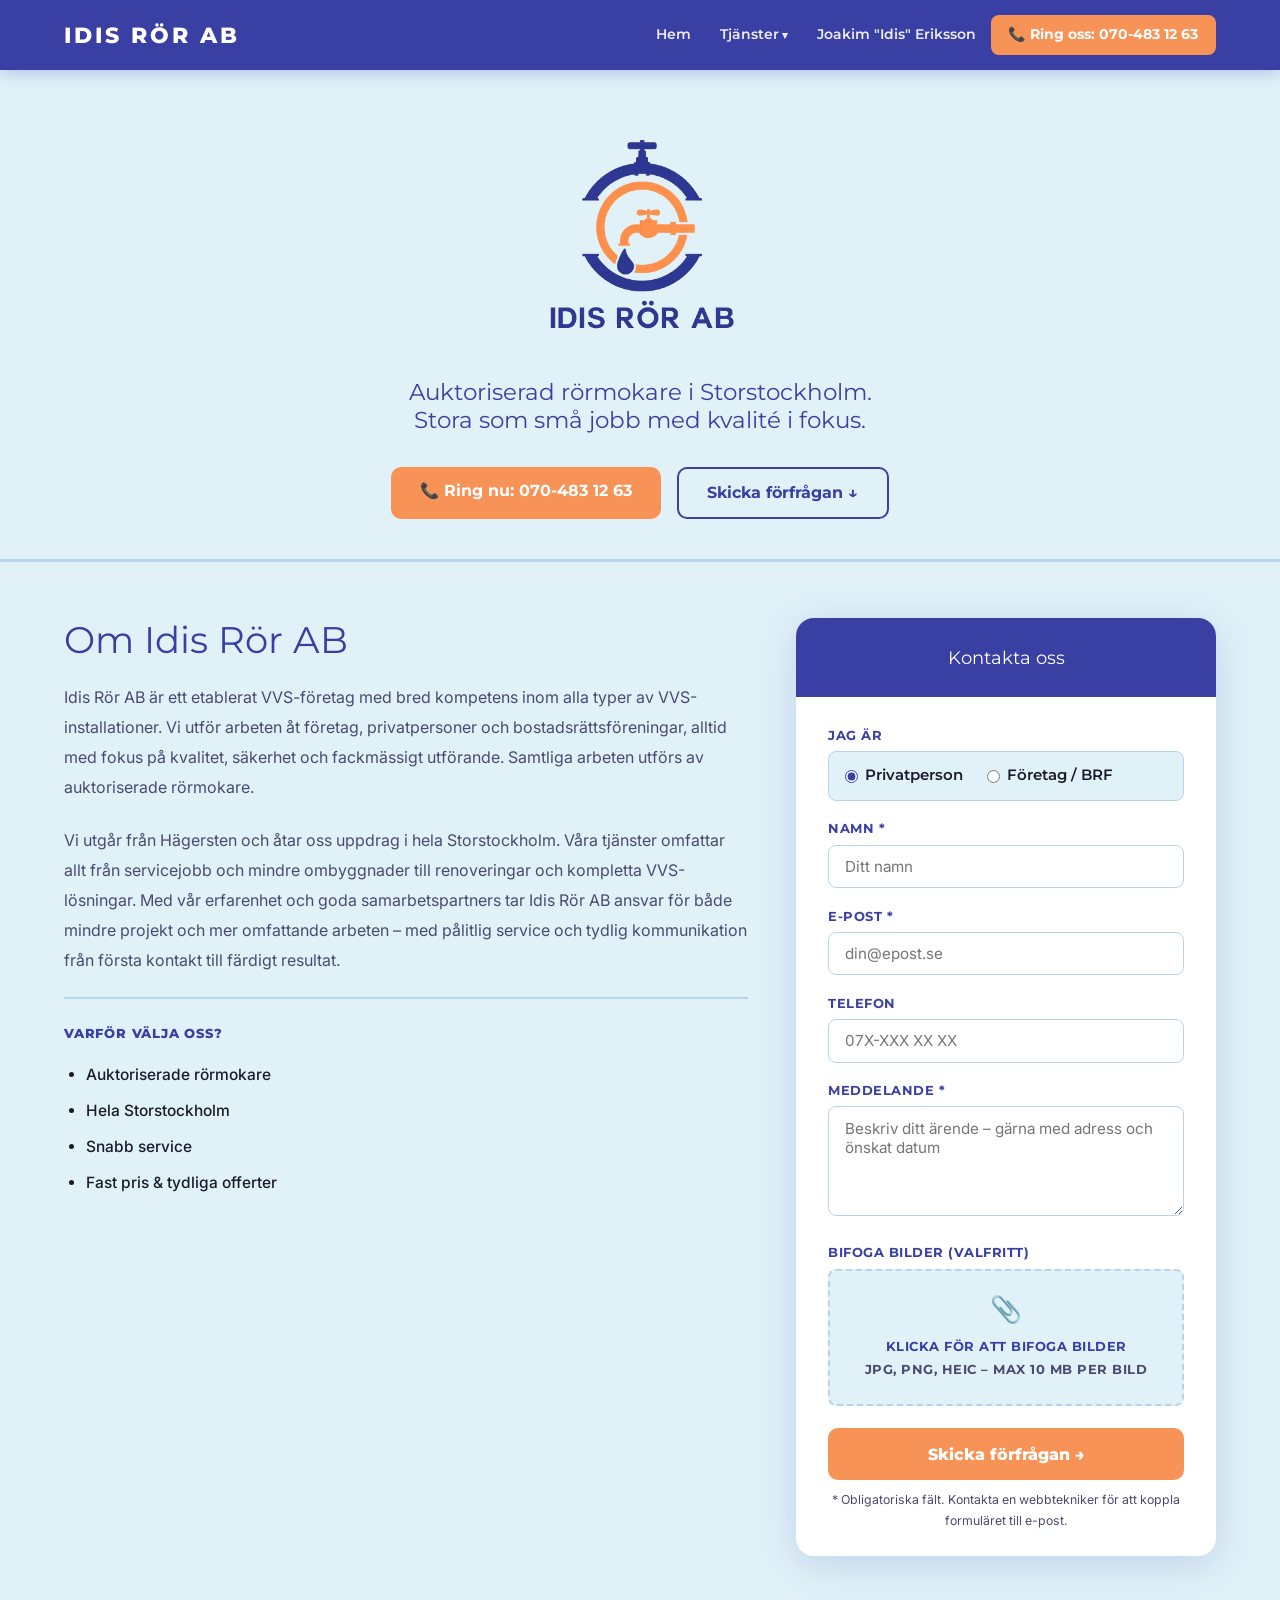
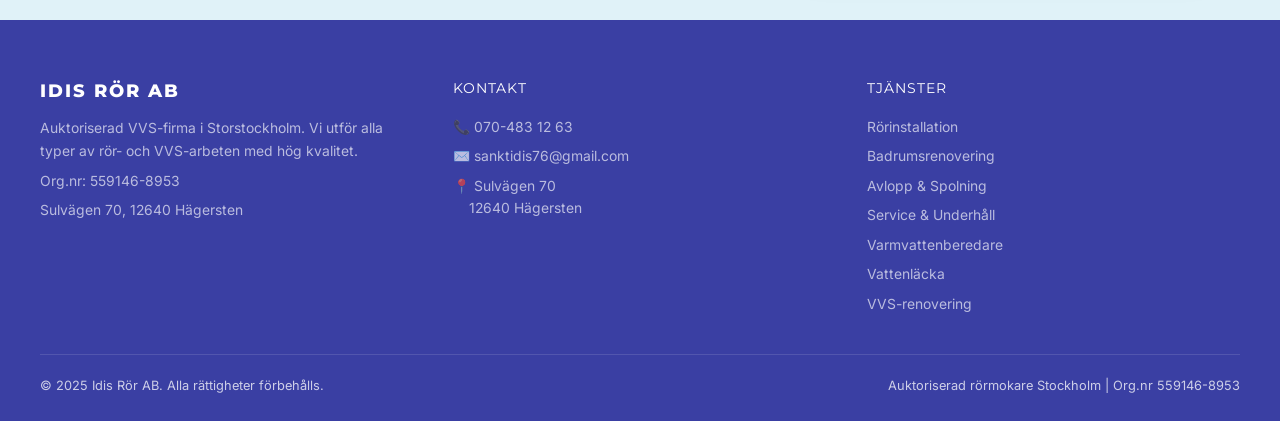
<file: index.html>
<!DOCTYPE html>
<html lang="sv">
<head>

<!-- ================================================================
  IDIS RÖR AB – WEBBSIDA
  ================================================================

  ╔══════════════════════════════════════════════════════════════╗
  ║  ÄNDRA KONTAKTUPPGIFTER HÄR                                 ║
  ╚══════════════════════════════════════════════════════════════╝

  TELEFON:          0704831263
  TELEFON DISPLAY:  070-483 12 63
  E-POST:           sanktidis76@gmail.com
  GATUADRESS:       Sulvägen 70
  POSTNR & ORT:     12640 Hägersten
  ORGANISATIONSNR:  559146-8953
  WEBBPLATS:        https://www.idisror.se/

================================================================ -->

  <meta charset="UTF-8">
  <meta name="viewport" content="width=device-width, initial-scale=1.0">

  <!-- SEO: Titel & beskrivning (startsida) -->
  <title>Rörmokare Stockholm – Idis Rör AB | VVS &amp; Rörinstallation</title>
  <meta name="description" content="Auktoriserad rörmokare i Stockholm. Idis Rör AB utför VVS, badrumsrenovering, rörinstallation och jour. Utgår från Hägersten – hela Storstockholm.">
  <meta name="keywords" content="rörmokare Stockholm, VVS Stockholm, rörinstallation, badrumsrenovering, avloppsrensning, rörjour, Idis Rör, VVS Hägersten">
  <meta name="robots" content="index, follow">
  <link rel="canonical" href="https://www.idisror.se/">
  <link rel="alternate" hreflang="sv-SE" href="https://www.idisror.se/">

  <!-- Open Graph -->
  <meta property="og:title" content="Rörmokare Stockholm – Idis Rör AB | VVS &amp; Rörinstallation">
  <meta property="og:description" content="Auktoriserad rörmokare i Stockholm. Idis Rör AB utför VVS, badrumsrenovering, rörinstallation och jour. Utgår från Hägersten – hela Storstockholm.">
  <meta property="og:type" content="website">
  <meta property="og:locale" content="sv_SE">
  <meta property="og:url" content="https://www.idisror.se/">

  <!-- Strukturerad data: LocalBusiness -->
  <script type="application/ld+json">
  {
    "@context": "https://schema.org",
    "@type": "Plumber",
    "name": "Idis Rör AB",
    "telephone": "0704831263",
    "email": "sanktidis76@gmail.com",
    "url": "https://www.idisror.se/",
    "logo": "https://www.idisror.se/idis_logo_transparent.png",
    "address": {
      "@type": "PostalAddress",
      "streetAddress": "Sulvägen 70",
      "postalCode": "12640",
      "addressLocality": "Hägersten",
      "addressCountry": "SE"
    },
    "areaServed": { "@type": "City", "name": "Stockholm" },
    "description": "Auktoriserad VVS-firma med bred kompetens. Rörinstallationer, badrumsrenoveringar, avloppsrensning, rörjour och mer.",
    "openingHoursSpecification": [{
      "@type": "OpeningHoursSpecification",
      "dayOfWeek": ["Monday","Tuesday","Wednesday","Thursday","Friday"],
      "opens": "07:00",
      "closes": "17:00"
    }],
    "identifier": {
      "@type": "PropertyValue",
      "name": "Organisationsnummer",
      "value": "559146-8953"
    }
  }
  </script>

  <!-- Typsnitt: Montserrat (rubriker) + Inter (brödtext) -->
  <link rel="preconnect" href="https://fonts.googleapis.com">
  <link rel="preconnect" href="https://fonts.gstatic.com" crossorigin>
  <link href="https://fonts.googleapis.com/css2?family=Montserrat:wght@400;600;700;800;900&family=Inter:wght@400;500;600&display=swap" rel="stylesheet">

  <style>
    /* ===== ÄNDRA HÄR – Designvariabler ===== */
    :root {
      --morkbla:   #3A3FA3;
      --orange:    #F79356;
      --ljusbla:   #E0F2F8;
      --vit:       #ffffff;
      --text-mork: #1a1a2e;
      --text-gra:  #4a4a70;
      --border:    #b8d4ec;
      --skugga-s:  0 2px 8px rgba(58,63,163,0.10);
      --skugga-m:  0 4px 20px rgba(58,63,163,0.14);
      --skugga-l:  0 8px 40px rgba(58,63,163,0.18);
      --radie:     10px;
    }

    /* ---- Reset & bas ---- */
    *, *::before, *::after { box-sizing: border-box; margin: 0; padding: 0; }
    html { scroll-behavior: smooth; }

    body {
      font-family: 'Inter', 'Segoe UI', Arial, sans-serif;
      color: var(--text-mork);
      background: var(--ljusbla);
      line-height: 1.7;
      font-size: 16px;
    }

    h1, h2, h3, h4 {
      font-family: 'Montserrat', 'Segoe UI', Arial, sans-serif;
      font-weight: 400;
    }

    /* ================================================================
       NAVIGERING
    ================================================================ */
    nav {
      background: var(--morkbla);
      position: sticky;
      top: 0;
      z-index: 500;
      box-shadow: 0 2px 16px rgba(58,63,163,0.3);
    }

    .nav-inner {
      max-width: 1200px;
      margin: 0 auto;
      padding: 0 1.5rem;
      display: flex;
      align-items: center;
      justify-content: space-between;
      height: 70px;
    }

    /* Logotyptext i nav */
    .nav-logo {
      font-family: 'Montserrat', sans-serif;
      font-size: 1.35rem;
      font-weight: 800;
      color: var(--vit);
      text-decoration: none;
      letter-spacing: 3px;
      white-space: nowrap;
      cursor: pointer;
    }

    /* Navigationslänkar */
    .nav-links {
      display: flex;
      align-items: center;
      gap: 0.1rem;
      list-style: none;
    }

    .nav-links > li > a,
    .nav-links > li > span {
      color: rgba(255,255,255,0.9);
      text-decoration: none;
      padding: 0.5rem 0.85rem;
      border-radius: 6px;
      font-size: 0.88rem;
      font-weight: 600;
      font-family: 'Montserrat', sans-serif;
      transition: background 0.2s;
      display: block;
      white-space: nowrap;
      cursor: pointer;
    }

    .nav-links > li > a:hover,
    .nav-links > li > span:hover { background: rgba(255,255,255,0.12); }

    /* Ring-knapp i nav */
    .nav-ring {
      background: var(--orange) !important;
      color: var(--vit) !important;
      border-radius: 8px !important;
      padding: 0.5rem 1.1rem !important;
      font-weight: 700 !important;
      text-decoration: none !important;
    }
    .nav-ring:hover { background: #e07840 !important; }

    /* Dropdown */
    .nav-dropdown { position: relative; }
    .nav-dropdown > span::after { content: ' ▾'; font-size: 0.7rem; }

    .dropdown-meny {
      display: none;
      position: absolute;
      top: calc(100% + 8px);
      left: 0;
      background: var(--vit);
      border-radius: var(--radie);
      box-shadow: var(--skugga-l);
      min-width: 240px;
      padding: 0.5rem 0;
      border: 1px solid var(--border);
      z-index: 600;
    }

    .dropdown-meny a {
      color: var(--text-mork) !important;
      padding: 0.58rem 1.3rem !important;
      font-size: 0.87rem !important;
      font-weight: 500 !important;
      display: block;
      text-decoration: none;
      transition: background 0.15s;
    }

    .dropdown-meny a:hover {
      background: var(--ljusbla) !important;
      color: var(--morkbla) !important;
    }

    .nav-dropdown:hover .dropdown-meny,
    .nav-dropdown:focus-within .dropdown-meny { display: block; }

    /* Hamburgermeny */
    .hamburger {
      display: none;
      flex-direction: column;
      gap: 5px;
      background: none;
      border: none;
      cursor: pointer;
      padding: 0.4rem;
    }

    .hamburger span {
      display: block;
      width: 26px;
      height: 3px;
      background: var(--vit);
      border-radius: 2px;
    }

    /* ================================================================
       MOBIL STICKY RING-KNAPP (visas på mobil längst ner)
    ================================================================ */
    .mobil-ring {
      display: none;
      position: fixed;
      bottom: 0;
      left: 0;
      right: 0;
      z-index: 400;
      background: var(--orange);
      padding: 0.95rem 1.5rem;
      text-align: center;
      box-shadow: 0 -2px 16px rgba(247,147,86,0.4);
    }

    .mobil-ring a {
      color: var(--vit);
      font-weight: 800;
      font-size: 1.08rem;
      font-family: 'Montserrat', sans-serif;
      text-decoration: none;
      letter-spacing: 0.3px;
    }

    /* ================================================================
       SIDVISNING (SPA)
    ================================================================ */
    .page { display: none; }
    .page.active { display: block; }

    /* ================================================================
       HERO – STARTSIDA
    ================================================================ */
    .hero {
      background: var(--ljusbla);
      padding: 3rem 1.5rem 2.5rem;
      text-align: center;
      border-bottom: 3px solid var(--border);
    }

    .hero-logo {
      max-width: 280px;
      width: 80%;
      display: block;
      margin: 0 auto 1.5rem;
    }

    .hero h1 {
      font-size: clamp(1.6rem, 3.5vw, 2.4rem);
      color: var(--morkbla);
      margin-bottom: 0.75rem;
      line-height: 1.2;
    }

    .hero-sub {
      font-size: clamp(1.03rem, 2.19vw, 1.44rem);
      color: var(--morkbla);
      line-height: 1.2;
      max-width: 700px;
      margin: 0 auto 2rem;
      font-family: 'Montserrat', sans-serif;
    }

    .hero-btns {
      display: flex;
      gap: 1rem;
      justify-content: center;
      flex-wrap: wrap;
    }

    /* ================================================================
       KNAPPAR
    ================================================================ */
    .btn {
      display: inline-block;
      padding: 0.85rem 1.8rem;
      border-radius: var(--radie);
      font-size: 0.97rem;
      font-weight: 700;
      font-family: 'Montserrat', sans-serif;
      text-decoration: none;
      transition: transform 0.15s, box-shadow 0.15s, background 0.2s;
      cursor: pointer;
      border: none;
      line-height: 1.4;
    }

    .btn:hover { transform: translateY(-2px); box-shadow: var(--skugga-m); }
    .btn-orange { background: var(--orange); color: var(--vit); }
    .btn-orange:hover { background: #e07840; }
    .btn-blue { background: var(--morkbla); color: var(--vit); }
    .btn-blue:hover { background: #2d3291; }
    .btn-outline { background: transparent; color: var(--morkbla); border: 2px solid var(--morkbla); }
    .btn-outline:hover { background: var(--morkbla); color: var(--vit); }

    /* ================================================================
       TVÅKOLUMNSLAYOUT (startsida + tjänstesidor)
    ================================================================ */
    .tva-kolumner {
      max-width: 1200px;
      margin: 0 auto;
      padding: 3.5rem 1.5rem 4rem;
      display: grid;
      grid-template-columns: 1fr 420px;
      gap: 3rem;
      align-items: start;
    }

    /* Vänster: textkolumn */
    .text-kolumn h1 {
      font-size: clamp(1.65rem, 3.5vw, 2.3rem);
      color: var(--morkbla);
      margin-bottom: 1.2rem;
      line-height: 1.2;
    }

    .text-kolumn p {
      color: var(--text-gra);
      line-height: 1.88;
      margin-bottom: 1.4rem;
      font-size: 1rem;
    }

    /* USP-lista */
    .usp-rubrik {
      display: block;
      font-size: 0.8rem;
      font-weight: 800;
      font-family: 'Montserrat', sans-serif;
      color: var(--morkbla);
      text-transform: uppercase;
      letter-spacing: 0.8px;
      margin-bottom: 0.75rem;
      padding-top: 1.5rem;
      border-top: 2px solid var(--border);
    }

    .usp-lista {
      list-style: disc;
      padding-left: 1.4rem;
      margin: 0 0 1.5rem;
    }

    .usp-lista li {
      padding: 0.3rem 0;
      color: var(--text-mork);
      font-size: 0.97rem;
      font-weight: 500;
    }

    /* "Varför välja oss"-kort */
    .vfo-grid {
      display: grid;
      grid-template-columns: 1fr 1fr;
      gap: 0.85rem;
      margin-top: 1.5rem;
    }

    .vfo-kort {
      background: var(--vit);
      border: 1.5px solid var(--border);
      border-radius: var(--radie);
      padding: 1rem 1.1rem;
      display: flex;
      align-items: center;
      gap: 0.7rem;
    }

    .vfo-ikon { font-size: 1.5rem; flex-shrink: 0; }

    .vfo-kort strong {
      font-size: 0.86rem;
      font-weight: 700;
      color: var(--morkbla);
      font-family: 'Montserrat', sans-serif;
      display: block;
    }

    /* ================================================================
       KONTAKTFORMULÄR (höger kolumn)
    ================================================================ */
    .form-kolumn {
      background: var(--vit);
      border-radius: 18px;
      box-shadow: var(--skugga-l);
      overflow: hidden;
      position: sticky;
      top: 85px;
    }

    .form-header {
      background: var(--morkbla);
      padding: 1.5rem 2rem 1.25rem;
      text-align: center;
    }

    .form-header h2 {
      color: var(--vit);
      font-size: 1.15rem;
      margin-bottom: 0.2rem;
    }

    .form-header p {
      color: rgba(255,255,255,0.72);
      font-size: 0.84rem;
    }

    .form-body { padding: 1.75rem 2rem 1.5rem; }

    .form-grupp { margin-bottom: 1.1rem; }

    .form-grupp label {
      display: block;
      font-size: 0.79rem;
      font-weight: 700;
      font-family: 'Montserrat', sans-serif;
      color: var(--morkbla);
      margin-bottom: 0.3rem;
      text-transform: uppercase;
      letter-spacing: 0.5px;
    }

    .form-grupp input,
    .form-grupp textarea {
      width: 100%;
      padding: 0.7rem 1rem;
      border: 1.5px solid var(--border);
      border-radius: 8px;
      font-size: 0.95rem;
      font-family: 'Inter', sans-serif;
      color: var(--text-mork);
      background: var(--vit);
      transition: border-color 0.2s, box-shadow 0.2s;
    }

    .form-grupp input:focus,
    .form-grupp textarea:focus {
      outline: none;
      border-color: var(--morkbla);
      box-shadow: 0 0 0 3px rgba(58,63,163,0.13);
    }

    .form-grupp textarea { resize: vertical; min-height: 110px; }

    /* Kundtyp radio */
    .kundtyp-rad {
      display: flex;
      gap: 1.5rem;
      background: var(--ljusbla);
      border: 1.5px solid var(--border);
      border-radius: 8px;
      padding: 0.7rem 1rem;
      flex-wrap: wrap;
    }

    .kundtyp-rad label {
      display: flex;
      align-items: center;
      gap: 0.45rem;
      font-size: 0.93rem;
      font-weight: 600;
      color: var(--text-mork);
      text-transform: none;
      letter-spacing: 0;
      cursor: pointer;
      margin-bottom: 0;
    }

    .kundtyp-rad input[type="radio"] { width: auto; accent-color: var(--morkbla); }

    /* Filuppladdning */
    .fil-upload {
      border: 2px dashed var(--border);
      border-radius: 8px;
      padding: 1rem;
      text-align: center;
      background: var(--ljusbla);
      transition: border-color 0.2s, background 0.2s;
    }

    .fil-upload:hover { border-color: var(--morkbla); background: rgba(224,242,248,0.6); }
    .fil-upload input[type="file"] { display: none; }
    .fil-upload-label { cursor: pointer; display: block; }
    .fil-ikon { font-size: 1.6rem; display: block; margin-bottom: 0.3rem; }
    .fil-text { font-size: 0.84rem; color: var(--text-gra); }
    .fil-text strong { color: var(--morkbla); }
    .fil-namn { font-size: 0.8rem; color: var(--morkbla); margin-top: 0.45rem; font-weight: 600; }

    /* Skicka-knapp */
    .form-skicka {
      width: 100%;
      padding: 1rem;
      background: var(--orange);
      color: var(--vit);
      border: none;
      border-radius: var(--radie);
      font-size: 1.03rem;
      font-weight: 800;
      font-family: 'Montserrat', sans-serif;
      cursor: pointer;
      transition: background 0.2s, transform 0.15s;
      margin-top: 0.3rem;
    }

    .form-skicka:hover { background: #e07840; transform: translateY(-2px); }

    .form-info {
      font-size: 0.77rem;
      color: var(--text-gra);
      text-align: center;
      margin-top: 0.6rem;
    }

    /* ================================================================
       SEKTIONSRUBRIK (gemensam)
    ================================================================ */
    .sek-rubrik {
      text-align: center;
      margin-bottom: 2.5rem;
    }

    .sek-rubrik h2 {
      font-size: clamp(1.4rem, 3vw, 1.9rem);
      color: var(--morkbla);
      margin-bottom: 0.35rem;
    }

    .sek-rubrik p { color: var(--text-gra); font-size: 0.97rem; }

    .understreck {
      display: block;
      width: 52px;
      height: 4px;
      background: var(--orange);
      border-radius: 2px;
      margin: 0.5rem auto 0;
    }

    /* ================================================================
       TJÄNSTEKORT-GRID (startsida)
    ================================================================ */
    .tjanst-grid-sek {
      background: var(--vit);
      padding: 4.5rem 1.5rem;
    }

    .tjanst-grid {
      max-width: 1200px;
      margin: 0 auto;
      display: grid;
      grid-template-columns: repeat(3, 1fr);
      gap: 1.25rem;
    }

    .tjanst-kort {
      background: var(--ljusbla);
      border: 1.5px solid var(--border);
      border-radius: 14px;
      padding: 1.75rem 1.5rem;
      text-decoration: none;
      color: var(--text-mork);
      transition: box-shadow 0.2s, transform 0.2s, background 0.2s, border-color 0.2s;
      display: block;
      cursor: pointer;
    }

    .tjanst-kort:hover {
      box-shadow: var(--skugga-m);
      transform: translateY(-4px);
      background: var(--vit);
      border-color: var(--orange);
    }

    .tjanst-ikon { font-size: 2.2rem; display: block; margin-bottom: 0.75rem; }

    .tjanst-kort h3 {
      font-size: 1rem;
      color: var(--morkbla);
      margin-bottom: 0.4rem;
    }

    .tjanst-kort p {
      font-size: 0.85rem;
      color: var(--text-gra);
      line-height: 1.55;
      margin-bottom: 0.75rem;
    }

    .las-mer {
      font-size: 0.85rem;
      color: var(--orange);
      font-weight: 700;
      font-family: 'Montserrat', sans-serif;
    }

    /* ================================================================
       VITTNESMÅL
    ================================================================ */
    .vittnesmaal-sek {
      background: var(--ljusbla);
      padding: 4.5rem 1.5rem;
    }

    .vittnesmaal-grid {
      max-width: 1100px;
      margin: 0 auto;
      display: grid;
      grid-template-columns: repeat(3, 1fr);
      gap: 1.5rem;
    }

    .vittnesmaal-kort {
      background: var(--vit);
      border-radius: 14px;
      padding: 1.75rem;
      box-shadow: var(--skugga-s);
      border-left: 4px solid var(--orange);
    }

    .stjarnckor { color: var(--orange); font-size: 1rem; margin-bottom: 0.6rem; }

    .vittnesmaal-text {
      font-style: italic;
      color: var(--text-gra);
      font-size: 0.95rem;
      line-height: 1.7;
      margin-bottom: 1rem;
    }

    .vittnesmaal-namn {
      font-weight: 700;
      font-family: 'Montserrat', sans-serif;
      color: var(--morkbla);
      font-size: 0.88rem;
    }

    /* ================================================================
       FÖRTROENDESIGNALER
    ================================================================ */
    .fortroende-sek {
      background: var(--vit);
      padding: 2.25rem 1.5rem;
      border-top: 2px solid var(--border);
    }

    .fortroende-inner {
      max-width: 900px;
      margin: 0 auto;
      display: flex;
      align-items: center;
      justify-content: center;
      gap: 2.5rem;
      flex-wrap: wrap;
    }

    .fortroende-item {
      display: flex;
      align-items: center;
      gap: 0.55rem;
      color: var(--text-gra);
      font-size: 0.9rem;
      font-weight: 600;
      font-family: 'Montserrat', sans-serif;
    }

    .fortroende-item .f-ikon { font-size: 1.5rem; }

    /* ================================================================
       BREADCRUMB
    ================================================================ */
    .breadcrumb {
      padding: 0.75rem 1.5rem;
      background: var(--vit);
      border-bottom: 1px solid var(--border);
      font-size: 0.83rem;
      color: var(--text-gra);
    }

    .breadcrumb a {
      color: var(--morkbla);
      text-decoration: none;
      font-weight: 600;
      cursor: pointer;
    }

    .breadcrumb a:hover { text-decoration: underline; }

    /* ================================================================
       TJÄNSTESIDA HERO-BILD
    ================================================================ */
    .tjanst-hero-bild {
      width: 100%;
      height: 400px;
      object-fit: cover;
      display: block;
    }

    /* ================================================================
       BOKSIDA – höger kolumn
    ================================================================ */
    .bok-bild-wrapper {
      background: var(--vit);
      border-radius: 18px;
      box-shadow: var(--skugga-l);
      padding: 2rem;
      text-align: center;
      position: sticky;
      top: 85px;
    }

    .bok-bild {
      width: 100%;
      max-width: 300px;
      display: block;
      border-radius: 12px;
      box-shadow: var(--skugga-m);
      margin: 0 auto 1.5rem;
    }

    /* ================================================================
       SIDFOT
    ================================================================ */
    footer {
      background: var(--morkbla);
      color: rgba(255,255,255,0.75);
      padding: 3.5rem 1.5rem 1.5rem;
    }

    .footer-inner {
      max-width: 1200px;
      margin: 0 auto;
      display: grid;
      grid-template-columns: 1fr 1fr 1fr;
      gap: 2.5rem;
      margin-bottom: 2rem;
    }

    .footer-logo-text {
      font-family: 'Montserrat', sans-serif;
      font-size: 1.1rem;
      font-weight: 800;
      color: var(--vit);
      letter-spacing: 2px;
      display: block;
      margin-bottom: 0.75rem;
    }

    .footer-kolumn h4 {
      color: var(--vit);
      font-size: 0.9rem;
      margin-bottom: 1rem;
      text-transform: uppercase;
      letter-spacing: 1px;
      font-family: 'Montserrat', sans-serif;
    }

    .footer-kolumn p,
    .footer-kolumn a {
      font-size: 0.87rem;
      color: rgba(255,255,255,0.65);
      text-decoration: none;
      display: block;
      margin-bottom: 0.45rem;
      line-height: 1.6;
      cursor: pointer;
    }

    .footer-kolumn a:hover { color: var(--orange); }

    .footer-bottom {
      max-width: 1200px;
      margin: 0 auto;
      border-top: 1px solid rgba(255,255,255,0.12);
      padding-top: 1.25rem;
      display: flex;
      justify-content: space-between;
      font-size: 0.8rem;
      flex-wrap: wrap;
      gap: 0.4rem;
    }

    /* ================================================================
       RESPONSIV DESIGN
    ================================================================ */
    @media (max-width: 800px) {
      /* Hamburgermeny */
      .hamburger { display: flex; }

      .nav-links {
        display: none;
        position: absolute;
        top: 70px;
        left: 0;
        right: 0;
        background: var(--morkbla);
        flex-direction: column;
        align-items: stretch;
        padding: 0.75rem 1.25rem 1.5rem;
        gap: 0.1rem;
        box-shadow: 0 8px 20px rgba(0,0,0,0.25);
        z-index: 499;
      }

      .nav-links.open { display: flex; }

      .nav-links > li > a,
      .nav-links > li > span { white-space: normal; }

      /* Dropdown mobil */
      .dropdown-meny {
        position: static;
        box-shadow: none;
        background: rgba(255,255,255,0.08);
        border: none;
        border-radius: 6px;
        margin-top: 0.15rem;
        padding: 0.25rem 0 0.25rem 0.75rem;
        display: none;
      }

      .nav-dropdown.open .dropdown-meny { display: block; }

      .dropdown-meny a {
        color: rgba(255,255,255,0.82) !important;
        font-size: 0.85rem !important;
        padding: 0.45rem 0.75rem !important;
      }

      .dropdown-meny a:hover {
        background: rgba(255,255,255,0.1) !important;
        color: var(--vit) !important;
      }

      /* Dölj ring-knapp i nav på mobil – visas i sticky istället */
      .nav-ring-wrapper { display: none; }

      /* Visa mobil sticky knapp */
      .mobil-ring { display: block; }
      body { padding-bottom: 64px; }

      /* Tvåkolumner → enkolumn */
      .tva-kolumner {
        grid-template-columns: 1fr;
        padding: 2rem 1rem 3rem;
        gap: 2rem;
      }

      .form-kolumn { position: static; }
      .bok-bild-wrapper { position: static; }

      /* Tjänstegrid 2-kolumn på surfplatta */
      .tjanst-grid { grid-template-columns: repeat(2, 1fr); }

      /* Vittnesmål 1-kolumn */
      .vittnesmaal-grid { grid-template-columns: 1fr; }

      /* Footer 1-kolumn */
      .footer-inner { grid-template-columns: 1fr; }
      .footer-bottom { flex-direction: column; text-align: center; }

      /* Hero-bild tjänstesida kortare */
      .tjanst-hero-bild { height: 260px; }

      /* VFO-grid 1-kolumn */
      .vfo-grid { grid-template-columns: 1fr; }
    }

    @media (max-width: 580px) {
      .tjanst-grid { grid-template-columns: 1fr; }
      .tjanst-hero-bild { height: 200px; }
      .hero { padding: 2rem 1rem 2rem; }
      .vfo-grid { grid-template-columns: 1fr 1fr; }
      .fortroende-inner { gap: 1.5rem; }
    }
  </style>
</head>
<body>

<!-- ================================================================
     NAVIGERING
================================================================ -->
<nav aria-label="Huvudnavigering">
  <div class="nav-inner">
    <!-- Logotyp -->
    <span class="nav-logo" onclick="navigera('hem')" role="link" tabindex="0" aria-label="Idis Rör AB – startsida">
      IDIS RÖR AB
    </span>

    <!-- Hamburgermeny (mobil) -->
    <button class="hamburger" aria-label="Öppna meny" onclick="toggleMeny()">
      <span></span><span></span><span></span>
    </button>

    <!-- Navigationslänkar -->
    <ul class="nav-links" id="nav-lista" role="menubar">

      <li role="none">
        <a href="#" onclick="navigera('hem'); return false;" role="menuitem">Hem</a>
      </li>

      <li class="nav-dropdown" role="none">
        <span onclick="toggleDropdown(this)" role="menuitem" aria-haspopup="true" tabindex="0">Tjänster</span>
        <div class="dropdown-meny" role="menu">
          <a href="#" onclick="navigera('rorinstallation'); return false;" role="menuitem">Rörinstallation</a>
          <a href="#" onclick="navigera('badrumsrenovering'); return false;" role="menuitem">Badrumsrenovering</a>
          <a href="#" onclick="navigera('avlopp-spolning'); return false;" role="menuitem">Avlopp &amp; Spolning</a>
          <a href="#" onclick="navigera('service-underhall'); return false;" role="menuitem">Service &amp; Underhåll</a>
          <a href="#" onclick="navigera('varmvattenberedare'); return false;" role="menuitem">Varmvattenberedare</a>
          <a href="#" onclick="navigera('vattenlacka'); return false;" role="menuitem">Vattenläcka</a>
          <a href="#" onclick="navigera('vvs-renovering'); return false;" role="menuitem">VVS-renovering</a>
        </div>
      </li>

      <li role="none">
        <a href="#" onclick="navigera('i-skuggan-av-slagen'); return false;" role="menuitem">Joakim "Idis" Eriksson</a>
      </li>

      <li class="nav-ring-wrapper" role="none">
        <a href="tel:0704831263" class="nav-ring" role="menuitem" aria-label="Ring Idis Rör AB">
          📞 Ring oss: 070-483 12 63
        </a>
      </li>

    </ul>
  </div>
</nav>

<!-- ================================================================
     MOBIL STICKY RING-KNAPP
================================================================ -->
<div class="mobil-ring" aria-label="Ring oss direkt">
  <a href="tel:0704831263">📞 Ring oss: 070-483 12 63</a>
</div>


<!-- ================================================================
     KONTAKTFORMULÄR – MALL (klonas av JavaScript)
================================================================ -->
<template id="kontakt-mall">
  <div class="form-header">
    <h2>Kontakta oss</h2>
  </div>
  <div class="form-body">
    <form action="#" method="POST" enctype="multipart/form-data" onsubmit="return hanteraFormular(event)">

      <!-- Kundtyp -->
      <div class="form-grupp">
        <label>Jag är</label>
        <div class="kundtyp-rad">
          <label><input type="radio" name="kundtyp" value="privatperson" checked aria-label="Privatperson"> Privatperson</label>
          <label><input type="radio" name="kundtyp" value="foretag" aria-label="Företag eller BRF"> Företag / BRF</label>
        </div>
      </div>

      <!-- Namn -->
      <div class="form-grupp">
        <label for="f-namn">Namn *</label>
        <input type="text" id="f-namn" name="namn" placeholder="Ditt namn" required autocomplete="name" aria-required="true">
      </div>

      <!-- E-post -->
      <div class="form-grupp">
        <label for="f-epost">E-post *</label>
        <input type="email" id="f-epost" name="epost" placeholder="din@epost.se" required autocomplete="email" aria-required="true">
      </div>

      <!-- Telefon -->
      <div class="form-grupp">
        <label for="f-telefon">Telefon</label>
        <input type="tel" id="f-telefon" name="telefon" placeholder="07X-XXX XX XX" autocomplete="tel">
      </div>

      <!-- Meddelande -->
      <div class="form-grupp">
        <label for="f-meddelande">Meddelande *</label>
        <textarea id="f-meddelande" name="meddelande" placeholder="Beskriv ditt ärende – gärna med adress och önskat datum" required aria-required="true"></textarea>
      </div>

      <!-- Bilduppladdning -->
      <div class="form-grupp">
        <label>Bifoga bilder (valfritt)</label>
        <div class="fil-upload">
          <label class="fil-upload-label" aria-label="Klicka för att bifoga bilder">
            <span class="fil-ikon">📎</span>
            <span class="fil-text"><strong>Klicka för att bifoga bilder</strong><br>JPG, PNG, HEIC – max 10 MB per bild</span>
            <input type="file" name="bilder" accept="image/*" multiple onchange="visaFilnamn(this)" aria-label="Välj bilder att bifoga">
          </label>
          <div class="fil-namn" aria-live="polite"></div>
        </div>
      </div>

      <button type="submit" class="form-skicka">Skicka förfrågan &rarr;</button>
      <p class="form-info">* Obligatoriska fält. Kontakta en webbtekniker för att koppla formuläret till e-post.</p>
    </form>
  </div>
</template>


<!-- ================================================================
     STARTSIDA
================================================================ -->
<div id="page-hem" class="page active">

  <!-- HERO -->
  <header class="hero">
    <img
      src="idis_logo_transparent.png"
      alt="Idis Rör AB – Auktoriserad rörmokare Stockholm"
      class="hero-logo"
    >
    <p class="hero-sub">
      Auktoriserad rörmokare i Storstockholm.<br>Stora som små jobb med kvalité i fokus.
    </p>
    <div class="hero-btns">
      <a href="tel:0704831263" class="btn btn-orange" aria-label="Ring Idis Rör AB">📞 Ring nu: 070-483 12 63</a>
      <button onclick="scrollaTillFormular()" class="btn btn-outline">Skicka förfrågan ↓</button>
    </div>
  </header>

  <!-- TVÅKOLUMNSLAYOUT: TEXT + FORMULÄR -->
  <div class="tva-kolumner">

    <!-- Vänster: företagstext -->
    <div class="text-kolumn">
      <h1>Om Idis Rör AB</h1>
      <p>
        Idis Rör AB är ett etablerat VVS-företag med bred kompetens inom alla typer av
        VVS-installationer. Vi utför arbeten åt företag, privatpersoner och bostadsrättsföreningar,
        alltid med fokus på kvalitet, säkerhet och fackmässigt utförande. Samtliga arbeten utförs
        av auktoriserade rörmokare.
      </p>
      <p>
        Vi utgår från Hägersten och åtar oss uppdrag i hela Storstockholm. Våra tjänster
        omfattar allt från servicejobb och mindre ombyggnader till renoveringar och kompletta
        VVS-lösningar. Med vår erfarenhet och goda samarbetspartners tar Idis Rör AB ansvar
        för både mindre projekt och mer omfattande arbeten – med pålitlig service och tydlig
        kommunikation från första kontakt till färdigt resultat.
      </p>

      <!-- Varför välja oss -->
      <span class="usp-rubrik">Varför välja oss?</span>
      <ul class="usp-lista">
        <li>Auktoriserade rörmokare</li>
        <li>Hela Storstockholm</li>
        <li>Snabb service</li>
        <li>Fast pris &amp; tydliga offerter</li>
      </ul>
    </div>

    <!-- Höger: kontaktformulär (injiceras av JS) -->
    <div id="hem-formular-plats" class="form-kolumn"></div>

  </div><!-- /tva-kolumner -->


</div><!-- /page-hem -->


<!-- ================================================================
     TJÄNSTESIDA: BADRUMSRENOVERING
================================================================ -->
<div id="page-badrumsrenovering" class="page">
  <div class="breadcrumb">
    <a href="#" onclick="navigera('hem'); return false;">Hem</a> › Badrumsrenovering
  </div>

  <img
    class="tjanst-hero-bild"
    src="badrumsrenovering.jpg"
    alt="Badrumsrenovering Stockholm – Idis Rör AB"
    onerror="this.style.background='var(--ljusbla)';this.style.display='block'"
  >

  <div class="tva-kolumner">
    <div class="text-kolumn">
      <h1>Badrumsrenovering</h1>
      <p>
        En badrumsrenovering – eller badrumsombyggnad som det också kan kallas – är en av de mest
        lönsamma investeringarna du kan göra i din bostad. Utöver att öka boendekomforten höjer
        ett nyrenoverat badrum fastighetens värde och förbättrar funktionen i vardagen. Idis Rör AB
        utför kompletta badrumsrenoveringar med allt rörarbete fackmässigt utfört av auktoriserade
        rörmokare.
      </p>
      <p>
        Vi ansvarar för hela VVS-delen av din badrumsombyggnad: dragning av vatten- och
        avloppsledningar, installation av toalett, dusch, badkar och handfat, samt anslutning
        av blandare och armaturer. Vi samarbetar med pålitliga partners inom kakel, plattsättning
        och snickeri för att kunna erbjuda ett komplett renoveringspaket – ett rum, en koordinerad
        process.
      </p>
      <p>
        Oavsett om du vill modernisera ett äldre WC-rum, bygga om ett befintligt badrum eller
        skapa ett helt nytt utrymme hjälper vi dig från idé till färdigt resultat. Samtliga
        arbeten utförs enligt gällande byggregler och branschkrav. ROT-avdrag kan tillämpas
        för privatpersoner – vi hjälper dig med det praktiska.
      </p>

      <span class="usp-rubrik">Varför välja Idis Rör AB</span>
      <ul class="usp-lista">
        <li>Auktoriserade rörmokare med lång erfarenhet av badrumsrenovering</li>
        <li>Komplett installation: toalett, dusch, badkar, handfat och blandare</li>
        <li>Samarbetar med kakel-, plattsättnings- och snickerihantverkare</li>
        <li>Golvvärme och ventilationslösningar ingår vid behov</li>
        <li>ROT-avdrag kan tillämpas för privatpersoner</li>
        <li>Vi utgår från Hägersten – hela Storstockholm</li>
        <li>Kostnadsfri offert på plats</li>
      </ul>
    </div>

    <div class="form-kolumn tjanst-formular"></div>
  </div>
</div>


<!-- ================================================================
     TJÄNSTESIDA: RÖRINSTALLATION
================================================================ -->
<div id="page-rorinstallation" class="page">
  <div class="breadcrumb">
    <a href="#" onclick="navigera('hem'); return false;">Hem</a> › Rörinstallation
  </div>

  <img
    class="tjanst-hero-bild"
    src="r%C3%B6rinstallation.jpg"
    alt="Rörinstallation Stockholm – Idis Rör AB"
    onerror="this.style.background='var(--ljusbla)';this.style.display='block'"
  >

  <div class="tva-kolumner">
    <div class="text-kolumn">
      <h1>Rörinstallation</h1>
      <p>
        Rörinstallation – eller ledningsdragning och rörmontage som det också kallas – är
        grunden för ett fungerande VVS-system i alla typer av fastigheter. Oavsett om du
        bygger nytt, renoverar eller behöver byta ut gamla ledningar erbjuder Idis Rör AB
        professionell rördragning med hög kvalitet och lång hållbarhet.
      </p>
      <p>
        Vi utför installation av vatten-, avlopps- och värmerör för privatpersoner,
        bostadsrättsföreningar och företag i hela Storstockholm. Våra auktoriserade
        rörmokare arbetar med moderna material som PEX och koppar och anpassar alltid
        lösningen efter fastigheten och kundens behov. En korrekt utförd rörinstallation
        minskar risken för läckor, vattenskador och framtida kostsamma reparationer.
      </p>
      <p>
        Vi hjälper dig från planering till färdigt utförande – inklusive anslutning av
        vitvaror, sanitetsutrustning och radiatorer. Samtliga röranslutningar utförs
        enligt gällande branschstandard och krav från Boverket. Med Idis Rör AB som
        VVS-partner kan du känna dig trygg med att installationen håller under lång tid.
      </p>

      <span class="usp-rubrik">Varför välja Idis Rör AB</span>
      <ul class="usp-lista">
        <li>Auktoriserade rörmokare med lång erfarenhet</li>
        <li>Arbetar med PEX, koppar och moderna rörsystem</li>
        <li>Nyinstallation, ombyggnad och stambyte</li>
        <li>Anslutning av vitvaror, sanitetsutrustning och radiatorer</li>
        <li>Servar privatpersoner, BRF och företag</li>
        <li>ROT-avdrag kan tillämpas för privatpersoner</li>
        <li>Vi utgår från Hägersten – hela Storstockholm</li>
      </ul>
    </div>

    <div class="form-kolumn tjanst-formular"></div>
  </div>
</div>


<!-- ================================================================
     TJÄNSTESIDA: VATTENLÄCKA
================================================================ -->
<div id="page-vattenlacka" class="page">
  <div class="breadcrumb">
    <a href="#" onclick="navigera('hem'); return false;">Hem</a> › Vattenläcka
  </div>

  <img
    class="tjanst-hero-bild"
    src="vattenl%C3%A4cka.jpg"
    alt="Vattenläcka Stockholm – Idis Rör AB"
    onerror="this.style.background='var(--ljusbla)';this.style.display='block'"
  >

  <div class="tva-kolumner">
    <div class="text-kolumn">
      <h1>Vattenläcka</h1>
      <p>
        En akut rörstörning eller vattenläcka kan uppstå när som helst och orsaka allvarliga
        vattenskador på din bostad eller fastighet. Oavsett om det rör sig om ett droppande
        rör, en bruten ledning eller ett spräckt rör under golvet krävs snabb och kompetent
        hjälp. Idis Rör AB erbjuder snabb utryckning i hela Storstockholm.
      </p>
      <p>
        Vi lokaliserar och åtgärdar vattenintrång, rörskador och läckor snabbt och effektivt.
        Med modern utrustning kan vi hitta dolda vattenläckor utan onödig åverkan på din bostad.
        Vid akuta situationer – stäng av vattnet om möjligt och ring oss direkt på
        070-483 12 63, så skickar vi en rörmokare till dig snarast möjligt.
      </p>
      <p>
        Vi hjälper dig även med uppföljande reparationer och kontroller för att säkerställa
        att fastigheten inte tar mer skada. Tidigt ingripande vid en vattenskada är avgörande
        för att minimera kostnader och förhindra fuktskador och mögel på sikt.
      </p>

      <span class="usp-rubrik">Varför välja Idis Rör AB</span>
      <ul class="usp-lista">
        <li>Snabb utryckning vid akuta vattenläckor och rörstörningar</li>
        <li>Lokalisering av dolda läckor utan onödig rivning</li>
        <li>Reparation av spruckna, läckande och trasiga rör</li>
        <li>Uppföljande kontroller och skadeförebyggande åtgärder</li>
        <li>ROT-avdrag kan tillämpas för privatpersoner</li>
        <li>Vi utgår från Hägersten – hela Storstockholm</li>
      </ul>
    </div>

    <div class="form-kolumn tjanst-formular"></div>
  </div>
</div>


<!-- ================================================================
     TJÄNSTESIDA: AVLOPP & SPOLNING
================================================================ -->
<div id="page-avlopp-spolning" class="page">
  <div class="breadcrumb">
    <a href="#" onclick="navigera('hem'); return false;">Hem</a> › Avlopp &amp; Spolning
  </div>

  <img
    class="tjanst-hero-bild"
    src="avlopp%20%26%20spolning.jpg"
    alt="Avlopp och spolning Stockholm – Idis Rör AB"
    onerror="this.style.background='var(--ljusbla)';this.style.display='block'"
  >

  <div class="tva-kolumner">
    <div class="text-kolumn">
      <h1>Avlopp &amp; Spolning</h1>
      <p>
        Igentäppta avlopp och avloppsledningar är ett vanligt problem i svenska fastigheter
        och kan orsaka obehaglig lukt, översvämning och allvarliga vattenskador om det inte
        åtgärdas i tid. Idis Rör AB utför professionell avloppsrensning och ledningsspolning
        för privatpersoner, bostadsrättsföreningar och fastighetsägare i hela Storstockholm.
      </p>
      <p>
        Med modern högtrycksutrustning spolar vi igenom avloppsledningar, golvbrunnar och
        stammar effektivt och skonsamt. Avloppsspolning avlägsnar fett, hår, kalk och annat
        som fastnat i ledningarna och återställer flödet. Vid behov utför vi även rotfräsning
        när rötter trängt in i ledningssystemet.
      </p>
      <p>
        Vi erbjuder också TV-inspektion av ledningar för att kartlägga skick och identifiera
        problem utan grävning. Regelbunden avloppsspolning är ett enkelt och kostnadseffektivt
        sätt att undvika dyra akutinsatser.
      </p>

      <span class="usp-rubrik">Varför välja Idis Rör AB</span>
      <ul class="usp-lista">
        <li>Högtrycksspolning av avlopp, golvbrunnar och stammar</li>
        <li>Rotfräsning vid rotintrång i avloppsledningar</li>
        <li>TV-inspektion för kartläggning av ledningarnas skick</li>
        <li>Snabb utryckning vid akuta avloppsstopp</li>
        <li>Serviceavtal och förebyggande service för BRF och fastigheter</li>
        <li>Vi utgår från Hägersten – hela Storstockholm</li>
      </ul>
    </div>

    <div class="form-kolumn tjanst-formular"></div>
  </div>
</div>


<!-- ================================================================
     TJÄNSTESIDA: VARMVATTENBEREDARE
================================================================ -->
<div id="page-varmvattenberedare" class="page">
  <div class="breadcrumb">
    <a href="#" onclick="navigera('hem'); return false;">Hem</a> › Varmvattenberedare
  </div>

  <img
    class="tjanst-hero-bild"
    src="varmvattenberedare.jpg"
    alt="Varmvattenberedare Stockholm – Idis Rör AB"
    onerror="this.style.background='var(--ljusbla)';this.style.display='block'"
  >

  <div class="tva-kolumner">
    <div class="text-kolumn">
      <h1>Varmvattenberedare</h1>
      <p>
        Varmvattenberedaren – även kallad varmvattentank, boiler eller värmeberedare – är en
        av de viktigaste komponenterna i en fastighets VVS-system. När den slutar fungera
        påverkas hela hushållet direkt. Idis Rör AB hjälper dig med installation, byte och
        service av varmvattenberedare av alla fabrikat och storlekar.
      </p>
      <p>
        Vi installerar elektriska varmvattenberedare, varmvattenberedare med värmepump och
        genomströmningsvärmare. Vi utför också anslutningar mot fjärrvärme och hjälper dig
        välja rätt system baserat på hushållets behov, bostadens storlek och dina önskemål.
        En korrekt installerad värmeberedare ger bättre energieffektivitet och förlängd
        livslängd.
      </p>
      <p>
        Utöver nyinstallation erbjuder vi felsökning och löpande service av befintliga
        varmvattenberedare. Ofta kan ett serviceproblem åtgärdas utan att hela enheten
        behöver bytas ut. Våra auktoriserade rörmokare ger dig en ärlig bedömning och
        rekommenderar den bästa lösningen för din situation.
      </p>

      <span class="usp-rubrik">Varför välja Idis Rör AB</span>
      <ul class="usp-lista">
        <li>Installation av alla typer av varmvattenberedare och boilers</li>
        <li>Anslutning mot fjärrvärme och värmepump</li>
        <li>Felsökning och service av befintliga system</li>
        <li>Oberoende rådgivning om bästa lösning för ditt hushåll</li>
        <li>Snabb utryckning vid akut haveri</li>
        <li>ROT-avdrag kan tillämpas för privatpersoner</li>
        <li>Vi utgår från Hägersten – hela Storstockholm</li>
      </ul>
    </div>

    <div class="form-kolumn tjanst-formular"></div>
  </div>
</div>


<!-- ================================================================
     TJÄNSTESIDA: SERVICE & UNDERHÅLL
================================================================ -->
<div id="page-service-underhall" class="page">
  <div class="breadcrumb">
    <a href="#" onclick="navigera('hem'); return false;">Hem</a> › Service &amp; Underhåll
  </div>

  <img
    class="tjanst-hero-bild"
    src="service%20och%20underh%C3%A5ll.jpg"
    alt="Service och underhåll Stockholm – Idis Rör AB"
    onerror="this.style.background='var(--ljusbla)';this.style.display='block'"
  >

  <div class="tva-kolumner">
    <div class="text-kolumn">
      <h1>Service &amp; Underhåll</h1>
      <p>
        Regelbunden VVS-service och planerat underhåll av rör och installationer är nyckeln
        till ett tryggt och fungerande fastighetssystem. Idis Rör AB erbjuder professionell
        fastighetsservice och underhållsjobb för privatpersoner, bostadsrättsföreningar och
        fastighetsägare i hela Storstockholm.
      </p>
      <p>
        Genom att investera i löpande underhåll och rondering av dina VVS-installationer
        förebygger du kostsamma akutinsatser och förlänger livslängden på rör, kranar,
        blandare och varmvattensystem. Vår VVS-service innefattar allt från byte av slitna
        packningar och tätningar till kontroll av värmesystem, radiatorer och
        varmvattenberedare.
      </p>
      <p>
        Vi erbjuder serviceavtal anpassade för fastigheter och BRF:er som söker en pålitlig
        VVS-partner för löpande underhåll. Med fasta servicetillfällen och tydlig
        rapportering håller du koll på dina installationer utan bekymmer.
      </p>

      <span class="usp-rubrik">Varför välja Idis Rör AB</span>
      <ul class="usp-lista">
        <li>Serviceavtal för fastigheter och bostadsrättsföreningar</li>
        <li>Kontroll av värmesystem, radiatorer och rördragningar</li>
        <li>Byte av packningar, tätningar och slitdelar</li>
        <li>Underhåll av varmvattenberedare och cirkulationspumpar</li>
        <li>Tydlig rapportering och fast serviceplan</li>
        <li>ROT-avdrag kan tillämpas för privatpersoner</li>
        <li>Vi utgår från Hägersten – hela Storstockholm</li>
      </ul>
    </div>

    <div class="form-kolumn tjanst-formular"></div>
  </div>
</div>


<!-- ================================================================
     TJÄNSTESIDA: VVS-RENOVERING
================================================================ -->
<div id="page-vvs-renovering" class="page">
  <div class="breadcrumb">
    <a href="#" onclick="navigera('hem'); return false;">Hem</a> › VVS-renovering
  </div>

  <img
    class="tjanst-hero-bild"
    src="vvs%20renovering.jpg"
    alt="VVS-renovering Stockholm – Idis Rör AB"
    onerror="this.style.background='var(--ljusbla)';this.style.display='block'"
  >

  <div class="tva-kolumner">
    <div class="text-kolumn">
      <h1>VVS-renovering</h1>
      <p>
        VVS-renovering innefattar allt från stambyten och ledningsbyten till kompletta
        VVS-ombyggnader av fastigheter. Det är ett arbete som kräver erfarenhet, noggrannhet
        och rätt kompetens. Idis Rör AB tar ansvar för VVS-renoveringar i alla storlekar –
        från enstaka badrumsombyggnader till storskaliga stambyten i flerbostadshus.
      </p>
      <p>
        Ett stambyte innebär att befintliga vatten- och avloppsstammar byts ut mot nya
        ledningar, vilket är nödvändigt i äldre fastigheter där rören nått sin tekniska
        livslängd. En VVS-uppgradering av det här slaget är ett av de viktigaste
        underhållsprojekten en bostadsrättsförening eller fastighetsägare kan genomföra –
        det skyddar mot framtida vattenskador och ökar fastighetens värde på lång sikt.
      </p>
      <p>
        Vi samarbetar med arkitekter, byggledare och andra hantverkare för att säkerställa
        ett smidigt projektgenomförande. Med Idis Rör AB som VVS-partner får du en tydlig
        projektplan, löpande kommunikation och ett fackmässigt utfört resultat.
      </p>

      <span class="usp-rubrik">Varför välja Idis Rör AB</span>
      <ul class="usp-lista">
        <li>Stambyten i flerbostadshus och villor</li>
        <li>Komplett VVS-ombyggnad av fastigheter</li>
        <li>Projektering och teknisk rådgivning</li>
        <li>Samarbetar med arkitekter och byggledare</li>
        <li>ROT-avdrag kan tillämpas för privatpersoner</li>
        <li>Kostnadsfri besiktning och offert för större projekt</li>
        <li>Vi utgår från Hägersten – hela Storstockholm</li>
      </ul>
    </div>

    <div class="form-kolumn tjanst-formular"></div>
  </div>
</div>


<!-- ================================================================
     SIDA: I SKUGGAN AV SLAGEN
================================================================ -->
<div id="page-i-skuggan-av-slagen" class="page">
  <div class="breadcrumb">
    <a href="#" onclick="navigera('hem'); return false;">Hem</a> › I skuggan av slagen
  </div>

  <img
    class="tjanst-hero-bild"
    src="stockholm.jpg"
    alt="Stockholm – bakgrund till boken I skuggan av slagen"
    onerror="this.style.background='var(--ljusbla)';this.style.display='block'"
  >

  <div class="tva-kolumner">

    <!-- Vänster: boktext -->
    <div class="text-kolumn">
      <h1>Joakim "Idis" Eriksson</h1>

      <p>
        Bakom Idis Rör AB står Joakim "Idis" Eriksson. Förutom att driva rörfirma är han
        även utbildad behandlingsassistent och beroendeterapeut. Vägen fram till att i dag
        driva eget företag har dock varit lång och kantad av utmaningar – något han själv
        berättar om i sin uppmärksammade självbiografi <em>I skuggan av slagen</em>.
      </p>

      <span class="usp-rubrik">Om boken</span>

      <p>
        Stockholms Stadion, tidigt 90-tal. I klacken kokar känslorna över under Djurgårdens
        hemmamatcher – men det är utanför arenan som den riktiga drabbningen väntar. För
        15-åriga Joakim blir det första mötet med våldet som att hitta hem.
      </p>
      <p>
        Han finner snabbt gemenskapen i Blue Saints hårdaste kärna och blir del av ett
        brödraskap där lojalitet och förmågan att aldrig backa väger tyngre än allt annat.
        Tillsammans reser de varthän Djurgården spelar i jakt på nästa box, nästa kravall.
        Genom att låta sina knytnävar tala blir Idis ett fruktat namn bland landets ligister
        och ledare för DFG (Djurgårdens Fina Grabbar). Men varje seger har sitt pris, och i
        skuggan av slagen tornar konsekvenserna upp sig: vänner som dör, missbruk,
        fängelsedomar och trasiga relationer. Till slut står Idis på ruinens brant – ärrad,
        skuldsatt och hemlös.
      </p>
      <p>
        <em>I skuggan av slagen</em> är en brutal skildring av en pojke från Rissne som
        blev en av landets mest fruktade huliganledare. Det är en explosiv berättelse om
        svensk firmakultur och en resa in i våldets psykologi, adrenalinet och de slutna
        sällskapens spelregler.
      </p>
    </div>

    <!-- Höger: bokbild + köp-knapp -->
    <div class="bok-bild-wrapper">
      <img
        src="i%20skuggan%20av%20slagen.jpeg"
        alt="I skuggan av slagen – omslag"
        class="bok-bild"
      >
      <a
        href="https://mondial.se/products/idis-bok"
        target="_blank"
        rel="noopener noreferrer"
        class="btn btn-orange"
        style="width:100%; display:block; text-align:center;"
        aria-label="Köp boken I skuggan av slagen hos Mondial förlag"
      >
        Köp boken &rarr;
      </a>
      <p style="font-size:0.82rem; color:var(--text-gra); margin-top:0.75rem; text-align:center;">
        Beställ hos Mondial förlag.<br>En berättelse som stannar kvar.
      </p>
    </div>

  </div>
</div>


<!-- ================================================================
     SIDFOT
================================================================ -->
<footer>
  <div class="footer-inner">

    <!-- Kolumn 1: Företagsinfo -->
    <div class="footer-kolumn">
      <span class="footer-logo-text">IDIS RÖR AB</span>
      <p>Auktoriserad VVS-firma i Storstockholm. Vi utför alla typer av rör- och VVS-arbeten med hög kvalitet.</p>
      <p style="margin-top:0.5rem;">Org.nr: 559146-8953</p>
      <p>Sulvägen 70, 12640 Hägersten</p>
    </div>

    <!-- Kolumn 2: Kontakt -->
    <div class="footer-kolumn">
      <h4>Kontakt</h4>
      <a href="tel:0704831263" aria-label="Ring Idis Rör AB">📞 070-483 12 63</a>
      <a href="mailto:sanktidis76@gmail.com" aria-label="Skicka e-post till Idis Rör AB">✉️ sanktidis76@gmail.com</a>
      <p itemscope itemtype="https://schema.org/PostalAddress">
        📍 <span itemprop="streetAddress">Sulvägen 70</span><br>
        &nbsp;&nbsp;&nbsp;&nbsp;<span itemprop="postalCode">12640</span>
        <span itemprop="addressLocality"> Hägersten</span>
      </p>
    </div>

    <!-- Kolumn 3: Snabblänkar -->
    <div class="footer-kolumn">
      <h4>Tjänster</h4>
      <a href="#" onclick="navigera('rorinstallation'); return false;">Rörinstallation</a>
      <a href="#" onclick="navigera('badrumsrenovering'); return false;">Badrumsrenovering</a>
      <a href="#" onclick="navigera('avlopp-spolning'); return false;">Avlopp &amp; Spolning</a>
      <a href="#" onclick="navigera('service-underhall'); return false;">Service &amp; Underhåll</a>
      <a href="#" onclick="navigera('varmvattenberedare'); return false;">Varmvattenberedare</a>
      <a href="#" onclick="navigera('vattenlacka'); return false;">Vattenläcka</a>
      <a href="#" onclick="navigera('vvs-renovering'); return false;">VVS-renovering</a>
    </div>

  </div>

  <div class="footer-bottom">
    <span>&copy; 2025 Idis Rör AB. Alla rättigheter förbehålls.</span>
    <span>Auktoriserad rörmokare Stockholm | Org.nr 559146-8953</span>
  </div>
</footer>


<!-- ================================================================
     JAVASCRIPT – Navigation, formulär och interaktion
================================================================ -->
<script>
/* ===== ÄNDRA HÄR – Sidtitlar och metabeskrivningar ===== */
  var SIDDATA = {
    'hem': {
      titel: 'Rörmokare Stockholm – Idis Rör AB | VVS & Rörinstallation',
      beskrivning: 'Auktoriserad rörmokare i Stockholm. Idis Rör AB utför VVS, badrumsrenovering, rörinstallation och jour. Utgår från Hägersten – hela Storstockholm.'
    },
    'rorinstallation': {
      titel: 'Rörinstallation Stockholm – Idis Rör AB',
      beskrivning: 'Auktoriserad rörinstallation i Stockholm. Idis Rör AB utför ledningsdragning, rörmontage och VVS-installationer för privatpersoner och företag.'
    },
    'badrumsrenovering': {
      titel: 'Badrumsrenovering Stockholm – Idis Rör AB',
      beskrivning: 'Professionell badrumsrenovering i Stockholm. Auktoriserade rörmokare utför komplett VVS-installation, badrumsombyggnad och kakelläggning. Ring 070-483 12 63.'
    },
    'avlopp-spolning': {
      titel: 'Avlopp & Spolning Stockholm – Idis Rör AB',
      beskrivning: 'Professionell avloppsspolning i Stockholm. Högtrycksspolning, rotfräsning och TV-inspektion. Idis Rör AB löser alla avloppsproblem snabbt.'
    },
    'service-underhall': {
      titel: 'Service & Underhåll Stockholm – Idis Rör AB',
      beskrivning: 'Professionell VVS-service och underhåll i Stockholm. Serviceavtal för fastigheter och BRF. Idis Rör AB – din pålitliga VVS-partner.'
    },
    'varmvattenberedare': {
      titel: 'Varmvattenberedare Stockholm – Idis Rör AB',
      beskrivning: 'Installation och service av varmvattenberedare i Stockholm. Idis Rör AB hjälper dig med byte, installation och felsökning. Ring för offert.'
    },
    'vattenlacka': {
      titel: 'Vattenläcka Stockholm – Idis Rör AB',
      beskrivning: 'Snabb hjälp vid vattenläcka i Stockholm. Idis Rör AB rycker ut snabbt vid akuta rörstörningar och vattenskador. Ring 070-483 12 63.'
    },
    'vvs-renovering': {
      titel: 'VVS-renovering Stockholm – Idis Rör AB',
      beskrivning: 'Professionell VVS-renovering och stambyte i Stockholm. Idis Rör AB utför kompletta VVS-ombyggnader för fastigheter och bostadsrättsföreningar.'
    },
    'i-skuggan-av-slagen': {
      titel: 'I skuggan av slagen – Joakim "Idis" Erikssons självbiografi',
      beskrivning: 'I skuggan av slagen är Joakim Erikssons självbiografi om firmakultur, fotboll och ett liv i Djurgårdens hårdaste kärna. Beställ hos Mondial förlag.'
    }
  };

  /* Injicera kontaktformulär från template */
  function injiceraFormular(element) {
    if (!element || element.querySelector('form')) return;
    var mall = document.getElementById('kontakt-mall');
    var klon = mall.content.cloneNode(true);
    element.appendChild(klon);
  }

  /* Navigera till en sida */
  function navigera(sida) {
    // Dölj alla sidor
    document.querySelectorAll('.page').forEach(function(p) {
      p.classList.remove('active');
    });

    // Visa rätt sida
    var el = document.getElementById('page-' + sida);
    if (!el) return false;
    el.classList.add('active');

    // Injicera formulär i tjänstesidor och startsida
    if (sida === 'hem') {
      injiceraFormular(document.getElementById('hem-formular-plats'));
    } else if (sida !== 'i-skuggan-av-slagen') {
      var formKol = el.querySelector('.tjanst-formular');
      if (formKol) injiceraFormular(formKol);
    }

    // Uppdatera titel och metabeskrivning
    var data = SIDDATA[sida] || SIDDATA['hem'];
    document.title = data.titel;
    var metaDesc = document.querySelector('meta[name="description"]');
    if (metaDesc) metaDesc.setAttribute('content', data.beskrivning);

    // Uppdatera URL-hash
    window.location.hash = (sida !== 'hem') ? sida : '';

    // Stäng mobilmeny
    document.getElementById('nav-lista').classList.remove('open');

    // Scrolla till toppen
    window.scrollTo({ top: 0, behavior: 'smooth' });

    return false;
  }

  /* Scrolla till kontaktformuläret på startsidan */
  function scrollaTillFormular() {
    var formular = document.querySelector('#page-hem .form-kolumn');
    if (formular) {
      formular.scrollIntoView({ behavior: 'smooth', block: 'start' });
    }
  }

  /* Hamburgermeny (mobil) */
  function toggleMeny() {
    document.getElementById('nav-lista').classList.toggle('open');
  }

  /* Dropdown-meny på mobil (toggle vid tap) */
  function toggleDropdown(span) {
    if (window.innerWidth <= 800) {
      span.parentElement.classList.toggle('open');
    }
  }

  /* Visa filnamn vid uppladdning */
  function visaFilnamn(input) {
    var info = input.closest('.fil-upload').querySelector('.fil-namn');
    if (input.files && input.files.length > 0) {
      var namn = Array.from(input.files).map(function(f) { return f.name; }).join(', ');
      info.textContent = '✓ ' + namn;
    } else {
      info.textContent = '';
    }
  }

  /* Formulärhantering */
  function hanteraFormular(event) {
    event.preventDefault();
    var form = event.target;
    var knapp = form.querySelector('.form-skicka');
    knapp.textContent = '✓ Tack! Vi hör av oss snart.';
    knapp.style.background = '#2eab60';
    knapp.disabled = true;
    setTimeout(function() {
      form.reset();
      var filnamn = form.querySelector('.fil-namn');
      if (filnamn) filnamn.textContent = '';
      knapp.textContent = 'Skicka förfrågan →';
      knapp.style.background = '';
      knapp.disabled = false;
    }, 5000);
    return false;
  }

  /* Stäng meny vid klick utanför */
  document.addEventListener('click', function(e) {
    var nav = document.querySelector('nav');
    if (nav && !nav.contains(e.target)) {
      document.getElementById('nav-lista').classList.remove('open');
    }
  });

  /* Tangentbordsnavigering för nav-logo */
  document.addEventListener('DOMContentLoaded', function() {
    var logo = document.querySelector('.nav-logo');
    if (logo) {
      logo.addEventListener('keydown', function(e) {
        if (e.key === 'Enter' || e.key === ' ') navigera('hem');
      });
    }

    // Injicera formulär på startsidan direkt
    injiceraFormular(document.getElementById('hem-formular-plats'));

    // Läs hash för direktlänkar (t.ex. idisror.se/#badrumsrenovering)
    var hash = window.location.hash.replace('#', '');
    if (hash && document.getElementById('page-' + hash)) {
      navigera(hash);
    }
  });
</script>

</body>
</html>
</file>
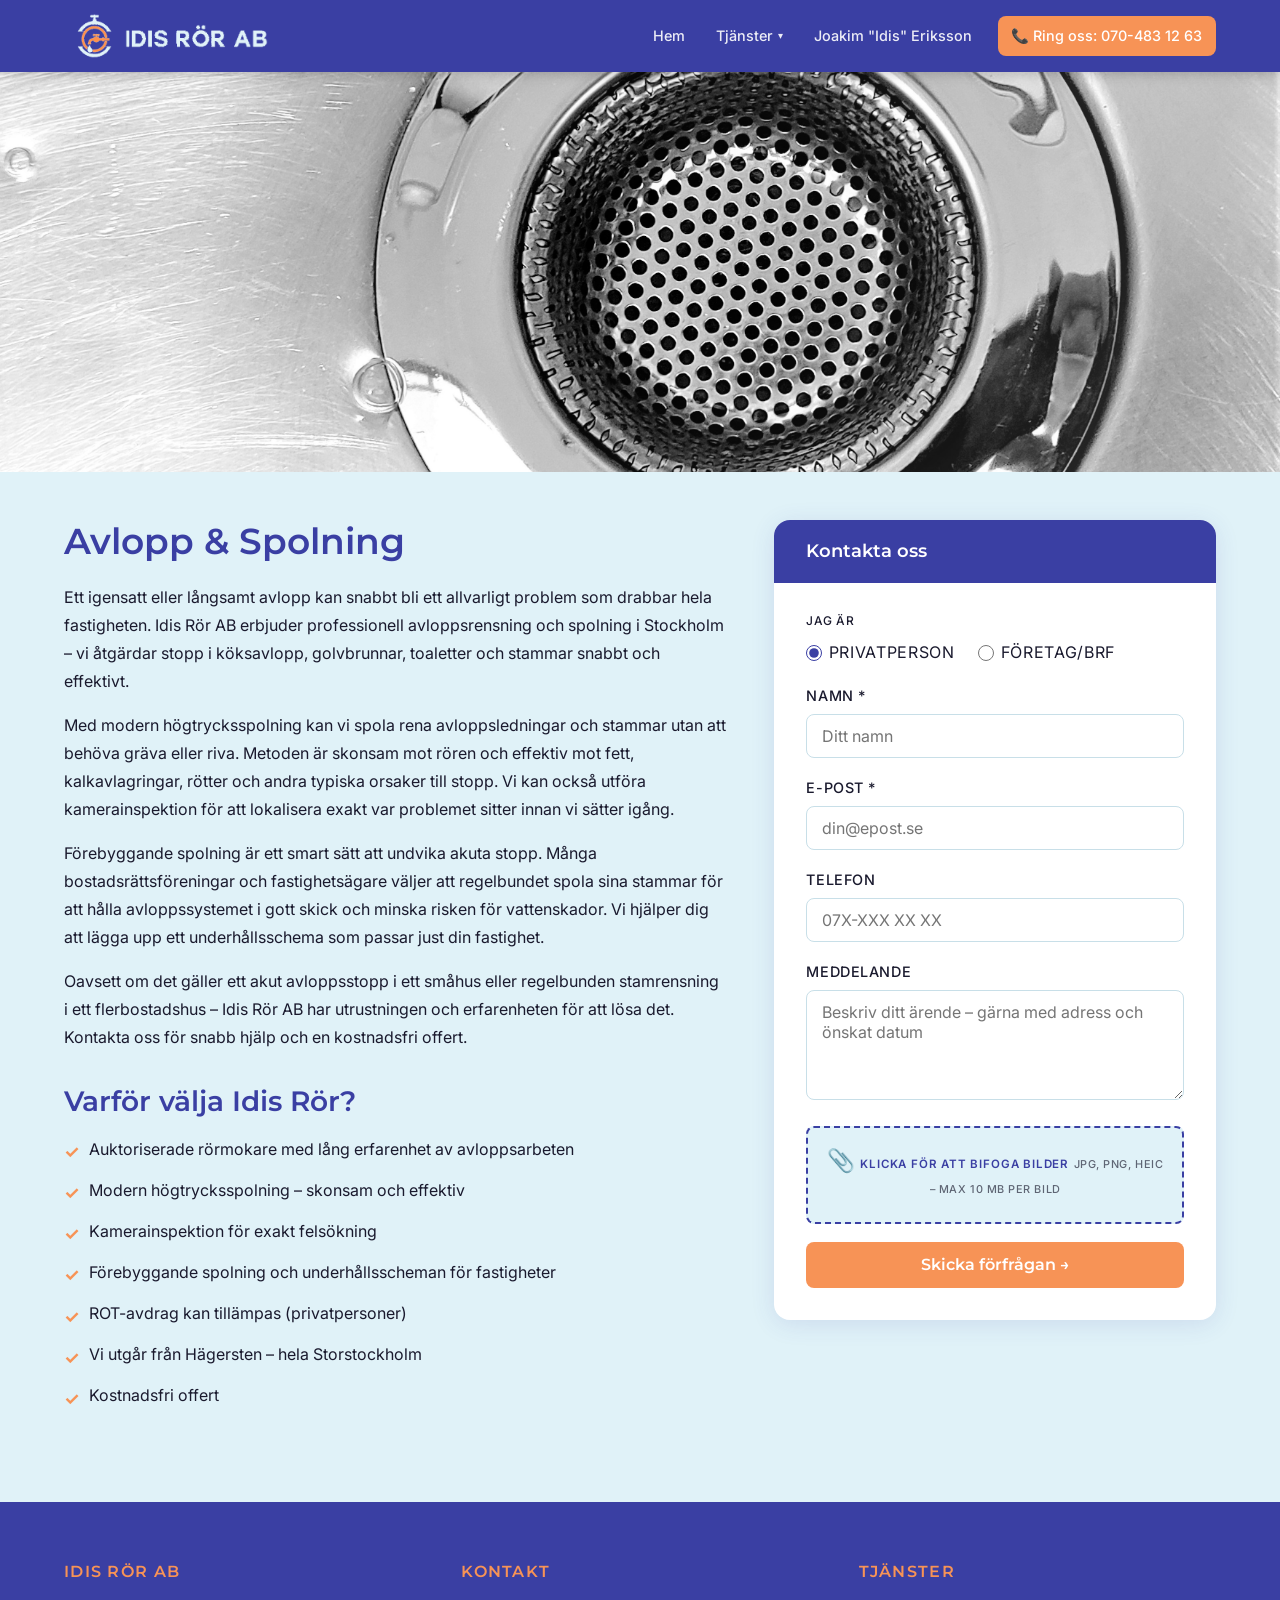
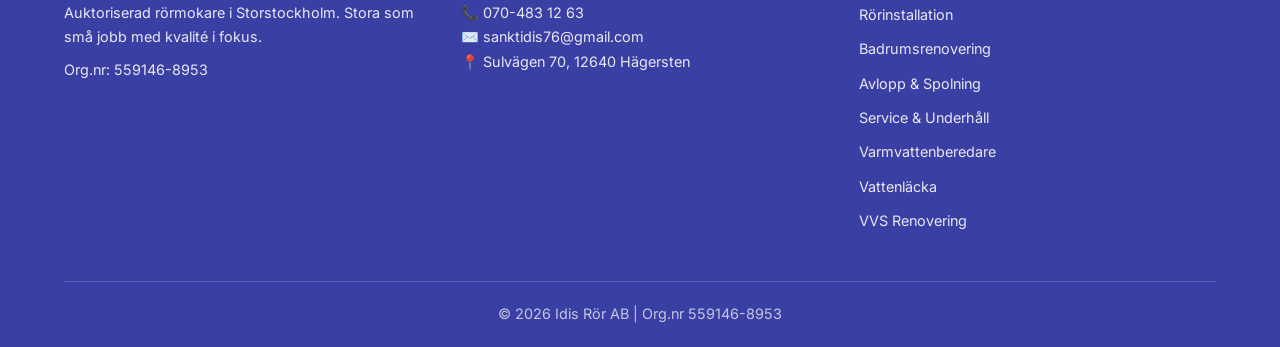
<file: avlopp-spolning.html>
<!DOCTYPE html>
<html lang="sv">
<head>
  <!-- ===== ÄNDRA HÄR =====
    Telefon:     0704831263
    E-post:      sanktidis76@gmail.com
    Adress:      Sulvägen 70, 12640 Hägersten
    Org.nr:      559146-8953
    Formspree:   Byt ut FORMSPREE-ID nedan mot ditt riktiga Formspree-ID
    Canonical:   Byt ut https://www.idisror.se/ mot din riktiga domän
  ===================== -->

  <meta charset="UTF-8" />
  <meta name="viewport" content="width=device-width, initial-scale=1.0" />

  <!-- SEO: Titel & beskrivning -->
  <title>Avlopp &amp; Spolning Stockholm – Idis Rör AB | Rensning av avlopp</title>
  <meta name="description" content="Rensning och spolning av avlopp i Stockholm. Idis Rör AB åtgärdar stopp och igensatta avlopp snabbt i hela Storstockholm. Ring oss – kostnadsfri offert." />

  <!-- Canonical & hreflang -->
  <link rel="canonical" href="https://www.idisror.se/avlopp-spolning.html" />
  <link rel="alternate" hreflang="sv-SE" href="https://www.idisror.se/avlopp-spolning.html" />

  <!-- Favicon -->
  <link rel="icon" href="favicon.ico" />

  <!-- Open Graph -->
  <meta property="og:type"        content="website" />
  <meta property="og:title"       content="Avlopp &amp; Spolning Stockholm – Idis Rör AB" />
  <meta property="og:description" content="Rensning och spolning av avlopp i Stockholm. Idis Rör AB åtgärdar stopp och igensatta avlopp snabbt i hela Storstockholm." />
  <meta property="og:url"         content="https://www.idisror.se/avlopp-spolning.html" />
  <meta property="og:image"       content="idis_logo_transparent.png" />

  <!-- Gemensam CSS -->
  <link rel="stylesheet" href="style.css" />

  <!-- Strukturerad data – LocalBusiness (JSON-LD) -->
  <script type="application/ld+json">
  {
    "@context": "https://schema.org",
    "@type": "LocalBusiness",
    "name": "Idis Rör AB",
    "url": "https://www.idisror.se/avlopp-spolning.html",
    "telephone": "+46704831263",
    "email": "sanktidis76@gmail.com",
    "address": {
      "@type": "PostalAddress",
      "streetAddress": "Sulvägen 70",
      "postalCode": "12640",
      "addressLocality": "Hägersten",
      "addressCountry": "SE"
    },
    "areaServed": "Stockholm",
    "description": "Rensning och spolning av avlopp i Stockholm av auktoriserade rörmokare."
  }
  </script>
</head>
<body>

  <!-- Hoppa till innehåll (tillgänglighet) -->
  <a class="skip-link" href="#main-content">Hoppa till innehåll</a>

  <!-- =============================================
       HEADER
       ============================================= -->
  <header class="site-header" role="banner">
    <div class="header-inner">

      <a href="index.html" class="site-logo" aria-label="Idis Rör AB – till startsidan">
        <img src="logotype header.png"
             alt="Idis Rör AB logotyp"
             width="160" height="52" />
      </a>

      <button class="hamburger"
              id="hamburger-btn"
              aria-controls="site-nav"
              aria-expanded="false"
              aria-label="Öppna navigationsmenyn">
        <span></span>
        <span></span>
        <span></span>
      </button>

      <nav class="site-nav" id="site-nav" aria-label="Huvudnavigation">
        <ul class="nav-list" role="list">

          <li>
            <a href="index.html">Hem</a>
          </li>

          <li id="nav-services">
            <button class="nav-dropdown-trigger"
                    aria-expanded="false"
                    aria-controls="dropdown-services"
                    aria-haspopup="true">
              Tjänster <span class="arrow" aria-hidden="true">▾</span>
            </button>
            <ul class="dropdown-menu" id="dropdown-services" role="list">
              <li><a href="rorinstallation.html">Rörinstallation</a></li>
              <li><a href="badrumsrenovering.html">Badrumsrenovering</a></li>
              <li><a href="avlopp-spolning.html" aria-current="page">Avlopp &amp; Spolning</a></li>
              <li><a href="service-underhall.html">Service &amp; Underhåll</a></li>
              <li><a href="varmvattenberedare.html">Varmvattenberedare</a></li>
              <li><a href="vattenlaecka.html">Vattenläcka</a></li>
              <li><a href="vvs-renovering.html">VVS Renovering</a></li>
            </ul>
          </li>

          <li>
            <a href="joakim-idis-eriksson.html">Joakim "Idis" Eriksson</a>
          </li>

          <li>
            <a href="tel:0704831263" class="btn-call-header" aria-label="Ring oss på 070-483 12 63">
              📞 Ring oss: 070-483 12 63
            </a>
          </li>

        </ul>
      </nav>
    </div>
  </header>

  <!-- =============================================
       MAIN
       ============================================= -->
  <main id="main-content">

    <!-- ── HERO-BILD ─────────────────────────────── -->
    <div class="service-hero" role="img" aria-label="Avlopp och spolning Stockholm – Idis Rör AB">
      <img src="avlopp &amp; spolning.jpg"
           alt="Avlopp och spolning Stockholm – Idis Rör AB"
           width="1200" height="400"
           loading="lazy"
           onerror="this.style.display='none';this.nextElementSibling.style.display='flex';" />
      <div class="service-hero-placeholder" style="display:none;" aria-hidden="true">
        <span>Avlopp &amp; Spolning</span>
      </div>
    </div>

    <!-- ── TVÅKOLUMNS-SEKTION ───────────────────── -->
    <section aria-label="Avlopp och spolning – information och kontakt">
      <div class="container">
        <div class="two-col two-col-service">

          <!-- VÄNSTER (60%) – Innehåll -->
          <div class="content-col">

            <h1>Avlopp &amp; Spolning</h1>

            <p>
              Ett igensatt eller långsamt avlopp kan snabbt bli ett allvarligt problem som
              drabbar hela fastigheten. Idis Rör AB erbjuder professionell avloppsrensning
              och spolning i Stockholm – vi åtgärdar stopp i köksavlopp, golvbrunnar,
              toaletter och stammar snabbt och effektivt.
            </p>
            <p>
              Med modern högtrycksspolning kan vi spola rena avloppsledningar och stammar
              utan att behöva gräva eller riva. Metoden är skonsam mot rören och effektiv
              mot fett, kalkavlagringar, rötter och andra typiska orsaker till stopp.
              Vi kan också utföra kamerainspektion för att lokalisera exakt var problemet
              sitter innan vi sätter igång.
            </p>
            <p>
              Förebyggande spolning är ett smart sätt att undvika akuta stopp. Många
              bostadsrättsföreningar och fastighetsägare väljer att regelbundet spola sina
              stammar för att hålla avloppssystemet i gott skick och minska risken för
              vattenskador. Vi hjälper dig att lägga upp ett underhållsschema som passar
              just din fastighet.
            </p>
            <p>
              Oavsett om det gäller ett akut avloppsstopp i ett småhus eller regelbunden
              stamrensning i ett flerbostadshus – Idis Rör AB har utrustningen och
              erfarenheten för att lösa det. Kontakta oss för snabb hjälp och en
              kostnadsfri offert.
            </p>

            <h2>Varför välja Idis Rör?</h2>
            <ul class="usp-list" role="list">
              <li>Auktoriserade rörmokare med lång erfarenhet av avloppsarbeten</li>
              <li>Modern högtrycksspolning – skonsam och effektiv</li>
              <li>Kamerainspektion för exakt felsökning</li>
              <li>Förebyggande spolning och underhållsscheman för fastigheter</li>
              <li>ROT-avdrag kan tillämpas (privatpersoner)</li>
              <li>Vi utgår från Hägersten – hela Storstockholm</li>
              <li>Kostnadsfri offert</li>
            </ul>

          </div>

          <!-- HÖGER (40%) – Kontaktformulär -->
          <div class="form-col" id="kontaktformular">
            <div class="form-card">
              <div class="form-card-header">Kontakta oss</div>
              <div class="form-card-body">

              <!-- VIKTIGT: Byt ut FORMSPREE-ID mot ditt riktiga Formspree-ID -->
              <form action="https://formspree.io/f/FORMSPREE-ID"
                    method="POST"
                    enctype="multipart/form-data"
                    novalidate>

                <div class="form-group">
                  <fieldset style="border:none;padding:0;margin:0;">
                    <legend style="font-size:0.75rem;font-weight:500;margin-bottom:0.5rem;text-transform:uppercase;letter-spacing:0.04em;">
                      Jag är
                    </legend>
                    <div class="radio-group">
                      <label>
                        <input type="radio"
                               name="kundtyp"
                               id="f-kundtyp-privat-avlopp"
                               value="Privatperson"
                               checked />
                        Privatperson
                      </label>
                      <label>
                        <input type="radio"
                               name="kundtyp"
                               id="f-kundtyp-foretag-avlopp"
                               value="Företag/BRF" />
                        Företag/BRF
                      </label>
                    </div>
                  </fieldset>
                </div>

                <div class="form-group">
                  <label for="f-namn-avlopp">Namn <span aria-hidden="true">*</span></label>
                  <input type="text"
                         id="f-namn-avlopp"
                         name="namn"
                         placeholder="Ditt namn"
                         required
                         aria-required="true"
                         autocomplete="name" />
                </div>

                <div class="form-group">
                  <label for="f-epost-avlopp">E-post <span aria-hidden="true">*</span></label>
                  <input type="email"
                         id="f-epost-avlopp"
                         name="epost"
                         placeholder="din@epost.se"
                         required
                         aria-required="true"
                         autocomplete="email" />
                </div>

                <div class="form-group">
                  <label for="f-telefon-avlopp">Telefon</label>
                  <input type="tel"
                         id="f-telefon-avlopp"
                         name="telefon"
                         placeholder="07X-XXX XX XX"
                         autocomplete="tel" />
                </div>

                <div class="form-group">
                  <label for="f-meddelande-avlopp">Meddelande</label>
                  <textarea id="f-meddelande-avlopp"
                            name="meddelande"
                            rows="4"
                            placeholder="Beskriv ditt ärende – gärna med adress och önskat datum"></textarea>
                </div>

                <div class="form-group">
                  <label class="file-upload-label" for="f-bild-avlopp">
                    <span class="file-upload-icon" aria-hidden="true">📎</span>
                    <span class="file-upload-text">Klicka för att bifoga bilder</span>
                    <span class="file-upload-hint">JPG, PNG, HEIC – max 10 MB per bild</span>
                  </label>
                  <input type="file"
                         id="f-bild-avlopp"
                         name="bilder"
                         accept="image/*"
                         multiple
                         class="file-upload-input"
                         aria-label="Bifoga bilder" />
                </div>

                <button type="submit" class="btn btn-primary btn-full">
                  Skicka förfrågan →
                </button>

              </form>
              </div><!-- /.form-card-body -->
            </div>
          </div>

        </div>
      </div>
    </section>

  </main>

  <!-- =============================================
       FOOTER
       ============================================= -->
  <footer class="site-footer" role="contentinfo">
    <div class="container">
      <div class="footer-grid">

        <div class="footer-col">
          <h3>Idis Rör AB</h3>
          <p>Auktoriserad rörmokare i Storstockholm. Stora som små jobb med kvalité i fokus.</p>
          <p style="margin-top:0.5rem;">Org.nr: 559146-8953</p>
        </div>

        <div class="footer-col">
          <h3>Kontakt</h3>
          <address itemscope itemtype="https://schema.org/LocalBusiness">
            <p>📞 <a href="tel:0704831263" aria-label="Ring 070-483 12 63">070-483 12 63</a></p>
            <p>✉️ <a href="mailto:sanktidis76@gmail.com">sanktidis76@gmail.com</a></p>
            <p itemprop="address" itemscope itemtype="https://schema.org/PostalAddress">
              📍
              <span itemprop="streetAddress">Sulvägen 70</span>,
              <span itemprop="postalCode">12640</span>
              <span itemprop="addressLocality">Hägersten</span>
            </p>
          </address>
        </div>

        <div class="footer-col">
          <h3>Tjänster</h3>
          <ul class="footer-links" role="list">
            <li><a href="rorinstallation.html">Rörinstallation</a></li>
            <li><a href="badrumsrenovering.html">Badrumsrenovering</a></li>
            <li><a href="avlopp-spolning.html">Avlopp &amp; Spolning</a></li>
            <li><a href="service-underhall.html">Service &amp; Underhåll</a></li>
            <li><a href="varmvattenberedare.html">Varmvattenberedare</a></li>
            <li><a href="vattenlaecka.html">Vattenläcka</a></li>
            <li><a href="vvs-renovering.html">VVS Renovering</a></li>
          </ul>
        </div>

      </div>
      <div class="footer-bottom">
        <p>© <span id="year"></span> Idis Rör AB | Org.nr 559146-8953</p>
      </div>
    </div>
  </footer>

  <!-- Mobil: sticky ring-knapp -->
  <a href="tel:0704831263"
     class="sticky-call"
     aria-label="Ring Idis Rör på 070-483 12 63">
    <span class="sticky-call-icon" aria-hidden="true">📞</span>
    Ring oss: 070-483 12 63
  </a>

  <script>
    document.getElementById('year').textContent = new Date().getFullYear();

    const hamburgerBtn = document.getElementById('hamburger-btn');
    const siteNav      = document.getElementById('site-nav');

    hamburgerBtn.addEventListener('click', function () {
      const isOpen = siteNav.classList.toggle('is-open');
      hamburgerBtn.setAttribute('aria-expanded', isOpen ? 'true' : 'false');
    });

    document.addEventListener('click', function (e) {
      if (!siteNav.contains(e.target) && !hamburgerBtn.contains(e.target)) {
        siteNav.classList.remove('is-open');
        hamburgerBtn.setAttribute('aria-expanded', 'false');
      }
    });

    document.querySelectorAll('.nav-dropdown-trigger').forEach(function (trigger) {
      trigger.addEventListener('click', function () {
        const parentLi = this.closest('li');
        const isOpen   = parentLi.classList.toggle('is-open');
        this.setAttribute('aria-expanded', isOpen ? 'true' : 'false');
      });
    });

    document.addEventListener('keydown', function (e) {
      if (e.key === 'Escape') {
        document.querySelectorAll('.nav-dropdown-trigger').forEach(function (t) {
          t.closest('li').classList.remove('is-open');
          t.setAttribute('aria-expanded', 'false');
        });
        siteNav.classList.remove('is-open');
        hamburgerBtn.setAttribute('aria-expanded', 'false');
      }
    });
  </script>

</body>
</html>
</file>
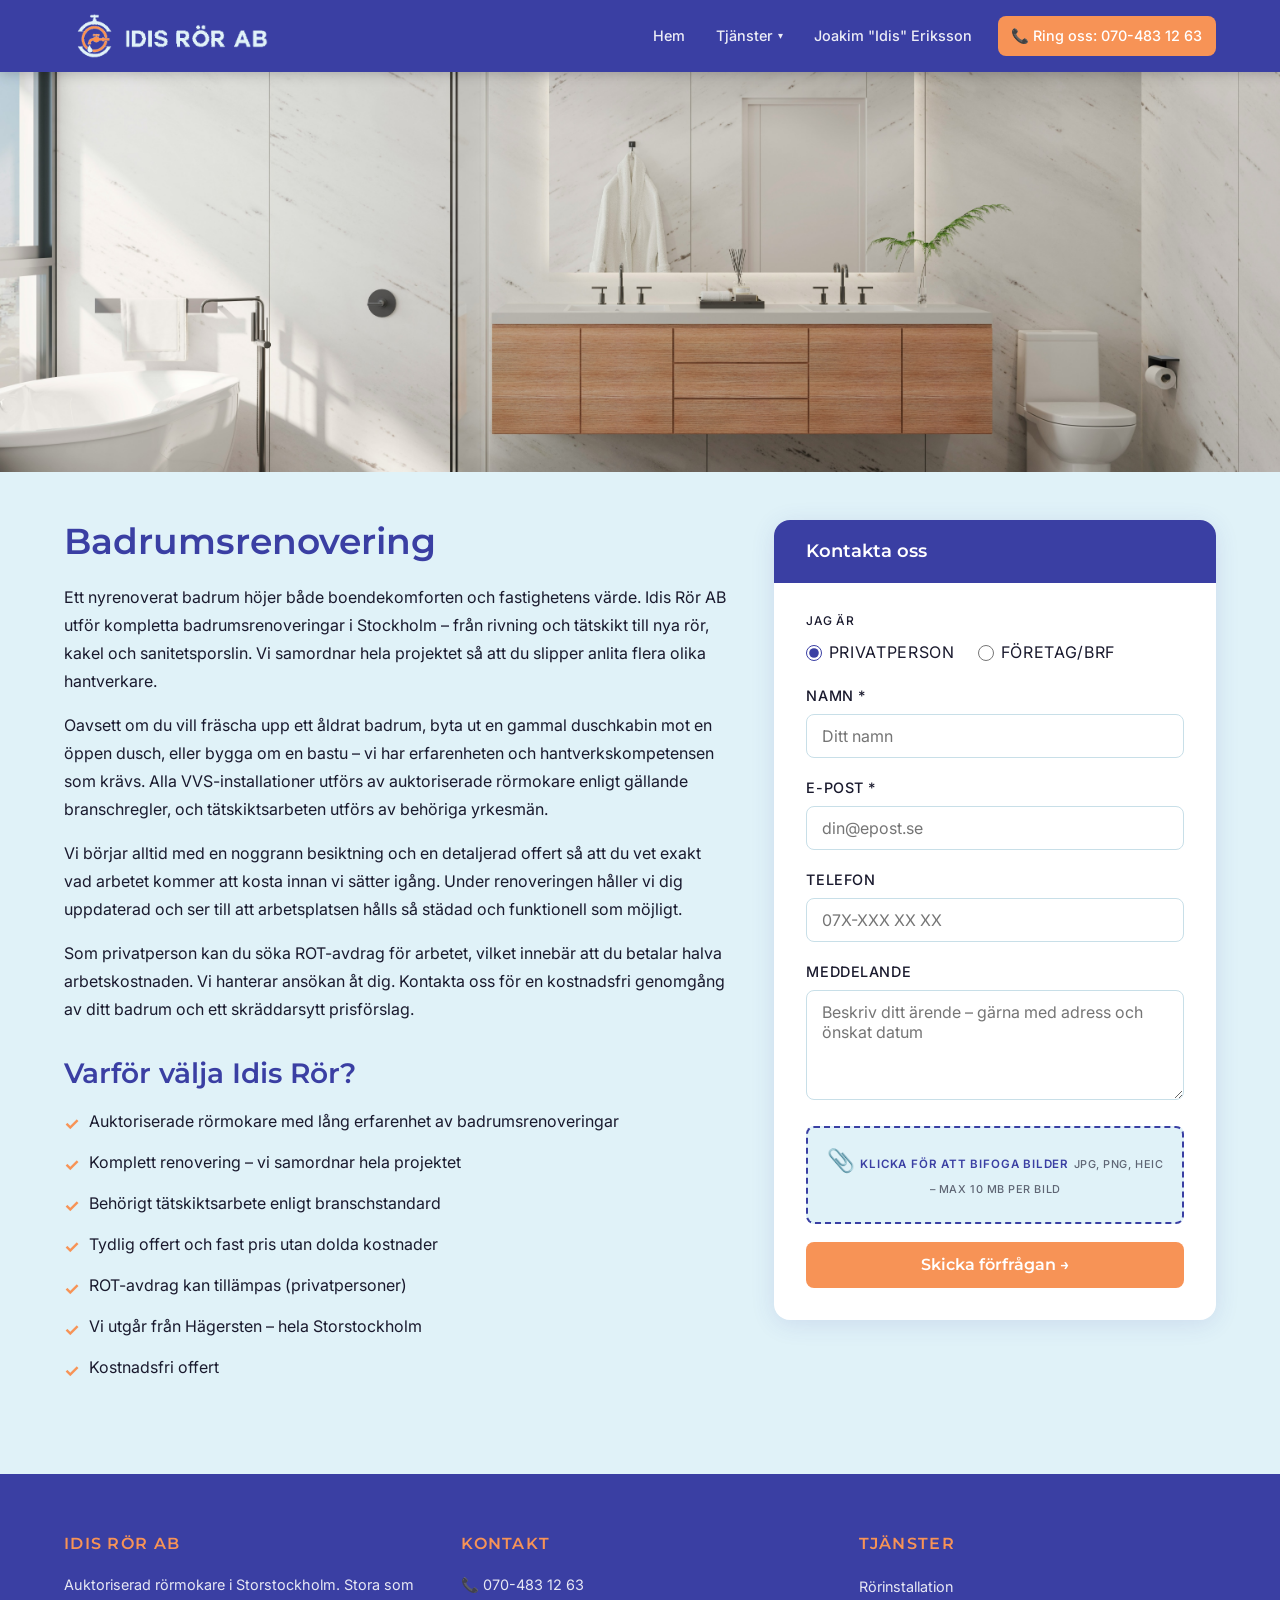
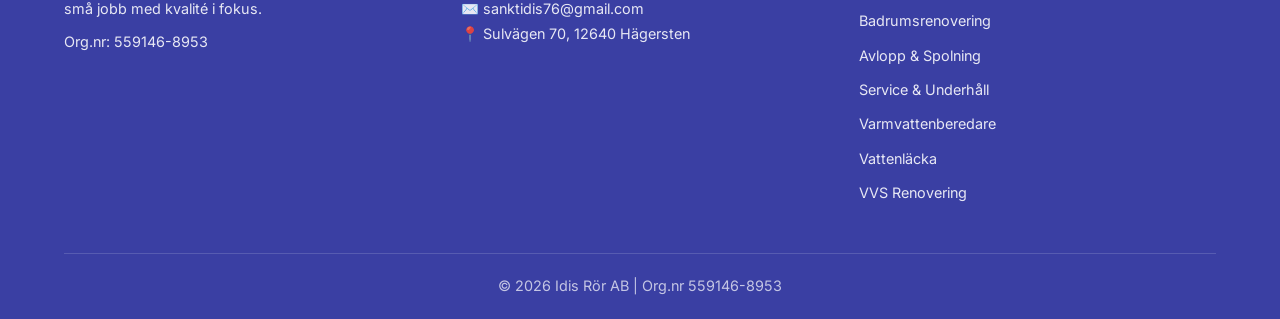
<file: badrumsrenovering.html>
<!DOCTYPE html>
<html lang="sv">
<head>
  <!-- ===== ÄNDRA HÄR =====
    Telefon:     0704831263
    E-post:      sanktidis76@gmail.com
    Adress:      Sulvägen 70, 12640 Hägersten
    Org.nr:      559146-8953
    Formspree:   Byt ut FORMSPREE-ID nedan mot ditt riktiga Formspree-ID
    Canonical:   Byt ut https://www.idisror.se/ mot din riktiga domän
  ===================== -->

  <meta charset="UTF-8" />
  <meta name="viewport" content="width=device-width, initial-scale=1.0" />

  <!-- SEO: Titel & beskrivning -->
  <title>Badrumsrenovering Stockholm – Idis Rör AB | VVS & Kakel</title>
  <meta name="description" content="Badrumsrenovering i Stockholm av auktoriserade rörmokare. Idis Rör AB renoverar badrum i hela Storstockholm – från planering till färdigt resultat. Kostnadsfri offert." />

  <!-- Canonical & hreflang -->
  <link rel="canonical" href="https://www.idisror.se/badrumsrenovering.html" />
  <link rel="alternate" hreflang="sv-SE" href="https://www.idisror.se/badrumsrenovering.html" />

  <!-- Favicon -->
  <link rel="icon" href="favicon.ico" />

  <!-- Open Graph -->
  <meta property="og:type"        content="website" />
  <meta property="og:title"       content="Badrumsrenovering Stockholm – Idis Rör AB" />
  <meta property="og:description" content="Badrumsrenovering i Stockholm av auktoriserade rörmokare. Från planering till färdigt badrum – hela Storstockholm." />
  <meta property="og:url"         content="https://www.idisror.se/badrumsrenovering.html" />
  <meta property="og:image"       content="idis_logo_transparent.png" />

  <!-- Gemensam CSS -->
  <link rel="stylesheet" href="style.css" />

  <!-- Strukturerad data – LocalBusiness (JSON-LD) -->
  <script type="application/ld+json">
  {
    "@context": "https://schema.org",
    "@type": "LocalBusiness",
    "name": "Idis Rör AB",
    "url": "https://www.idisror.se/badrumsrenovering.html",
    "telephone": "+46704831263",
    "email": "sanktidis76@gmail.com",
    "address": {
      "@type": "PostalAddress",
      "streetAddress": "Sulvägen 70",
      "postalCode": "12640",
      "addressLocality": "Hägersten",
      "addressCountry": "SE"
    },
    "areaServed": "Stockholm",
    "description": "Badrumsrenovering i Stockholm av auktoriserade rörmokare."
  }
  </script>
</head>
<body>

  <!-- Hoppa till innehåll (tillgänglighet) -->
  <a class="skip-link" href="#main-content">Hoppa till innehåll</a>

  <!-- =============================================
       HEADER
       ============================================= -->
  <header class="site-header" role="banner">
    <div class="header-inner">

      <a href="index.html" class="site-logo" aria-label="Idis Rör AB – till startsidan">
        <img src="logotype header.png"
             alt="Idis Rör AB logotyp"
             width="160" height="52" />
      </a>

      <button class="hamburger"
              id="hamburger-btn"
              aria-controls="site-nav"
              aria-expanded="false"
              aria-label="Öppna navigationsmenyn">
        <span></span>
        <span></span>
        <span></span>
      </button>

      <nav class="site-nav" id="site-nav" aria-label="Huvudnavigation">
        <ul class="nav-list" role="list">

          <li>
            <a href="index.html">Hem</a>
          </li>

          <li id="nav-services">
            <button class="nav-dropdown-trigger"
                    aria-expanded="false"
                    aria-controls="dropdown-services"
                    aria-haspopup="true">
              Tjänster <span class="arrow" aria-hidden="true">▾</span>
            </button>
            <ul class="dropdown-menu" id="dropdown-services" role="list">
              <li><a href="rorinstallation.html">Rörinstallation</a></li>
              <li><a href="badrumsrenovering.html" aria-current="page">Badrumsrenovering</a></li>
              <li><a href="avlopp-spolning.html">Avlopp &amp; Spolning</a></li>
              <li><a href="service-underhall.html">Service &amp; Underhåll</a></li>
              <li><a href="varmvattenberedare.html">Varmvattenberedare</a></li>
              <li><a href="vattenlaecka.html">Vattenläcka</a></li>
              <li><a href="vvs-renovering.html">VVS Renovering</a></li>
            </ul>
          </li>

          <li>
            <a href="joakim-idis-eriksson.html">Joakim "Idis" Eriksson</a>
          </li>

          <li>
            <a href="tel:0704831263" class="btn-call-header" aria-label="Ring oss på 070-483 12 63">
              📞 Ring oss: 070-483 12 63
            </a>
          </li>

        </ul>
      </nav>
    </div>
  </header>

  <!-- =============================================
       MAIN
       ============================================= -->
  <main id="main-content">

    <!-- ── HERO-BILD ─────────────────────────────── -->
    <div class="service-hero" role="img" aria-label="Badrumsrenovering Stockholm – Idis Rör AB">
      <img src="badrumsrenovering.jpg"
           alt="Badrumsrenovering Stockholm – Idis Rör AB"
           width="1200" height="400"
           loading="lazy"
           onerror="this.style.display='none';this.nextElementSibling.style.display='flex';" />
      <div class="service-hero-placeholder" style="display:none;" aria-hidden="true">
        <span>Badrumsrenovering</span>
      </div>
    </div>

    <!-- ── TVÅKOLUMNS-SEKTION ───────────────────── -->
    <section aria-label="Badrumsrenovering – information och kontakt">
      <div class="container">
        <div class="two-col two-col-service">

          <!-- VÄNSTER (60%) – Innehåll -->
          <div class="content-col">

            <h1>Badrumsrenovering</h1>

            <p>
              Ett nyrenoverat badrum höjer både boendekomforten och fastighetens värde.
              Idis Rör AB utför kompletta badrumsrenoveringar i Stockholm – från rivning och
              tätskikt till nya rör, kakel och sanitetsporslin. Vi samordnar hela projektet
              så att du slipper anlita flera olika hantverkare.
            </p>
            <p>
              Oavsett om du vill fräscha upp ett åldrat badrum, byta ut en gammal duschkabin
              mot en öppen dusch, eller bygga om en bastu – vi har erfarenheten och
              hantverkskompetensen som krävs. Alla VVS-installationer utförs av auktoriserade
              rörmokare enligt gällande branschregler, och tätskiktsarbeten utförs av
              behöriga yrkesmän.
            </p>
            <p>
              Vi börjar alltid med en noggrann besiktning och en detaljerad offert så att du
              vet exakt vad arbetet kommer att kosta innan vi sätter igång. Under
              renoveringen håller vi dig uppdaterad och ser till att arbetsplatsen hålls så
              städad och funktionell som möjligt.
            </p>
            <p>
              Som privatperson kan du söka ROT-avdrag för arbetet, vilket innebär att du
              betalar halva arbetskostnaden. Vi hanterar ansökan åt dig. Kontakta oss för
              en kostnadsfri genomgång av ditt badrum och ett skräddarsytt prisförslag.
            </p>

            <h2>Varför välja Idis Rör?</h2>
            <ul class="usp-list" role="list">
              <li>Auktoriserade rörmokare med lång erfarenhet av badrumsrenoveringar</li>
              <li>Komplett renovering – vi samordnar hela projektet</li>
              <li>Behörigt tätskiktsarbete enligt branschstandard</li>
              <li>Tydlig offert och fast pris utan dolda kostnader</li>
              <li>ROT-avdrag kan tillämpas (privatpersoner)</li>
              <li>Vi utgår från Hägersten – hela Storstockholm</li>
              <li>Kostnadsfri offert</li>
            </ul>

          </div>

          <!-- HÖGER (40%) – Kontaktformulär -->
          <div class="form-col" id="kontaktformular">
            <div class="form-card">
              <div class="form-card-header">Kontakta oss</div>
              <div class="form-card-body">

              <!-- VIKTIGT: Byt ut FORMSPREE-ID mot ditt riktiga Formspree-ID -->
              <form action="https://formspree.io/f/FORMSPREE-ID"
                    method="POST"
                    enctype="multipart/form-data"
                    novalidate>

                <div class="form-group">
                  <fieldset style="border:none;padding:0;margin:0;">
                    <legend style="font-size:0.75rem;font-weight:500;margin-bottom:0.5rem;text-transform:uppercase;letter-spacing:0.04em;">
                      Jag är
                    </legend>
                    <div class="radio-group">
                      <label>
                        <input type="radio"
                               name="kundtyp"
                               id="f-kundtyp-privat-badrum"
                               value="Privatperson"
                               checked />
                        Privatperson
                      </label>
                      <label>
                        <input type="radio"
                               name="kundtyp"
                               id="f-kundtyp-foretag-badrum"
                               value="Företag/BRF" />
                        Företag/BRF
                      </label>
                    </div>
                  </fieldset>
                </div>

                <div class="form-group">
                  <label for="f-namn-badrum">Namn <span aria-hidden="true">*</span></label>
                  <input type="text"
                         id="f-namn-badrum"
                         name="namn"
                         placeholder="Ditt namn"
                         required
                         aria-required="true"
                         autocomplete="name" />
                </div>

                <div class="form-group">
                  <label for="f-epost-badrum">E-post <span aria-hidden="true">*</span></label>
                  <input type="email"
                         id="f-epost-badrum"
                         name="epost"
                         placeholder="din@epost.se"
                         required
                         aria-required="true"
                         autocomplete="email" />
                </div>

                <div class="form-group">
                  <label for="f-telefon-badrum">Telefon</label>
                  <input type="tel"
                         id="f-telefon-badrum"
                         name="telefon"
                         placeholder="07X-XXX XX XX"
                         autocomplete="tel" />
                </div>

                <div class="form-group">
                  <label for="f-meddelande-badrum">Meddelande</label>
                  <textarea id="f-meddelande-badrum"
                            name="meddelande"
                            rows="4"
                            placeholder="Beskriv ditt ärende – gärna med adress och önskat datum"></textarea>
                </div>

                <div class="form-group">
                  <label class="file-upload-label" for="f-bild-badrum">
                    <span class="file-upload-icon" aria-hidden="true">📎</span>
                    <span class="file-upload-text">Klicka för att bifoga bilder</span>
                    <span class="file-upload-hint">JPG, PNG, HEIC – max 10 MB per bild</span>
                  </label>
                  <input type="file"
                         id="f-bild-badrum"
                         name="bilder"
                         accept="image/*"
                         multiple
                         class="file-upload-input"
                         aria-label="Bifoga bilder" />
                </div>

                <button type="submit" class="btn btn-primary btn-full">
                  Skicka förfrågan →
                </button>

              </form>
              </div><!-- /.form-card-body -->
            </div>
          </div>

        </div>
      </div>
    </section>

  </main>

  <!-- =============================================
       FOOTER
       ============================================= -->
  <footer class="site-footer" role="contentinfo">
    <div class="container">
      <div class="footer-grid">

        <div class="footer-col">
          <h3>Idis Rör AB</h3>
          <p>Auktoriserad rörmokare i Storstockholm. Stora som små jobb med kvalité i fokus.</p>
          <p style="margin-top:0.5rem;">Org.nr: 559146-8953</p>
        </div>

        <div class="footer-col">
          <h3>Kontakt</h3>
          <address itemscope itemtype="https://schema.org/LocalBusiness">
            <p>📞 <a href="tel:0704831263" aria-label="Ring 070-483 12 63">070-483 12 63</a></p>
            <p>✉️ <a href="mailto:sanktidis76@gmail.com">sanktidis76@gmail.com</a></p>
            <p itemprop="address" itemscope itemtype="https://schema.org/PostalAddress">
              📍
              <span itemprop="streetAddress">Sulvägen 70</span>,
              <span itemprop="postalCode">12640</span>
              <span itemprop="addressLocality">Hägersten</span>
            </p>
          </address>
        </div>

        <div class="footer-col">
          <h3>Tjänster</h3>
          <ul class="footer-links" role="list">
            <li><a href="rorinstallation.html">Rörinstallation</a></li>
            <li><a href="badrumsrenovering.html">Badrumsrenovering</a></li>
            <li><a href="avlopp-spolning.html">Avlopp &amp; Spolning</a></li>
            <li><a href="service-underhall.html">Service &amp; Underhåll</a></li>
            <li><a href="varmvattenberedare.html">Varmvattenberedare</a></li>
            <li><a href="vattenlaecka.html">Vattenläcka</a></li>
            <li><a href="vvs-renovering.html">VVS Renovering</a></li>
          </ul>
        </div>

      </div>
      <div class="footer-bottom">
        <p>© <span id="year"></span> Idis Rör AB | Org.nr 559146-8953</p>
      </div>
    </div>
  </footer>

  <!-- Mobil: sticky ring-knapp -->
  <a href="tel:0704831263"
     class="sticky-call"
     aria-label="Ring Idis Rör på 070-483 12 63">
    <span class="sticky-call-icon" aria-hidden="true">📞</span>
    Ring oss: 070-483 12 63
  </a>

  <script>
    document.getElementById('year').textContent = new Date().getFullYear();

    const hamburgerBtn = document.getElementById('hamburger-btn');
    const siteNav      = document.getElementById('site-nav');

    hamburgerBtn.addEventListener('click', function () {
      const isOpen = siteNav.classList.toggle('is-open');
      hamburgerBtn.setAttribute('aria-expanded', isOpen ? 'true' : 'false');
    });

    document.addEventListener('click', function (e) {
      if (!siteNav.contains(e.target) && !hamburgerBtn.contains(e.target)) {
        siteNav.classList.remove('is-open');
        hamburgerBtn.setAttribute('aria-expanded', 'false');
      }
    });

    document.querySelectorAll('.nav-dropdown-trigger').forEach(function (trigger) {
      trigger.addEventListener('click', function () {
        const parentLi = this.closest('li');
        const isOpen   = parentLi.classList.toggle('is-open');
        this.setAttribute('aria-expanded', isOpen ? 'true' : 'false');
      });
    });

    document.addEventListener('keydown', function (e) {
      if (e.key === 'Escape') {
        document.querySelectorAll('.nav-dropdown-trigger').forEach(function (t) {
          t.closest('li').classList.remove('is-open');
          t.setAttribute('aria-expanded', 'false');
        });
        siteNav.classList.remove('is-open');
        hamburgerBtn.setAttribute('aria-expanded', 'false');
      }
    });
  </script>

</body>
</html>
</file>
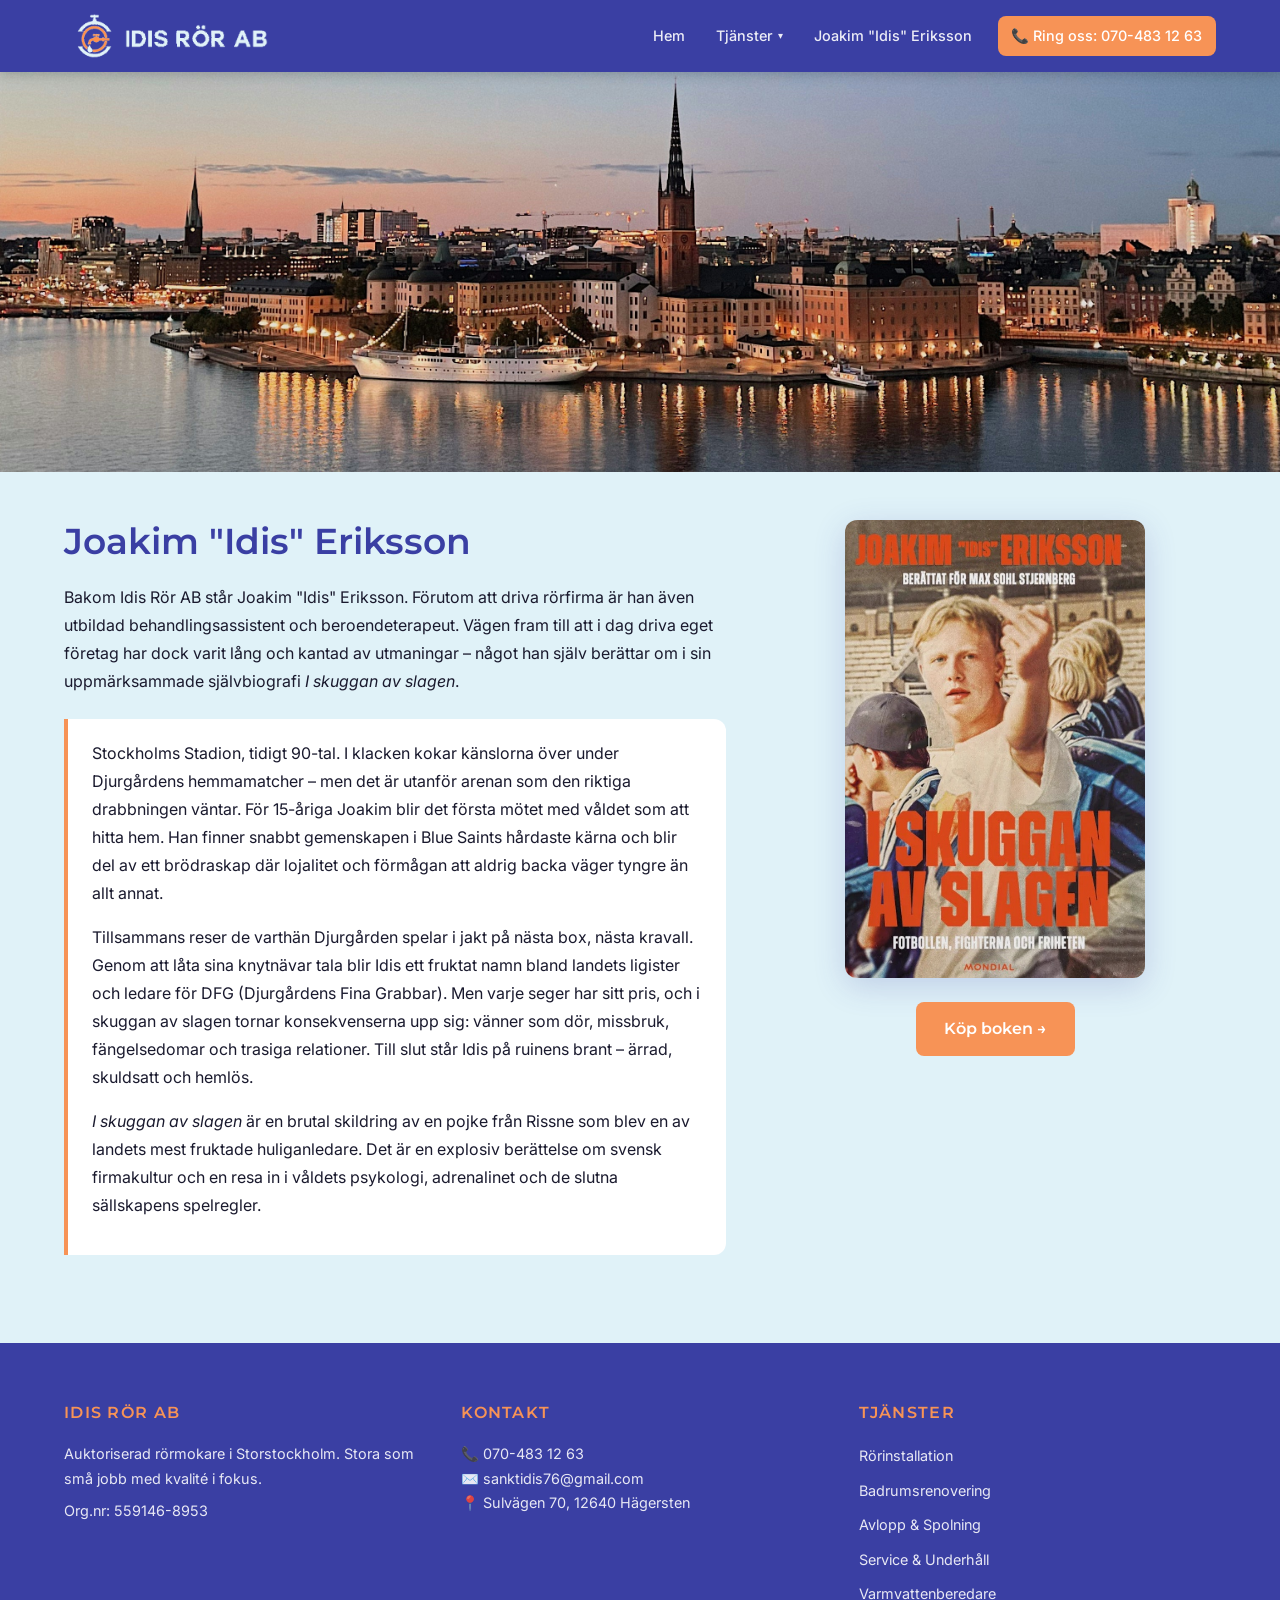
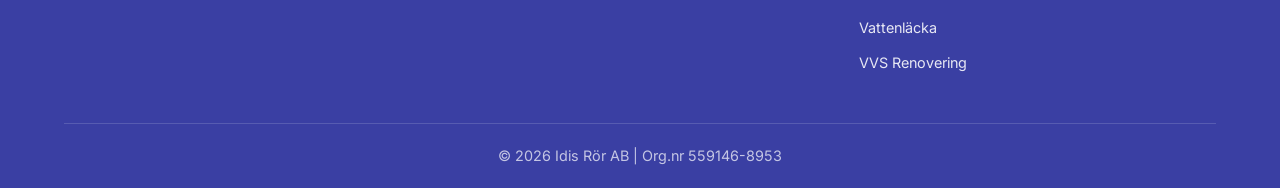
<file: joakim-idis-eriksson.html>
<!DOCTYPE html>
<html lang="sv">
<head>
  <!-- ===== ÄNDRA HÄR =====
    Telefon:     0704831263
    E-post:      sanktidis76@gmail.com
    Adress:      Sulvägen 70, 12640 Hägersten
    Org.nr:      559146-8953
    Canonical:   Byt ut https://www.idisror.se/ mot din riktiga domän
    Boklänk:     https://mondial.se/products/idis-bok
  ===================== -->

  <meta charset="UTF-8" />
  <meta name="viewport" content="width=device-width, initial-scale=1.0" />

  <!-- SEO: Titel & beskrivning – ingen VVS eller rörmokare enligt krav -->
  <title>Joakim "Idis" Eriksson – I skuggan av slagen | Självbiografi</title>
  <meta name="description" content="Joakim &quot;Idis&quot; Eriksson – f.d. huliganledare, behandlingsassistent och företagare. Läs om hans resa och självbiografin I skuggan av slagen." />

  <!-- Canonical & hreflang -->
  <link rel="canonical" href="https://www.idisror.se/joakim-idis-eriksson.html" />
  <link rel="alternate" hreflang="sv-SE" href="https://www.idisror.se/joakim-idis-eriksson.html" />

  <!-- Favicon -->
  <link rel="icon" href="favicon.ico" />

  <!-- Open Graph -->
  <meta property="og:type"        content="profile" />
  <meta property="og:title"       content="Joakim &quot;Idis&quot; Eriksson – I skuggan av slagen" />
  <meta property="og:description" content="Joakim &quot;Idis&quot; Eriksson – f.d. huliganledare, behandlingsassistent och företagare. Läs om hans resa och självbiografin I skuggan av slagen." />
  <meta property="og:url"         content="https://www.idisror.se/joakim-idis-eriksson.html" />
  <meta property="og:image"       content="idis_logo_transparent.png" />

  <!-- Gemensam CSS -->
  <link rel="stylesheet" href="style.css" />

  <!-- Strukturerad data – Person (JSON-LD) -->
  <script type="application/ld+json">
  {
    "@context": "https://schema.org",
    "@type": "Person",
    "name": "Joakim Eriksson",
    "alternateName": "Idis",
    "url": "https://www.idisror.se/joakim-idis-eriksson.html",
    "sameAs": [],
    "worksFor": {
      "@type": "Organization",
      "name": "Idis Rör AB"
    }
  }
  </script>
</head>
<body>

  <!-- Hoppa till innehåll (tillgänglighet) -->
  <a class="skip-link" href="#main-content">Hoppa till innehåll</a>

  <!-- =============================================
       HEADER
       ============================================= -->
  <header class="site-header" role="banner">
    <div class="header-inner">

      <a href="index.html" class="site-logo" aria-label="Idis Rör AB – till startsidan">
        <img src="logotype header.png"
             alt="Idis Rör AB logotyp"
             width="160" height="52" />
      </a>

      <button class="hamburger"
              id="hamburger-btn"
              aria-controls="site-nav"
              aria-expanded="false"
              aria-label="Öppna navigationsmenyn">
        <span></span>
        <span></span>
        <span></span>
      </button>

      <nav class="site-nav" id="site-nav" aria-label="Huvudnavigation">
        <ul class="nav-list" role="list">

          <li>
            <a href="index.html">Hem</a>
          </li>

          <li id="nav-services">
            <button class="nav-dropdown-trigger"
                    aria-expanded="false"
                    aria-controls="dropdown-services"
                    aria-haspopup="true">
              Tjänster <span class="arrow" aria-hidden="true">▾</span>
            </button>
            <ul class="dropdown-menu" id="dropdown-services" role="list">
              <li><a href="rorinstallation.html">Rörinstallation</a></li>
              <li><a href="badrumsrenovering.html">Badrumsrenovering</a></li>
              <li><a href="avlopp-spolning.html">Avlopp &amp; Spolning</a></li>
              <li><a href="service-underhall.html">Service &amp; Underhåll</a></li>
              <li><a href="varmvattenberedare.html">Varmvattenberedare</a></li>
              <li><a href="vattenlaecka.html">Vattenläcka</a></li>
              <li><a href="vvs-renovering.html">VVS Renovering</a></li>
            </ul>
          </li>

          <li>
            <a href="joakim-idis-eriksson.html" aria-current="page">Joakim "Idis" Eriksson</a>
          </li>

          <li>
            <a href="tel:0704831263" class="btn-call-header" aria-label="Ring oss på 070-483 12 63">
              📞 Ring oss: 070-483 12 63
            </a>
          </li>

        </ul>
      </nav>
    </div>
  </header>

  <!-- =============================================
       MAIN
       ============================================= -->
  <main id="main-content">

    <!-- ── HERO-BILD ─────────────────────────────── -->
    <div class="service-hero" role="img" aria-label="Stockholm – Joakim Idis Eriksson">
      <img src="stockholm.jpg"
           alt="Stockholm – Joakim Idis Eriksson"
           width="1200" height="400"
           loading="lazy"
           onerror="this.style.display='none';this.nextElementSibling.style.display='flex';" />
      <div class="service-hero-placeholder" style="display:none;" aria-hidden="true">
        <span>Joakim "Idis" Eriksson</span>
      </div>
    </div>

    <!-- ── TVÅKOLUMNS-SEKTION ───────────────────── -->
    <section aria-label="Om Joakim Idis Eriksson">
      <div class="container">
        <div class="two-col two-col-service">

          <!-- VÄNSTER (60%) – Biografi & bokbeskrivning -->
          <div class="content-col">

            <h1>Joakim "Idis" Eriksson</h1>

            <p>
              Bakom Idis Rör AB står Joakim "Idis" Eriksson. Förutom att driva rörfirma
              är han även utbildad behandlingsassistent och beroendeterapeut. Vägen
              fram till att i dag driva eget företag har dock varit lång och kantad av
              utmaningar – något han själv berättar om i sin uppmärksammade
              självbiografi <em>I skuggan av slagen</em>.
            </p>

            <!-- Bokbeskrivning i citatblock -->
            <div class="book-quote">
              <p>
                Stockholms Stadion, tidigt 90-tal. I klacken kokar känslorna över under
                Djurgårdens hemmamatcher – men det är utanför arenan som den riktiga
                drabbningen väntar. För 15-åriga Joakim blir det första mötet med våldet
                som att hitta hem. Han finner snabbt gemenskapen i Blue Saints hårdaste
                kärna och blir del av ett brödraskap där lojalitet och förmågan att
                aldrig backa väger tyngre än allt annat.
              </p>
              <p style="margin-top:1rem;">
                Tillsammans reser de varthän Djurgården spelar i jakt på nästa box,
                nästa kravall. Genom att låta sina knytnävar tala blir Idis ett fruktat
                namn bland landets ligister och ledare för DFG (Djurgårdens Fina
                Grabbar). Men varje seger har sitt pris, och i skuggan av slagen tornar
                konsekvenserna upp sig: vänner som dör, missbruk, fängelsedomar och
                trasiga relationer. Till slut står Idis på ruinens brant – ärrad,
                skuldsatt och hemlös.
              </p>
              <p style="margin-top:1rem;">
                <em>I skuggan av slagen</em> är en brutal skildring av en pojke från
                Rissne som blev en av landets mest fruktade huliganledare. Det är en
                explosiv berättelse om svensk firmakultur och en resa in i våldets
                psykologi, adrenalinet och de slutna sällskapens spelregler.
              </p>
            </div>

          </div>

          <!-- HÖGER (40%) – Bokbild & köpknapp -->
          <div class="book-col">
            <img src="i skuggan av slagen.jpeg"
                 alt="I skuggan av slagen – självbiografi av Joakim Idis Eriksson"
                 width="300"
                 loading="lazy"
                 onerror="this.style.display='none';" />

            <a href="https://mondial.se/products/idis-bok"
               class="btn btn-primary"
               target="_blank"
               rel="noopener noreferrer"
               aria-label="Köp boken I skuggan av slagen på Mondials webbplats (öppnas i nytt fönster)">
              Köp boken →
            </a>
          </div>

        </div>
      </div>
    </section>

  </main>

  <!-- =============================================
       FOOTER
       OBS: Ingen länk till Joakim-sidan i footern
       ============================================= -->
  <footer class="site-footer" role="contentinfo">
    <div class="container">
      <div class="footer-grid">

        <div class="footer-col">
          <h3>Idis Rör AB</h3>
          <p>Auktoriserad rörmokare i Storstockholm. Stora som små jobb med kvalité i fokus.</p>
          <p style="margin-top:0.5rem;">Org.nr: 559146-8953</p>
        </div>

        <div class="footer-col">
          <h3>Kontakt</h3>
          <address itemscope itemtype="https://schema.org/LocalBusiness">
            <p>📞 <a href="tel:0704831263" aria-label="Ring 070-483 12 63">070-483 12 63</a></p>
            <p>✉️ <a href="mailto:sanktidis76@gmail.com">sanktidis76@gmail.com</a></p>
            <p itemprop="address" itemscope itemtype="https://schema.org/PostalAddress">
              📍
              <span itemprop="streetAddress">Sulvägen 70</span>,
              <span itemprop="postalCode">12640</span>
              <span itemprop="addressLocality">Hägersten</span>
            </p>
          </address>
        </div>

        <!-- Snabblänkar – ej länk till Joakim-sidan -->
        <div class="footer-col">
          <h3>Tjänster</h3>
          <ul class="footer-links" role="list">
            <li><a href="rorinstallation.html">Rörinstallation</a></li>
            <li><a href="badrumsrenovering.html">Badrumsrenovering</a></li>
            <li><a href="avlopp-spolning.html">Avlopp &amp; Spolning</a></li>
            <li><a href="service-underhall.html">Service &amp; Underhåll</a></li>
            <li><a href="varmvattenberedare.html">Varmvattenberedare</a></li>
            <li><a href="vattenlaecka.html">Vattenläcka</a></li>
            <li><a href="vvs-renovering.html">VVS Renovering</a></li>
          </ul>
        </div>

      </div>
      <div class="footer-bottom">
        <p>© <span id="year"></span> Idis Rör AB | Org.nr 559146-8953</p>
      </div>
    </div>
  </footer>

  <!-- Mobil: sticky ring-knapp -->
  <a href="tel:0704831263"
     class="sticky-call"
     aria-label="Ring Idis Rör på 070-483 12 63">
    <span class="sticky-call-icon" aria-hidden="true">📞</span>
    Ring oss: 070-483 12 63
  </a>

  <script>
    document.getElementById('year').textContent = new Date().getFullYear();

    const hamburgerBtn = document.getElementById('hamburger-btn');
    const siteNav      = document.getElementById('site-nav');

    hamburgerBtn.addEventListener('click', function () {
      const isOpen = siteNav.classList.toggle('is-open');
      hamburgerBtn.setAttribute('aria-expanded', isOpen ? 'true' : 'false');
    });

    document.addEventListener('click', function (e) {
      if (!siteNav.contains(e.target) && !hamburgerBtn.contains(e.target)) {
        siteNav.classList.remove('is-open');
        hamburgerBtn.setAttribute('aria-expanded', 'false');
      }
    });

    document.querySelectorAll('.nav-dropdown-trigger').forEach(function (trigger) {
      trigger.addEventListener('click', function () {
        const parentLi = this.closest('li');
        const isOpen   = parentLi.classList.toggle('is-open');
        this.setAttribute('aria-expanded', isOpen ? 'true' : 'false');
      });
    });

    document.addEventListener('keydown', function (e) {
      if (e.key === 'Escape') {
        document.querySelectorAll('.nav-dropdown-trigger').forEach(function (t) {
          t.closest('li').classList.remove('is-open');
          t.setAttribute('aria-expanded', 'false');
        });
        siteNav.classList.remove('is-open');
        hamburgerBtn.setAttribute('aria-expanded', 'false');
      }
    });
  </script>

</body>
</html>
</file>
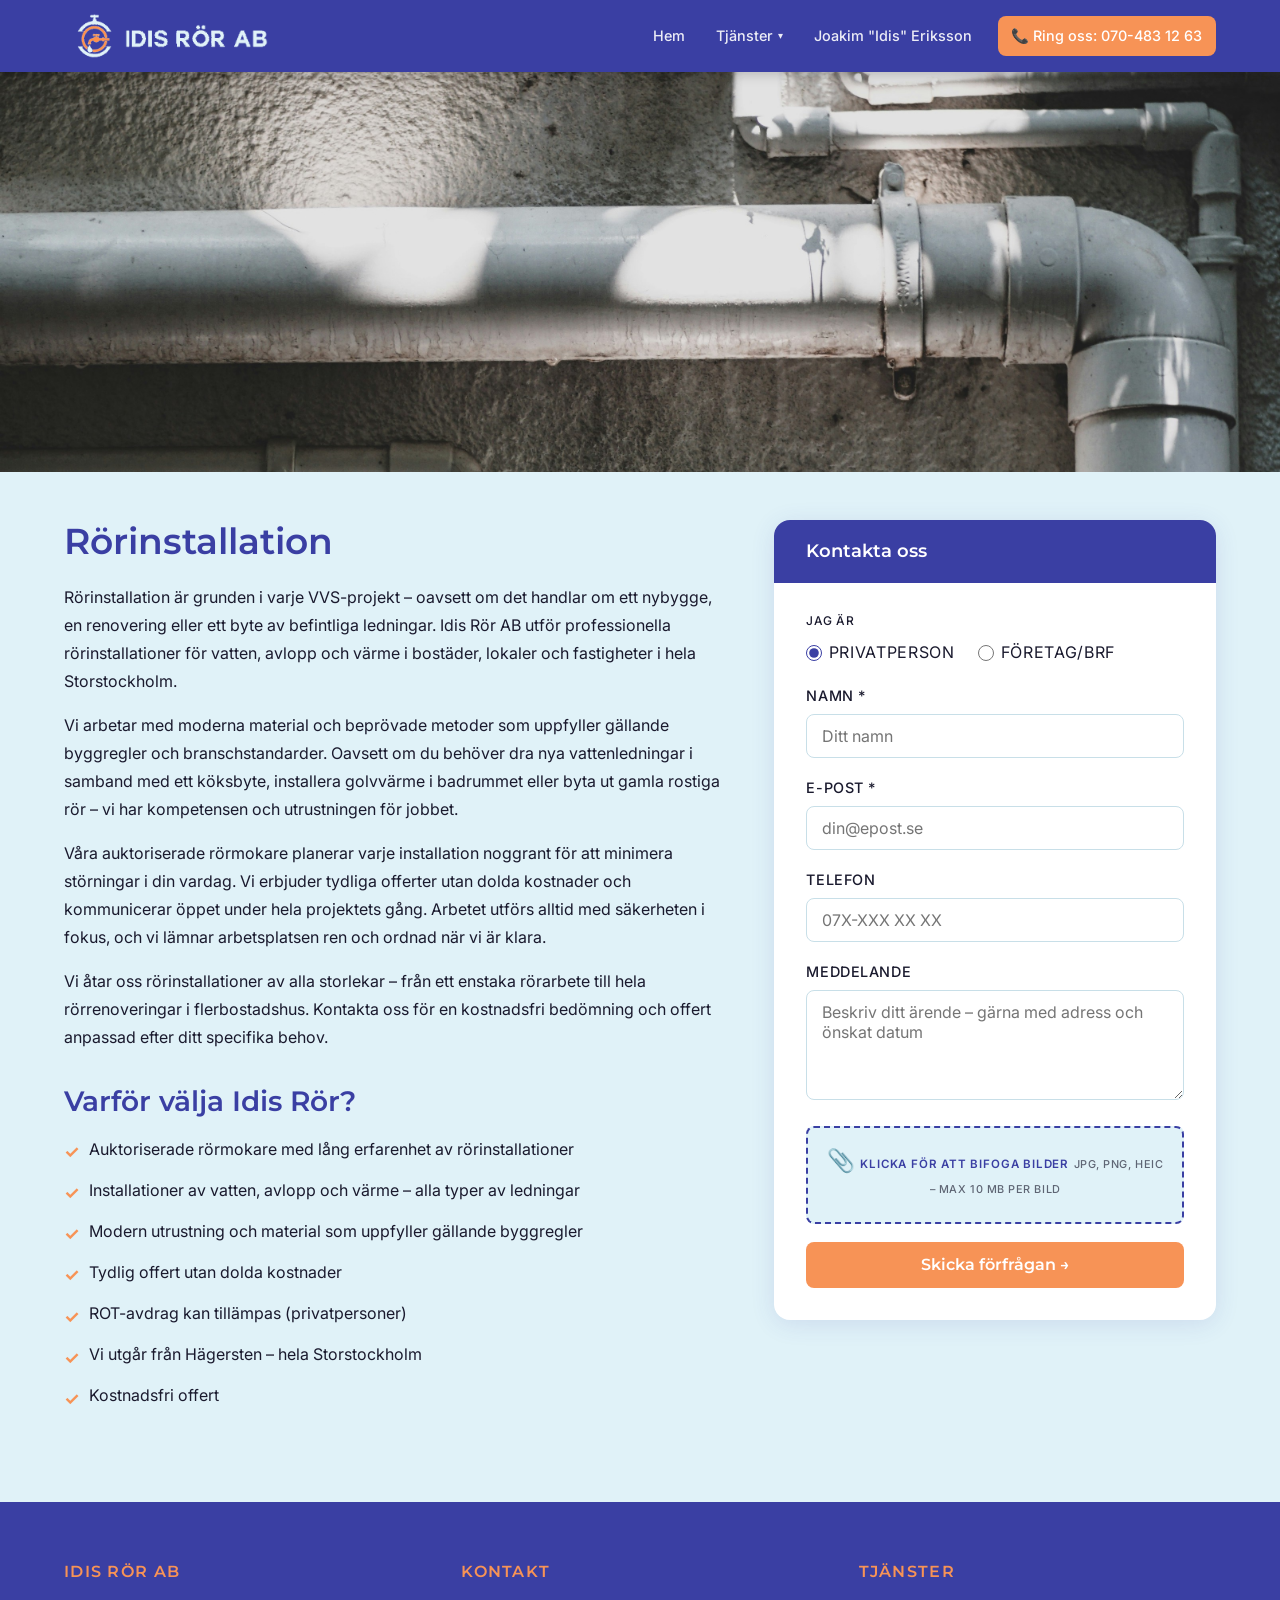
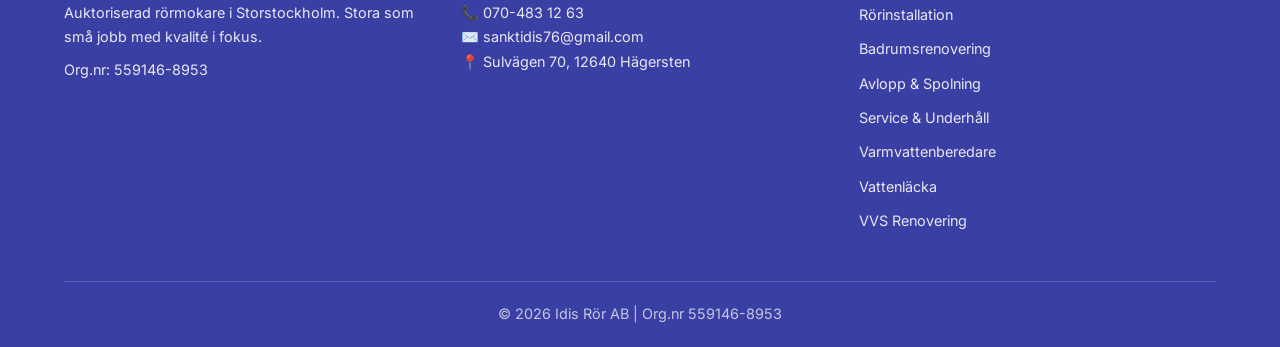
<file: rorinstallation.html>
<!DOCTYPE html>
<html lang="sv">
<head>
  <!-- ===== ÄNDRA HÄR =====
    Telefon:     0704831263
    E-post:      sanktidis76@gmail.com
    Adress:      Sulvägen 70, 12640 Hägersten
    Org.nr:      559146-8953
    Formspree:   Byt ut FORMSPREE-ID nedan mot ditt riktiga Formspree-ID
    Canonical:   Byt ut https://www.idisror.se/ mot din riktiga domän
  ===================== -->

  <meta charset="UTF-8" />
  <meta name="viewport" content="width=device-width, initial-scale=1.0" />

  <!-- SEO: Titel & beskrivning -->
  <title>Rörinstallation Stockholm – Idis Rör AB | Auktoriserad VVS</title>
  <meta name="description" content="Professionell rörinstallation i Stockholm av auktoriserade rörmokare. Idis Rör AB installerar vatten, avlopp och värme i hela Storstockholm. Kostnadsfri offert." />

  <!-- Canonical & hreflang -->
  <link rel="canonical" href="https://www.idisror.se/rorinstallation.html" />
  <link rel="alternate" hreflang="sv-SE" href="https://www.idisror.se/rorinstallation.html" />

  <!-- Favicon -->
  <link rel="icon" href="favicon.ico" />

  <!-- Open Graph -->
  <meta property="og:type"        content="website" />
  <meta property="og:title"       content="Rörinstallation Stockholm – Idis Rör AB" />
  <meta property="og:description" content="Professionell rörinstallation i Stockholm av auktoriserade rörmokare. Installationer av vatten, avlopp och värme – hela Storstockholm." />
  <meta property="og:url"         content="https://www.idisror.se/rorinstallation.html" />
  <meta property="og:image"       content="idis_logo_transparent.png" />

  <!-- Gemensam CSS -->
  <link rel="stylesheet" href="style.css" />

  <!-- Strukturerad data – LocalBusiness (JSON-LD) -->
  <script type="application/ld+json">
  {
    "@context": "https://schema.org",
    "@type": "LocalBusiness",
    "name": "Idis Rör AB",
    "url": "https://www.idisror.se/rorinstallation.html",
    "telephone": "+46704831263",
    "email": "sanktidis76@gmail.com",
    "address": {
      "@type": "PostalAddress",
      "streetAddress": "Sulvägen 70",
      "postalCode": "12640",
      "addressLocality": "Hägersten",
      "addressCountry": "SE"
    },
    "areaServed": "Stockholm",
    "description": "Professionell rörinstallation i Stockholm av auktoriserade rörmokare."
  }
  </script>
</head>
<body>

  <!-- Hoppa till innehåll (tillgänglighet) -->
  <a class="skip-link" href="#main-content">Hoppa till innehåll</a>

  <!-- =============================================
       HEADER
       ============================================= -->
  <header class="site-header" role="banner">
    <div class="header-inner">

      <a href="index.html" class="site-logo" aria-label="Idis Rör AB – till startsidan">
        <img src="logotype header.png"
             alt="Idis Rör AB logotyp"
             width="160" height="52" />
      </a>

      <button class="hamburger"
              id="hamburger-btn"
              aria-controls="site-nav"
              aria-expanded="false"
              aria-label="Öppna navigationsmenyn">
        <span></span>
        <span></span>
        <span></span>
      </button>

      <nav class="site-nav" id="site-nav" aria-label="Huvudnavigation">
        <ul class="nav-list" role="list">

          <li>
            <a href="index.html">Hem</a>
          </li>

          <li id="nav-services">
            <button class="nav-dropdown-trigger"
                    aria-expanded="false"
                    aria-controls="dropdown-services"
                    aria-haspopup="true">
              Tjänster <span class="arrow" aria-hidden="true">▾</span>
            </button>
            <ul class="dropdown-menu" id="dropdown-services" role="list">
              <li><a href="rorinstallation.html" aria-current="page">Rörinstallation</a></li>
              <li><a href="badrumsrenovering.html">Badrumsrenovering</a></li>
              <li><a href="avlopp-spolning.html">Avlopp &amp; Spolning</a></li>
              <li><a href="service-underhall.html">Service &amp; Underhåll</a></li>
              <li><a href="varmvattenberedare.html">Varmvattenberedare</a></li>
              <li><a href="vattenlaecka.html">Vattenläcka</a></li>
              <li><a href="vvs-renovering.html">VVS Renovering</a></li>
            </ul>
          </li>

          <li>
            <a href="joakim-idis-eriksson.html">Joakim "Idis" Eriksson</a>
          </li>

          <li>
            <a href="tel:0704831263" class="btn-call-header" aria-label="Ring oss på 070-483 12 63">
              📞 Ring oss: 070-483 12 63
            </a>
          </li>

        </ul>
      </nav>
    </div>
  </header>

  <!-- =============================================
       MAIN
       ============================================= -->
  <main id="main-content">

    <!-- ── HERO-BILD ─────────────────────────────── -->
    <div class="service-hero" role="img" aria-label="Rörinstallation Stockholm – Idis Rör AB">
      <img src="rörinstallation.jpg"
           alt="Rörinstallation Stockholm – Idis Rör AB"
           width="1200" height="400"
           loading="lazy"
           onerror="this.style.display='none';this.nextElementSibling.style.display='flex';" />
      <!-- Platshållare om bilden saknas -->
      <div class="service-hero-placeholder" style="display:none;" aria-hidden="true">
        <span>Rörinstallation</span>
      </div>
    </div>

    <!-- ── TVÅKOLUMNS-SEKTION ───────────────────── -->
    <section aria-label="Rörinstallation – information och kontakt">
      <div class="container">
        <div class="two-col two-col-service">

          <!-- VÄNSTER (60%) – Innehåll -->
          <div class="content-col">

            <!-- H1: endast tjänstens namn -->
            <h1>Rörinstallation</h1>

            <p>
              Rörinstallation är grunden i varje VVS-projekt – oavsett om det handlar om ett
              nybygge, en renovering eller ett byte av befintliga ledningar. Idis Rör AB utför
              professionella rörinstallationer för vatten, avlopp och värme i bostäder,
              lokaler och fastigheter i hela Storstockholm.
            </p>
            <p>
              Vi arbetar med moderna material och beprövade metoder som uppfyller gällande
              byggregler och branschstandarder. Oavsett om du behöver dra nya vattenledningar
              i samband med ett köksbyte, installera golvvärme i badrummet eller byta ut
              gamla rostiga rör – vi har kompetensen och utrustningen för jobbet.
            </p>
            <p>
              Våra auktoriserade rörmokare planerar varje installation noggrant för att
              minimera störningar i din vardag. Vi erbjuder tydliga offerter utan dolda
              kostnader och kommunicerar öppet under hela projektets gång. Arbetet utförs
              alltid med säkerheten i fokus, och vi lämnar arbetsplatsen ren och ordnad
              när vi är klara.
            </p>
            <p>
              Vi åtar oss rörinstallationer av alla storlekar – från ett enstaka rörarbete
              till hela rörrenoveringar i flerbostadshus. Kontakta oss för en kostnadsfri
              bedömning och offert anpassad efter ditt specifika behov.
            </p>

            <!-- Varför välja Idis Rör? -->
            <h2>Varför välja Idis Rör?</h2>
            <ul class="usp-list" role="list">
              <li>Auktoriserade rörmokare med lång erfarenhet av rörinstallationer</li>
              <li>Installationer av vatten, avlopp och värme – alla typer av ledningar</li>
              <li>Modern utrustning och material som uppfyller gällande byggregler</li>
              <li>Tydlig offert utan dolda kostnader</li>
              <li>ROT-avdrag kan tillämpas (privatpersoner)</li>
              <li>Vi utgår från Hägersten – hela Storstockholm</li>
              <li>Kostnadsfri offert</li>
            </ul>

          </div>

          <!-- HÖGER (40%) – Kontaktformulär -->
          <div class="form-col" id="kontaktformular">
            <div class="form-card">
              <div class="form-card-header">Kontakta oss</div>
              <div class="form-card-body">

              <!-- VIKTIGT: Byt ut FORMSPREE-ID mot ditt riktiga Formspree-ID -->
              <form action="https://formspree.io/f/FORMSPREE-ID"
                    method="POST"
                    enctype="multipart/form-data"
                    novalidate>

                <!-- 1. Kundtyp -->
                <div class="form-group">
                  <fieldset style="border:none;padding:0;margin:0;">
                    <legend style="font-size:0.75rem;font-weight:500;margin-bottom:0.5rem;text-transform:uppercase;letter-spacing:0.04em;">
                      Jag är
                    </legend>
                    <div class="radio-group">
                      <label>
                        <input type="radio"
                               name="kundtyp"
                               id="f-kundtyp-privat-ror"
                               value="Privatperson"
                               checked />
                        Privatperson
                      </label>
                      <label>
                        <input type="radio"
                               name="kundtyp"
                               id="f-kundtyp-foretag-ror"
                               value="Företag/BRF" />
                        Företag/BRF
                      </label>
                    </div>
                  </fieldset>
                </div>

                <!-- 2. Namn -->
                <div class="form-group">
                  <label for="f-namn-ror">Namn <span aria-hidden="true">*</span></label>
                  <input type="text"
                         id="f-namn-ror"
                         name="namn"
                         placeholder="Ditt namn"
                         required
                         aria-required="true"
                         autocomplete="name" />
                </div>

                <!-- 3. E-post -->
                <div class="form-group">
                  <label for="f-epost-ror">E-post <span aria-hidden="true">*</span></label>
                  <input type="email"
                         id="f-epost-ror"
                         name="epost"
                         placeholder="din@epost.se"
                         required
                         aria-required="true"
                         autocomplete="email" />
                </div>

                <!-- 4. Telefon -->
                <div class="form-group">
                  <label for="f-telefon-ror">Telefon</label>
                  <input type="tel"
                         id="f-telefon-ror"
                         name="telefon"
                         placeholder="07X-XXX XX XX"
                         autocomplete="tel" />
                </div>

                <!-- 5. Meddelande -->
                <div class="form-group">
                  <label for="f-meddelande-ror">Meddelande</label>
                  <textarea id="f-meddelande-ror"
                            name="meddelande"
                            rows="4"
                            placeholder="Beskriv ditt ärende – gärna med adress och önskat datum"></textarea>
                </div>

                <!-- 6. Bifoga bild -->
                <div class="form-group">
                  <label class="file-upload-label" for="f-bild-ror">
                    <span class="file-upload-icon" aria-hidden="true">📎</span>
                    <span class="file-upload-text">Klicka för att bifoga bilder</span>
                    <span class="file-upload-hint">JPG, PNG, HEIC – max 10 MB per bild</span>
                  </label>
                  <input type="file"
                         id="f-bild-ror"
                         name="bilder"
                         accept="image/*"
                         multiple
                         class="file-upload-input"
                         aria-label="Bifoga bilder" />
                </div>

                <!-- 7. Skicka-knapp -->
                <button type="submit" class="btn btn-primary btn-full">
                  Skicka förfrågan →
                </button>

              </form>
              </div><!-- /.form-card-body -->
            </div>
          </div>

        </div>
      </div>
    </section>

  </main>

  <!-- =============================================
       FOOTER
       ============================================= -->
  <footer class="site-footer" role="contentinfo">
    <div class="container">
      <div class="footer-grid">

        <div class="footer-col">
          <h3>Idis Rör AB</h3>
          <p>Auktoriserad rörmokare i Storstockholm. Stora som små jobb med kvalité i fokus.</p>
          <p style="margin-top:0.5rem;">Org.nr: 559146-8953</p>
        </div>

        <div class="footer-col">
          <h3>Kontakt</h3>
          <address itemscope itemtype="https://schema.org/LocalBusiness">
            <p>📞 <a href="tel:0704831263" aria-label="Ring 070-483 12 63">070-483 12 63</a></p>
            <p>✉️ <a href="mailto:sanktidis76@gmail.com">sanktidis76@gmail.com</a></p>
            <p itemprop="address" itemscope itemtype="https://schema.org/PostalAddress">
              📍
              <span itemprop="streetAddress">Sulvägen 70</span>,
              <span itemprop="postalCode">12640</span>
              <span itemprop="addressLocality">Hägersten</span>
            </p>
          </address>
        </div>

        <div class="footer-col">
          <h3>Tjänster</h3>
          <ul class="footer-links" role="list">
            <li><a href="rorinstallation.html">Rörinstallation</a></li>
            <li><a href="badrumsrenovering.html">Badrumsrenovering</a></li>
            <li><a href="avlopp-spolning.html">Avlopp &amp; Spolning</a></li>
            <li><a href="service-underhall.html">Service &amp; Underhåll</a></li>
            <li><a href="varmvattenberedare.html">Varmvattenberedare</a></li>
            <li><a href="vattenlaecka.html">Vattenläcka</a></li>
            <li><a href="vvs-renovering.html">VVS Renovering</a></li>
          </ul>
        </div>

      </div>
      <div class="footer-bottom">
        <p>© <span id="year"></span> Idis Rör AB | Org.nr 559146-8953</p>
      </div>
    </div>
  </footer>

  <!-- Mobil: sticky ring-knapp -->
  <a href="tel:0704831263"
     class="sticky-call"
     aria-label="Ring Idis Rör på 070-483 12 63">
    <span class="sticky-call-icon" aria-hidden="true">📞</span>
    Ring oss: 070-483 12 63
  </a>

  <!-- =============================================
       JAVASCRIPT
       ============================================= -->
  <script>
    document.getElementById('year').textContent = new Date().getFullYear();

    const hamburgerBtn = document.getElementById('hamburger-btn');
    const siteNav      = document.getElementById('site-nav');

    hamburgerBtn.addEventListener('click', function () {
      const isOpen = siteNav.classList.toggle('is-open');
      hamburgerBtn.setAttribute('aria-expanded', isOpen ? 'true' : 'false');
    });

    document.addEventListener('click', function (e) {
      if (!siteNav.contains(e.target) && !hamburgerBtn.contains(e.target)) {
        siteNav.classList.remove('is-open');
        hamburgerBtn.setAttribute('aria-expanded', 'false');
      }
    });

    document.querySelectorAll('.nav-dropdown-trigger').forEach(function (trigger) {
      trigger.addEventListener('click', function () {
        const parentLi = this.closest('li');
        const isOpen   = parentLi.classList.toggle('is-open');
        this.setAttribute('aria-expanded', isOpen ? 'true' : 'false');
      });
    });

    document.addEventListener('keydown', function (e) {
      if (e.key === 'Escape') {
        document.querySelectorAll('.nav-dropdown-trigger').forEach(function (t) {
          t.closest('li').classList.remove('is-open');
          t.setAttribute('aria-expanded', 'false');
        });
        siteNav.classList.remove('is-open');
        hamburgerBtn.setAttribute('aria-expanded', 'false');
      }
    });
  </script>

</body>
</html>
</file>
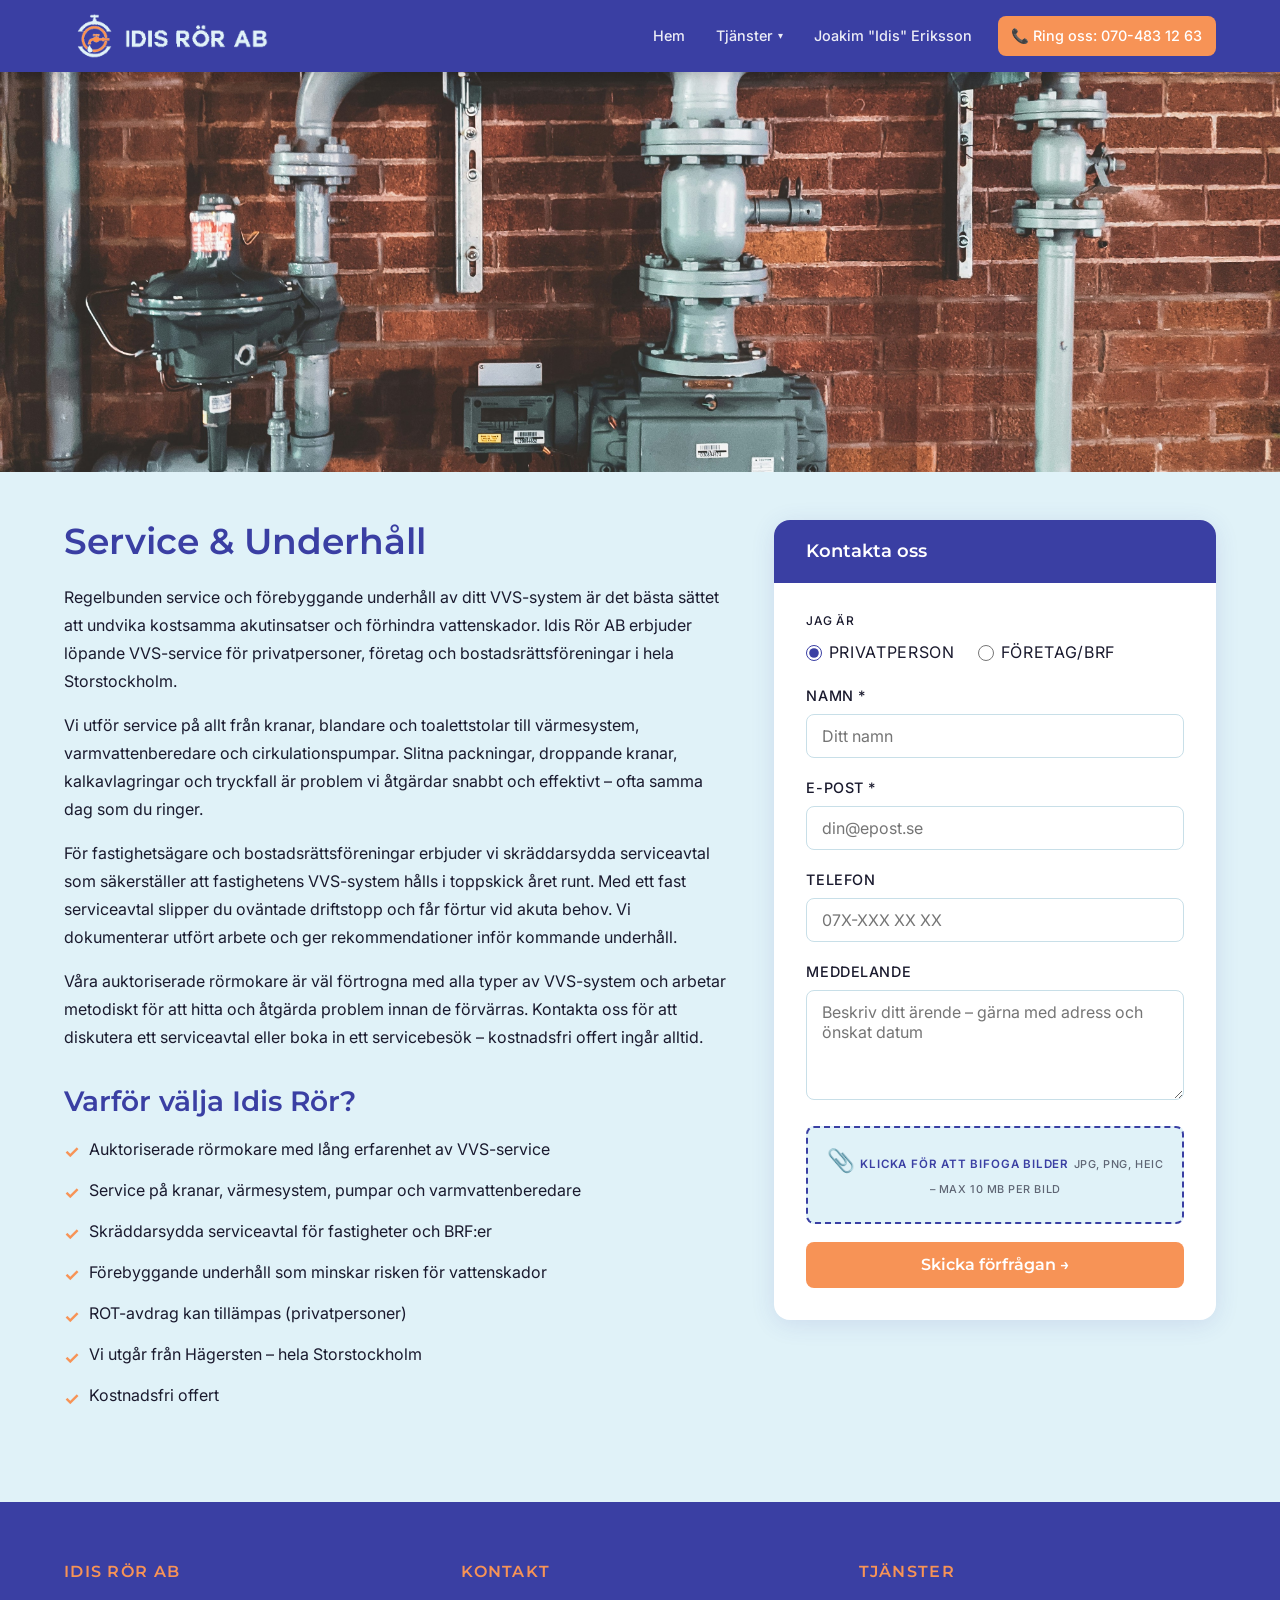
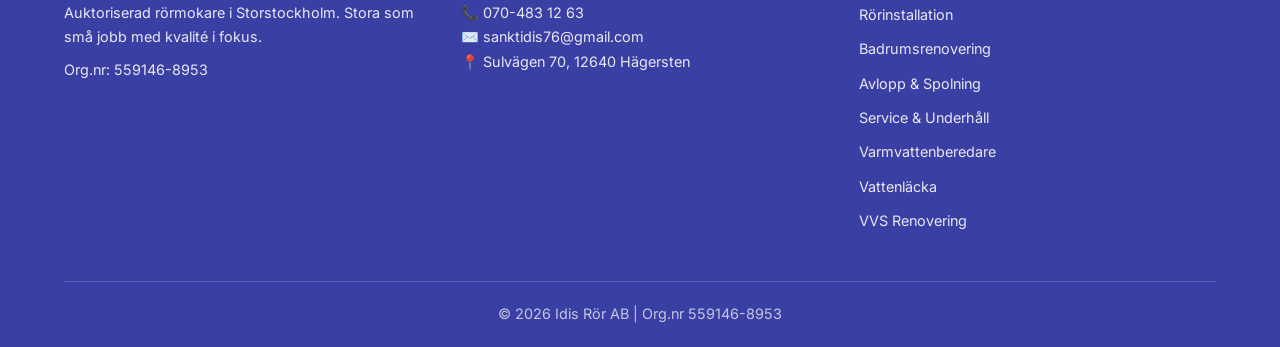
<file: service-underhall.html>
<!DOCTYPE html>
<html lang="sv">
<head>
  <!-- ===== ÄNDRA HÄR =====
    Telefon:     0704831263
    E-post:      sanktidis76@gmail.com
    Adress:      Sulvägen 70, 12640 Hägersten
    Org.nr:      559146-8953
    Formspree:   Byt ut FORMSPREE-ID nedan mot ditt riktiga Formspree-ID
    Canonical:   Byt ut https://www.idisror.se/ mot din riktiga domän
  ===================== -->

  <meta charset="UTF-8" />
  <meta name="viewport" content="width=device-width, initial-scale=1.0" />

  <!-- SEO: Titel & beskrivning -->
  <title>Service &amp; Underhåll VVS Stockholm – Idis Rör AB</title>
  <meta name="description" content="VVS-service och underhåll i Stockholm av auktoriserade rörmokare. Idis Rör AB utför löpande service på rör, kranar och värmesystem i hela Storstockholm." />

  <!-- Canonical & hreflang -->
  <link rel="canonical" href="https://www.idisror.se/service-underhall.html" />
  <link rel="alternate" hreflang="sv-SE" href="https://www.idisror.se/service-underhall.html" />

  <!-- Favicon -->
  <link rel="icon" href="favicon.ico" />

  <!-- Open Graph -->
  <meta property="og:type"        content="website" />
  <meta property="og:title"       content="Service &amp; Underhåll VVS Stockholm – Idis Rör AB" />
  <meta property="og:description" content="VVS-service och underhåll i Stockholm av auktoriserade rörmokare. Löpande service på rör, kranar och värmesystem – hela Storstockholm." />
  <meta property="og:url"         content="https://www.idisror.se/service-underhall.html" />
  <meta property="og:image"       content="idis_logo_transparent.png" />

  <!-- Gemensam CSS -->
  <link rel="stylesheet" href="style.css" />

  <!-- Strukturerad data – LocalBusiness (JSON-LD) -->
  <script type="application/ld+json">
  {
    "@context": "https://schema.org",
    "@type": "LocalBusiness",
    "name": "Idis Rör AB",
    "url": "https://www.idisror.se/service-underhall.html",
    "telephone": "+46704831263",
    "email": "sanktidis76@gmail.com",
    "address": {
      "@type": "PostalAddress",
      "streetAddress": "Sulvägen 70",
      "postalCode": "12640",
      "addressLocality": "Hägersten",
      "addressCountry": "SE"
    },
    "areaServed": "Stockholm",
    "description": "VVS-service och underhåll i Stockholm av auktoriserade rörmokare."
  }
  </script>
</head>
<body>

  <!-- Hoppa till innehåll (tillgänglighet) -->
  <a class="skip-link" href="#main-content">Hoppa till innehåll</a>

  <!-- =============================================
       HEADER
       ============================================= -->
  <header class="site-header" role="banner">
    <div class="header-inner">

      <a href="index.html" class="site-logo" aria-label="Idis Rör AB – till startsidan">
        <img src="logotype header.png"
             alt="Idis Rör AB logotyp"
             width="160" height="52" />
      </a>

      <button class="hamburger"
              id="hamburger-btn"
              aria-controls="site-nav"
              aria-expanded="false"
              aria-label="Öppna navigationsmenyn">
        <span></span>
        <span></span>
        <span></span>
      </button>

      <nav class="site-nav" id="site-nav" aria-label="Huvudnavigation">
        <ul class="nav-list" role="list">

          <li>
            <a href="index.html">Hem</a>
          </li>

          <li id="nav-services">
            <button class="nav-dropdown-trigger"
                    aria-expanded="false"
                    aria-controls="dropdown-services"
                    aria-haspopup="true">
              Tjänster <span class="arrow" aria-hidden="true">▾</span>
            </button>
            <ul class="dropdown-menu" id="dropdown-services" role="list">
              <li><a href="rorinstallation.html">Rörinstallation</a></li>
              <li><a href="badrumsrenovering.html">Badrumsrenovering</a></li>
              <li><a href="avlopp-spolning.html">Avlopp &amp; Spolning</a></li>
              <li><a href="service-underhall.html" aria-current="page">Service &amp; Underhåll</a></li>
              <li><a href="varmvattenberedare.html">Varmvattenberedare</a></li>
              <li><a href="vattenlaecka.html">Vattenläcka</a></li>
              <li><a href="vvs-renovering.html">VVS Renovering</a></li>
            </ul>
          </li>

          <li>
            <a href="joakim-idis-eriksson.html">Joakim "Idis" Eriksson</a>
          </li>

          <li>
            <a href="tel:0704831263" class="btn-call-header" aria-label="Ring oss på 070-483 12 63">
              📞 Ring oss: 070-483 12 63
            </a>
          </li>

        </ul>
      </nav>
    </div>
  </header>

  <!-- =============================================
       MAIN
       ============================================= -->
  <main id="main-content">

    <!-- ── HERO-BILD ─────────────────────────────── -->
    <div class="service-hero" role="img" aria-label="Service och underhåll VVS Stockholm – Idis Rör AB">
      <img src="service och underhåll.jpg"
           alt="Service och underhåll VVS Stockholm – Idis Rör AB"
           width="1200" height="400"
           loading="lazy"
           onerror="this.style.display='none';this.nextElementSibling.style.display='flex';" />
      <div class="service-hero-placeholder" style="display:none;" aria-hidden="true">
        <span>Service &amp; Underhåll</span>
      </div>
    </div>

    <!-- ── TVÅKOLUMNS-SEKTION ───────────────────── -->
    <section aria-label="Service och underhåll – information och kontakt">
      <div class="container">
        <div class="two-col two-col-service">

          <!-- VÄNSTER (60%) – Innehåll -->
          <div class="content-col">

            <h1>Service &amp; Underhåll</h1>

            <p>
              Regelbunden service och förebyggande underhåll av ditt VVS-system är det
              bästa sättet att undvika kostsamma akutinsatser och förhindra vattenskador.
              Idis Rör AB erbjuder löpande VVS-service för privatpersoner, företag och
              bostadsrättsföreningar i hela Storstockholm.
            </p>
            <p>
              Vi utför service på allt från kranar, blandare och toalettstolar till
              värmesystem, varmvattenberedare och cirkulationspumpar. Slitna packningar,
              droppande kranar, kalkavlagringar och tryckfall är problem vi åtgärdar
              snabbt och effektivt – ofta samma dag som du ringer.
            </p>
            <p>
              För fastighetsägare och bostadsrättsföreningar erbjuder vi skräddarsydda
              serviceavtal som säkerställer att fastighetens VVS-system hålls i toppskick
              året runt. Med ett fast serviceavtal slipper du oväntade driftstopp och
              får förtur vid akuta behov. Vi dokumenterar utfört arbete och ger
              rekommendationer inför kommande underhåll.
            </p>
            <p>
              Våra auktoriserade rörmokare är väl förtrogna med alla typer av VVS-system
              och arbetar metodiskt för att hitta och åtgärda problem innan de förvärras.
              Kontakta oss för att diskutera ett serviceavtal eller boka in ett
              servicebesök – kostnadsfri offert ingår alltid.
            </p>

            <h2>Varför välja Idis Rör?</h2>
            <ul class="usp-list" role="list">
              <li>Auktoriserade rörmokare med lång erfarenhet av VVS-service</li>
              <li>Service på kranar, värmesystem, pumpar och varmvattenberedare</li>
              <li>Skräddarsydda serviceavtal för fastigheter och BRF:er</li>
              <li>Förebyggande underhåll som minskar risken för vattenskador</li>
              <li>ROT-avdrag kan tillämpas (privatpersoner)</li>
              <li>Vi utgår från Hägersten – hela Storstockholm</li>
              <li>Kostnadsfri offert</li>
            </ul>

          </div>

          <!-- HÖGER (40%) – Kontaktformulär -->
          <div class="form-col" id="kontaktformular">
            <div class="form-card">
              <div class="form-card-header">Kontakta oss</div>
              <div class="form-card-body">

              <!-- VIKTIGT: Byt ut FORMSPREE-ID mot ditt riktiga Formspree-ID -->
              <form action="https://formspree.io/f/FORMSPREE-ID"
                    method="POST"
                    enctype="multipart/form-data"
                    novalidate>

                <div class="form-group">
                  <fieldset style="border:none;padding:0;margin:0;">
                    <legend style="font-size:0.75rem;font-weight:500;margin-bottom:0.5rem;text-transform:uppercase;letter-spacing:0.04em;">
                      Jag är
                    </legend>
                    <div class="radio-group">
                      <label>
                        <input type="radio"
                               name="kundtyp"
                               id="f-kundtyp-privat-service"
                               value="Privatperson"
                               checked />
                        Privatperson
                      </label>
                      <label>
                        <input type="radio"
                               name="kundtyp"
                               id="f-kundtyp-foretag-service"
                               value="Företag/BRF" />
                        Företag/BRF
                      </label>
                    </div>
                  </fieldset>
                </div>

                <div class="form-group">
                  <label for="f-namn-service">Namn <span aria-hidden="true">*</span></label>
                  <input type="text"
                         id="f-namn-service"
                         name="namn"
                         placeholder="Ditt namn"
                         required
                         aria-required="true"
                         autocomplete="name" />
                </div>

                <div class="form-group">
                  <label for="f-epost-service">E-post <span aria-hidden="true">*</span></label>
                  <input type="email"
                         id="f-epost-service"
                         name="epost"
                         placeholder="din@epost.se"
                         required
                         aria-required="true"
                         autocomplete="email" />
                </div>

                <div class="form-group">
                  <label for="f-telefon-service">Telefon</label>
                  <input type="tel"
                         id="f-telefon-service"
                         name="telefon"
                         placeholder="07X-XXX XX XX"
                         autocomplete="tel" />
                </div>

                <div class="form-group">
                  <label for="f-meddelande-service">Meddelande</label>
                  <textarea id="f-meddelande-service"
                            name="meddelande"
                            rows="4"
                            placeholder="Beskriv ditt ärende – gärna med adress och önskat datum"></textarea>
                </div>

                <div class="form-group">
                  <label class="file-upload-label" for="f-bild-service">
                    <span class="file-upload-icon" aria-hidden="true">📎</span>
                    <span class="file-upload-text">Klicka för att bifoga bilder</span>
                    <span class="file-upload-hint">JPG, PNG, HEIC – max 10 MB per bild</span>
                  </label>
                  <input type="file"
                         id="f-bild-service"
                         name="bilder"
                         accept="image/*"
                         multiple
                         class="file-upload-input"
                         aria-label="Bifoga bilder" />
                </div>

                <button type="submit" class="btn btn-primary btn-full">
                  Skicka förfrågan →
                </button>

              </form>
              </div><!-- /.form-card-body -->
            </div>
          </div>

        </div>
      </div>
    </section>

  </main>

  <!-- =============================================
       FOOTER
       ============================================= -->
  <footer class="site-footer" role="contentinfo">
    <div class="container">
      <div class="footer-grid">

        <div class="footer-col">
          <h3>Idis Rör AB</h3>
          <p>Auktoriserad rörmokare i Storstockholm. Stora som små jobb med kvalité i fokus.</p>
          <p style="margin-top:0.5rem;">Org.nr: 559146-8953</p>
        </div>

        <div class="footer-col">
          <h3>Kontakt</h3>
          <address itemscope itemtype="https://schema.org/LocalBusiness">
            <p>📞 <a href="tel:0704831263" aria-label="Ring 070-483 12 63">070-483 12 63</a></p>
            <p>✉️ <a href="mailto:sanktidis76@gmail.com">sanktidis76@gmail.com</a></p>
            <p itemprop="address" itemscope itemtype="https://schema.org/PostalAddress">
              📍
              <span itemprop="streetAddress">Sulvägen 70</span>,
              <span itemprop="postalCode">12640</span>
              <span itemprop="addressLocality">Hägersten</span>
            </p>
          </address>
        </div>

        <div class="footer-col">
          <h3>Tjänster</h3>
          <ul class="footer-links" role="list">
            <li><a href="rorinstallation.html">Rörinstallation</a></li>
            <li><a href="badrumsrenovering.html">Badrumsrenovering</a></li>
            <li><a href="avlopp-spolning.html">Avlopp &amp; Spolning</a></li>
            <li><a href="service-underhall.html">Service &amp; Underhåll</a></li>
            <li><a href="varmvattenberedare.html">Varmvattenberedare</a></li>
            <li><a href="vattenlaecka.html">Vattenläcka</a></li>
            <li><a href="vvs-renovering.html">VVS Renovering</a></li>
          </ul>
        </div>

      </div>
      <div class="footer-bottom">
        <p>© <span id="year"></span> Idis Rör AB | Org.nr 559146-8953</p>
      </div>
    </div>
  </footer>

  <!-- Mobil: sticky ring-knapp -->
  <a href="tel:0704831263"
     class="sticky-call"
     aria-label="Ring Idis Rör på 070-483 12 63">
    <span class="sticky-call-icon" aria-hidden="true">📞</span>
    Ring oss: 070-483 12 63
  </a>

  <script>
    document.getElementById('year').textContent = new Date().getFullYear();

    const hamburgerBtn = document.getElementById('hamburger-btn');
    const siteNav      = document.getElementById('site-nav');

    hamburgerBtn.addEventListener('click', function () {
      const isOpen = siteNav.classList.toggle('is-open');
      hamburgerBtn.setAttribute('aria-expanded', isOpen ? 'true' : 'false');
    });

    document.addEventListener('click', function (e) {
      if (!siteNav.contains(e.target) && !hamburgerBtn.contains(e.target)) {
        siteNav.classList.remove('is-open');
        hamburgerBtn.setAttribute('aria-expanded', 'false');
      }
    });

    document.querySelectorAll('.nav-dropdown-trigger').forEach(function (trigger) {
      trigger.addEventListener('click', function () {
        const parentLi = this.closest('li');
        const isOpen   = parentLi.classList.toggle('is-open');
        this.setAttribute('aria-expanded', isOpen ? 'true' : 'false');
      });
    });

    document.addEventListener('keydown', function (e) {
      if (e.key === 'Escape') {
        document.querySelectorAll('.nav-dropdown-trigger').forEach(function (t) {
          t.closest('li').classList.remove('is-open');
          t.setAttribute('aria-expanded', 'false');
        });
        siteNav.classList.remove('is-open');
        hamburgerBtn.setAttribute('aria-expanded', 'false');
      }
    });
  </script>

</body>
</html>
</file>
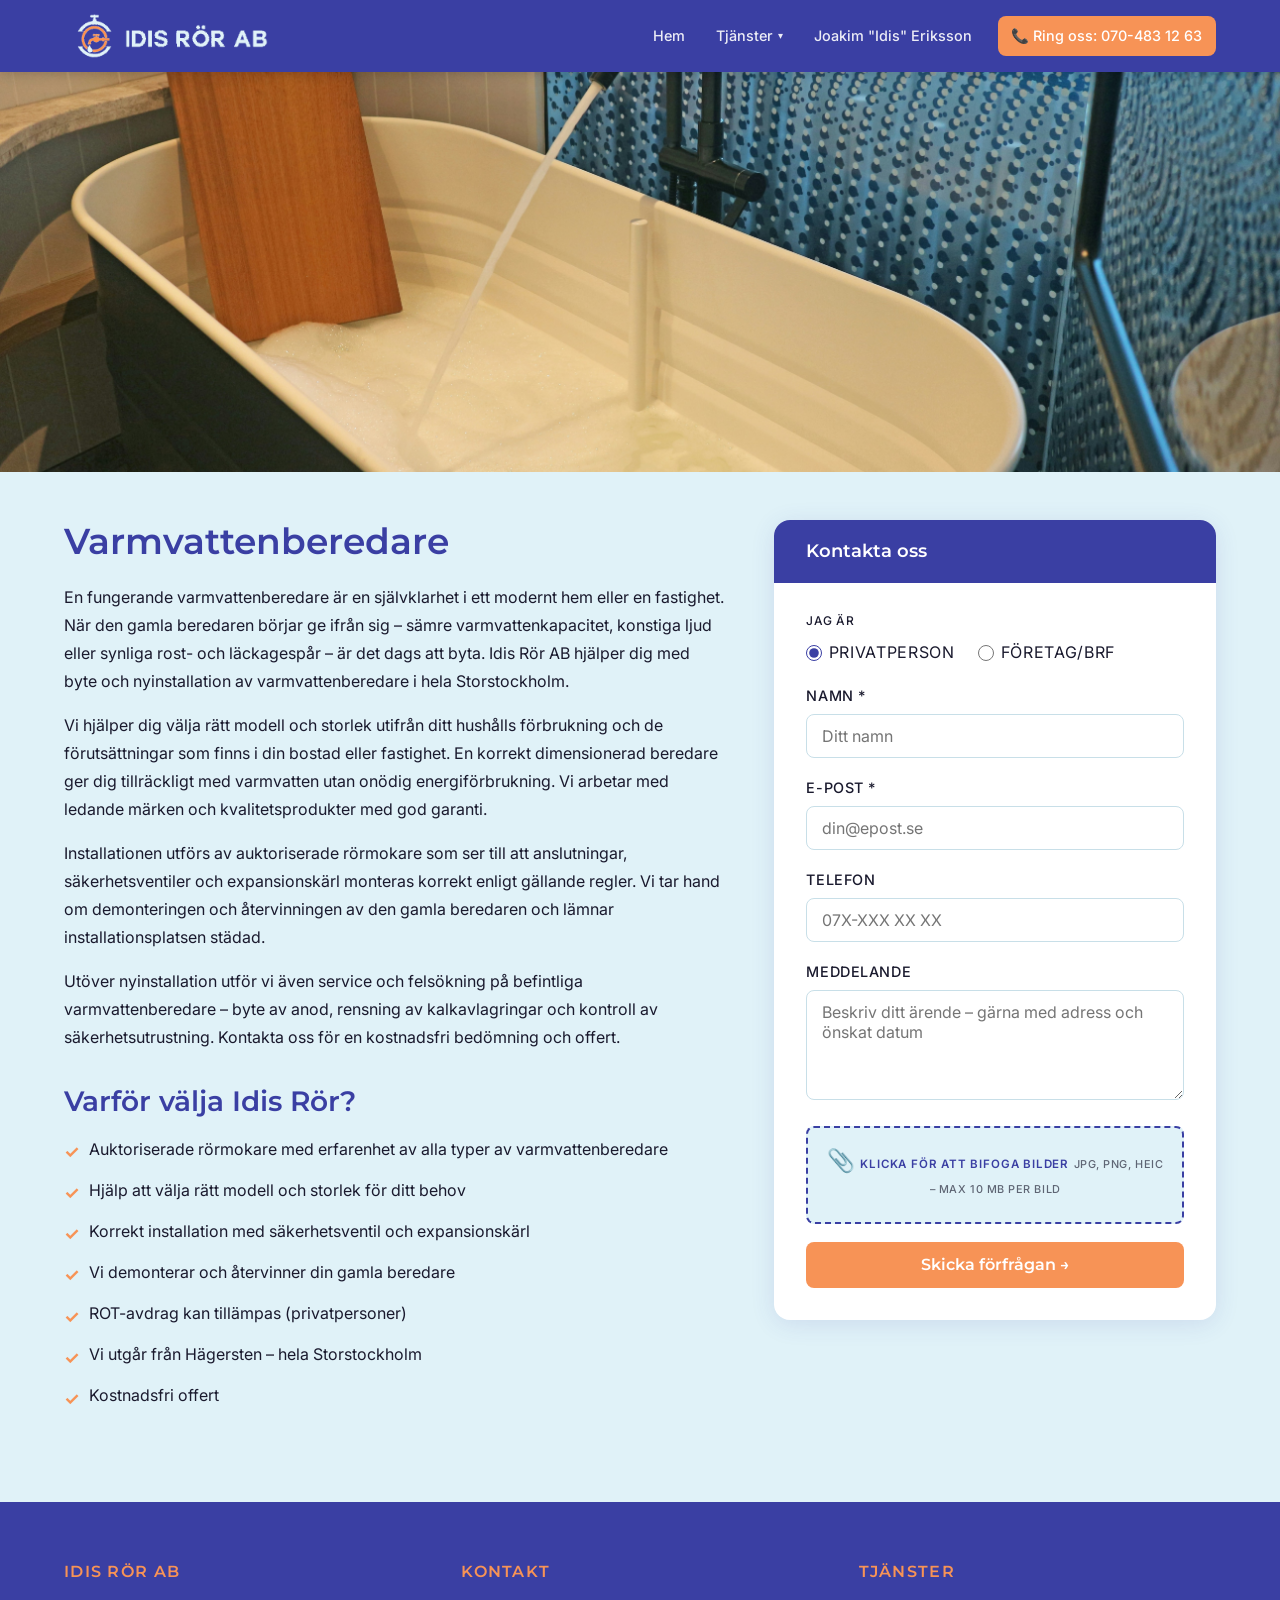
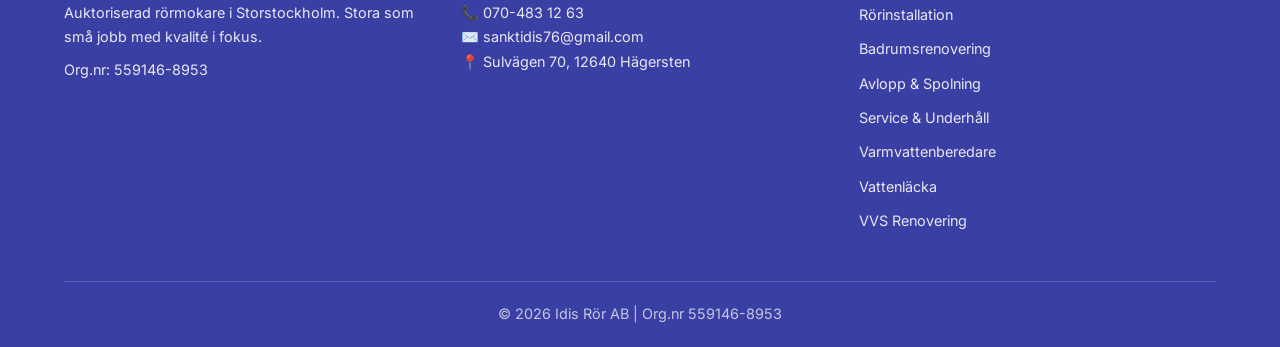
<file: varmvattenberedare.html>
<!DOCTYPE html>
<html lang="sv">
<head>
  <!-- ===== ÄNDRA HÄR =====
    Telefon:     0704831263
    E-post:      sanktidis76@gmail.com
    Adress:      Sulvägen 70, 12640 Hägersten
    Org.nr:      559146-8953
    Formspree:   Byt ut FORMSPREE-ID nedan mot ditt riktiga Formspree-ID
    Canonical:   Byt ut https://www.idisror.se/ mot din riktiga domän
  ===================== -->

  <meta charset="UTF-8" />
  <meta name="viewport" content="width=device-width, initial-scale=1.0" />

  <!-- SEO: Titel & beskrivning -->
  <title>Varmvattenberedare Stockholm – Byte &amp; Installation | Idis Rör AB</title>
  <meta name="description" content="Byte och installation av varmvattenberedare i Stockholm. Idis Rör AB installerar och servar varmvattenberedare i hela Storstockholm. Auktoriserade rörmokare – kostnadsfri offert." />

  <!-- Canonical & hreflang -->
  <link rel="canonical" href="https://www.idisror.se/varmvattenberedare.html" />
  <link rel="alternate" hreflang="sv-SE" href="https://www.idisror.se/varmvattenberedare.html" />

  <!-- Favicon -->
  <link rel="icon" href="favicon.ico" />

  <!-- Open Graph -->
  <meta property="og:type"        content="website" />
  <meta property="og:title"       content="Varmvattenberedare Stockholm – Byte &amp; Installation | Idis Rör AB" />
  <meta property="og:description" content="Byte och installation av varmvattenberedare i Stockholm. Auktoriserade rörmokare – hela Storstockholm." />
  <meta property="og:url"         content="https://www.idisror.se/varmvattenberedare.html" />
  <meta property="og:image"       content="idis_logo_transparent.png" />

  <!-- Gemensam CSS -->
  <link rel="stylesheet" href="style.css" />

  <!-- Strukturerad data – LocalBusiness (JSON-LD) -->
  <script type="application/ld+json">
  {
    "@context": "https://schema.org",
    "@type": "LocalBusiness",
    "name": "Idis Rör AB",
    "url": "https://www.idisror.se/varmvattenberedare.html",
    "telephone": "+46704831263",
    "email": "sanktidis76@gmail.com",
    "address": {
      "@type": "PostalAddress",
      "streetAddress": "Sulvägen 70",
      "postalCode": "12640",
      "addressLocality": "Hägersten",
      "addressCountry": "SE"
    },
    "areaServed": "Stockholm",
    "description": "Byte och installation av varmvattenberedare i Stockholm av auktoriserade rörmokare."
  }
  </script>
</head>
<body>

  <!-- Hoppa till innehåll (tillgänglighet) -->
  <a class="skip-link" href="#main-content">Hoppa till innehåll</a>

  <!-- =============================================
       HEADER
       ============================================= -->
  <header class="site-header" role="banner">
    <div class="header-inner">

      <a href="index.html" class="site-logo" aria-label="Idis Rör AB – till startsidan">
        <img src="logotype header.png"
             alt="Idis Rör AB logotyp"
             width="160" height="52" />
      </a>

      <button class="hamburger"
              id="hamburger-btn"
              aria-controls="site-nav"
              aria-expanded="false"
              aria-label="Öppna navigationsmenyn">
        <span></span>
        <span></span>
        <span></span>
      </button>

      <nav class="site-nav" id="site-nav" aria-label="Huvudnavigation">
        <ul class="nav-list" role="list">

          <li>
            <a href="index.html">Hem</a>
          </li>

          <li id="nav-services">
            <button class="nav-dropdown-trigger"
                    aria-expanded="false"
                    aria-controls="dropdown-services"
                    aria-haspopup="true">
              Tjänster <span class="arrow" aria-hidden="true">▾</span>
            </button>
            <ul class="dropdown-menu" id="dropdown-services" role="list">
              <li><a href="rorinstallation.html">Rörinstallation</a></li>
              <li><a href="badrumsrenovering.html">Badrumsrenovering</a></li>
              <li><a href="avlopp-spolning.html">Avlopp &amp; Spolning</a></li>
              <li><a href="service-underhall.html">Service &amp; Underhåll</a></li>
              <li><a href="varmvattenberedare.html" aria-current="page">Varmvattenberedare</a></li>
              <li><a href="vattenlaecka.html">Vattenläcka</a></li>
              <li><a href="vvs-renovering.html">VVS Renovering</a></li>
            </ul>
          </li>

          <li>
            <a href="joakim-idis-eriksson.html">Joakim "Idis" Eriksson</a>
          </li>

          <li>
            <a href="tel:0704831263" class="btn-call-header" aria-label="Ring oss på 070-483 12 63">
              📞 Ring oss: 070-483 12 63
            </a>
          </li>

        </ul>
      </nav>
    </div>
  </header>

  <!-- =============================================
       MAIN
       ============================================= -->
  <main id="main-content">

    <!-- ── HERO-BILD ─────────────────────────────── -->
    <div class="service-hero" role="img" aria-label="Varmvattenberedare installation Stockholm – Idis Rör AB">
      <img src="varmvattenberedare.jpg"
           alt="Varmvattenberedare installation Stockholm – Idis Rör AB"
           width="1200" height="400"
           loading="lazy"
           onerror="this.style.display='none';this.nextElementSibling.style.display='flex';" />
      <div class="service-hero-placeholder" style="display:none;" aria-hidden="true">
        <span>Varmvattenberedare</span>
      </div>
    </div>

    <!-- ── TVÅKOLUMNS-SEKTION ───────────────────── -->
    <section aria-label="Varmvattenberedare – information och kontakt">
      <div class="container">
        <div class="two-col two-col-service">

          <!-- VÄNSTER (60%) – Innehåll -->
          <div class="content-col">

            <h1>Varmvattenberedare</h1>

            <p>
              En fungerande varmvattenberedare är en självklarhet i ett modernt hem eller
              en fastighet. När den gamla beredaren börjar ge ifrån sig – sämre
              varmvattenkapacitet, konstiga ljud eller synliga rost- och läckagespår –
              är det dags att byta. Idis Rör AB hjälper dig med byte och nyinstallation
              av varmvattenberedare i hela Storstockholm.
            </p>
            <p>
              Vi hjälper dig välja rätt modell och storlek utifrån ditt hushålls
              förbrukning och de förutsättningar som finns i din bostad eller fastighet.
              En korrekt dimensionerad beredare ger dig tillräckligt med varmvatten
              utan onödig energiförbrukning. Vi arbetar med ledande märken och
              kvalitetsprodukter med god garanti.
            </p>
            <p>
              Installationen utförs av auktoriserade rörmokare som ser till att
              anslutningar, säkerhetsventiler och expansionskärl monteras korrekt
              enligt gällande regler. Vi tar hand om demonteringen och återvinningen
              av den gamla beredaren och lämnar installationsplatsen städad.
            </p>
            <p>
              Utöver nyinstallation utför vi även service och felsökning på befintliga
              varmvattenberedare – byte av anod, rensning av kalkavlagringar och
              kontroll av säkerhetsutrustning. Kontakta oss för en kostnadsfri
              bedömning och offert.
            </p>

            <h2>Varför välja Idis Rör?</h2>
            <ul class="usp-list" role="list">
              <li>Auktoriserade rörmokare med erfarenhet av alla typer av varmvattenberedare</li>
              <li>Hjälp att välja rätt modell och storlek för ditt behov</li>
              <li>Korrekt installation med säkerhetsventil och expansionskärl</li>
              <li>Vi demonterar och återvinner din gamla beredare</li>
              <li>ROT-avdrag kan tillämpas (privatpersoner)</li>
              <li>Vi utgår från Hägersten – hela Storstockholm</li>
              <li>Kostnadsfri offert</li>
            </ul>

          </div>

          <!-- HÖGER (40%) – Kontaktformulär -->
          <div class="form-col" id="kontaktformular">
            <div class="form-card">
              <div class="form-card-header">Kontakta oss</div>
              <div class="form-card-body">

              <!-- VIKTIGT: Byt ut FORMSPREE-ID mot ditt riktiga Formspree-ID -->
              <form action="https://formspree.io/f/FORMSPREE-ID"
                    method="POST"
                    enctype="multipart/form-data"
                    novalidate>

                <div class="form-group">
                  <fieldset style="border:none;padding:0;margin:0;">
                    <legend style="font-size:0.75rem;font-weight:500;margin-bottom:0.5rem;text-transform:uppercase;letter-spacing:0.04em;">
                      Jag är
                    </legend>
                    <div class="radio-group">
                      <label>
                        <input type="radio"
                               name="kundtyp"
                               id="f-kundtyp-privat-vvb"
                               value="Privatperson"
                               checked />
                        Privatperson
                      </label>
                      <label>
                        <input type="radio"
                               name="kundtyp"
                               id="f-kundtyp-foretag-vvb"
                               value="Företag/BRF" />
                        Företag/BRF
                      </label>
                    </div>
                  </fieldset>
                </div>

                <div class="form-group">
                  <label for="f-namn-vvb">Namn <span aria-hidden="true">*</span></label>
                  <input type="text"
                         id="f-namn-vvb"
                         name="namn"
                         placeholder="Ditt namn"
                         required
                         aria-required="true"
                         autocomplete="name" />
                </div>

                <div class="form-group">
                  <label for="f-epost-vvb">E-post <span aria-hidden="true">*</span></label>
                  <input type="email"
                         id="f-epost-vvb"
                         name="epost"
                         placeholder="din@epost.se"
                         required
                         aria-required="true"
                         autocomplete="email" />
                </div>

                <div class="form-group">
                  <label for="f-telefon-vvb">Telefon</label>
                  <input type="tel"
                         id="f-telefon-vvb"
                         name="telefon"
                         placeholder="07X-XXX XX XX"
                         autocomplete="tel" />
                </div>

                <div class="form-group">
                  <label for="f-meddelande-vvb">Meddelande</label>
                  <textarea id="f-meddelande-vvb"
                            name="meddelande"
                            rows="4"
                            placeholder="Beskriv ditt ärende – gärna med adress och önskat datum"></textarea>
                </div>

                <div class="form-group">
                  <label class="file-upload-label" for="f-bild-vvb">
                    <span class="file-upload-icon" aria-hidden="true">📎</span>
                    <span class="file-upload-text">Klicka för att bifoga bilder</span>
                    <span class="file-upload-hint">JPG, PNG, HEIC – max 10 MB per bild</span>
                  </label>
                  <input type="file"
                         id="f-bild-vvb"
                         name="bilder"
                         accept="image/*"
                         multiple
                         class="file-upload-input"
                         aria-label="Bifoga bilder" />
                </div>

                <button type="submit" class="btn btn-primary btn-full">
                  Skicka förfrågan →
                </button>

              </form>
              </div><!-- /.form-card-body -->
            </div>
          </div>

        </div>
      </div>
    </section>

  </main>

  <!-- =============================================
       FOOTER
       ============================================= -->
  <footer class="site-footer" role="contentinfo">
    <div class="container">
      <div class="footer-grid">

        <div class="footer-col">
          <h3>Idis Rör AB</h3>
          <p>Auktoriserad rörmokare i Storstockholm. Stora som små jobb med kvalité i fokus.</p>
          <p style="margin-top:0.5rem;">Org.nr: 559146-8953</p>
        </div>

        <div class="footer-col">
          <h3>Kontakt</h3>
          <address itemscope itemtype="https://schema.org/LocalBusiness">
            <p>📞 <a href="tel:0704831263" aria-label="Ring 070-483 12 63">070-483 12 63</a></p>
            <p>✉️ <a href="mailto:sanktidis76@gmail.com">sanktidis76@gmail.com</a></p>
            <p itemprop="address" itemscope itemtype="https://schema.org/PostalAddress">
              📍
              <span itemprop="streetAddress">Sulvägen 70</span>,
              <span itemprop="postalCode">12640</span>
              <span itemprop="addressLocality">Hägersten</span>
            </p>
          </address>
        </div>

        <div class="footer-col">
          <h3>Tjänster</h3>
          <ul class="footer-links" role="list">
            <li><a href="rorinstallation.html">Rörinstallation</a></li>
            <li><a href="badrumsrenovering.html">Badrumsrenovering</a></li>
            <li><a href="avlopp-spolning.html">Avlopp &amp; Spolning</a></li>
            <li><a href="service-underhall.html">Service &amp; Underhåll</a></li>
            <li><a href="varmvattenberedare.html">Varmvattenberedare</a></li>
            <li><a href="vattenlaecka.html">Vattenläcka</a></li>
            <li><a href="vvs-renovering.html">VVS Renovering</a></li>
          </ul>
        </div>

      </div>
      <div class="footer-bottom">
        <p>© <span id="year"></span> Idis Rör AB | Org.nr 559146-8953</p>
      </div>
    </div>
  </footer>

  <!-- Mobil: sticky ring-knapp -->
  <a href="tel:0704831263"
     class="sticky-call"
     aria-label="Ring Idis Rör på 070-483 12 63">
    <span class="sticky-call-icon" aria-hidden="true">📞</span>
    Ring oss: 070-483 12 63
  </a>

  <script>
    document.getElementById('year').textContent = new Date().getFullYear();

    const hamburgerBtn = document.getElementById('hamburger-btn');
    const siteNav      = document.getElementById('site-nav');

    hamburgerBtn.addEventListener('click', function () {
      const isOpen = siteNav.classList.toggle('is-open');
      hamburgerBtn.setAttribute('aria-expanded', isOpen ? 'true' : 'false');
    });

    document.addEventListener('click', function (e) {
      if (!siteNav.contains(e.target) && !hamburgerBtn.contains(e.target)) {
        siteNav.classList.remove('is-open');
        hamburgerBtn.setAttribute('aria-expanded', 'false');
      }
    });

    document.querySelectorAll('.nav-dropdown-trigger').forEach(function (trigger) {
      trigger.addEventListener('click', function () {
        const parentLi = this.closest('li');
        const isOpen   = parentLi.classList.toggle('is-open');
        this.setAttribute('aria-expanded', isOpen ? 'true' : 'false');
      });
    });

    document.addEventListener('keydown', function (e) {
      if (e.key === 'Escape') {
        document.querySelectorAll('.nav-dropdown-trigger').forEach(function (t) {
          t.closest('li').classList.remove('is-open');
          t.setAttribute('aria-expanded', 'false');
        });
        siteNav.classList.remove('is-open');
        hamburgerBtn.setAttribute('aria-expanded', 'false');
      }
    });
  </script>

</body>
</html>
</file>
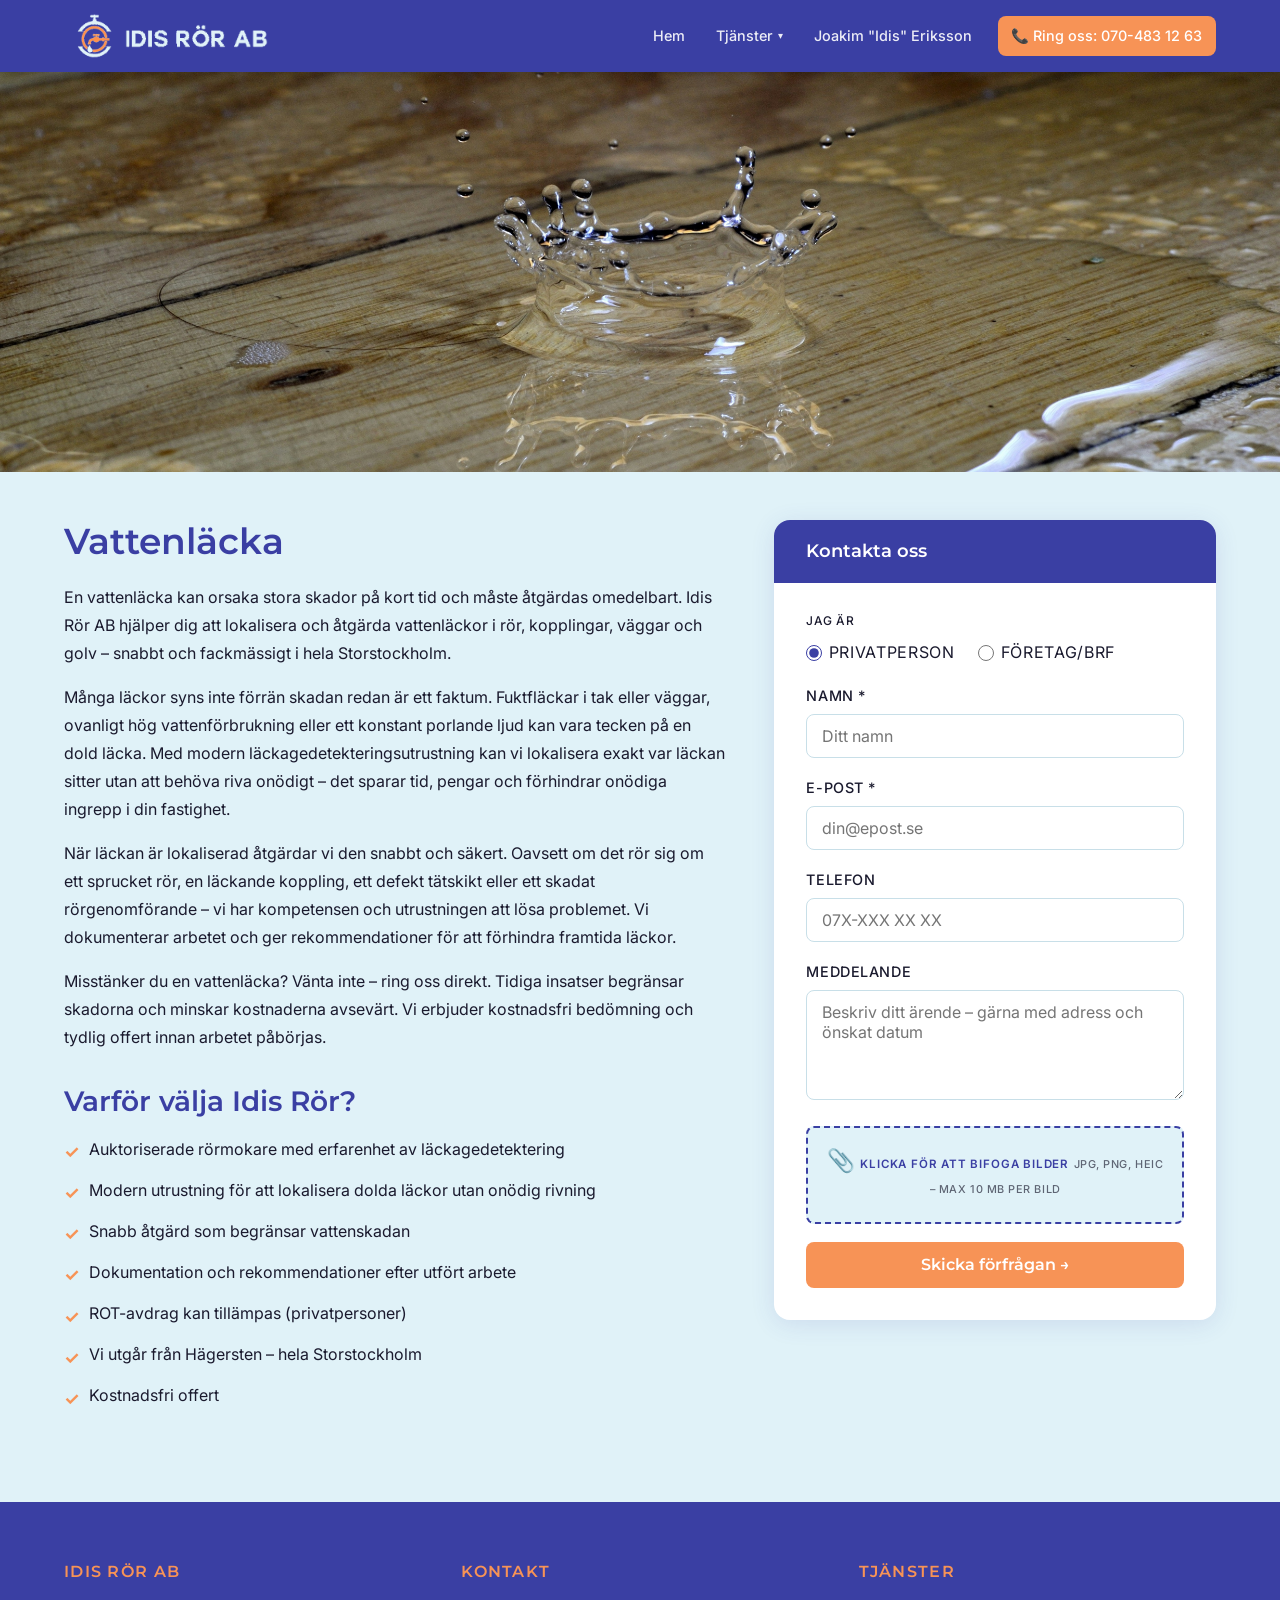
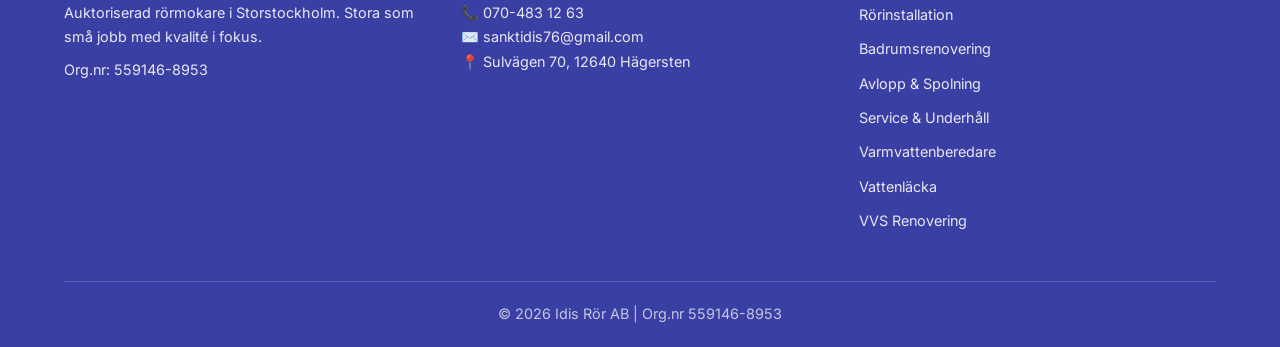
<file: vattenlaecka.html>
<!DOCTYPE html>
<html lang="sv">
<head>
  <!-- ===== ÄNDRA HÄR =====
    Telefon:     0704831263
    E-post:      sanktidis76@gmail.com
    Adress:      Sulvägen 70, 12640 Hägersten
    Org.nr:      559146-8953
    Formspree:   Byt ut FORMSPREE-ID nedan mot ditt riktiga Formspree-ID
    Canonical:   Byt ut https://www.idisror.se/ mot din riktiga domän
  ===================== -->

  <meta charset="UTF-8" />
  <meta name="viewport" content="width=device-width, initial-scale=1.0" />

  <!-- SEO: Titel & beskrivning -->
  <title>Vattenläcka Stockholm – Åtgärda läcka snabbt | Idis Rör AB</title>
  <meta name="description" content="Vattenläcka i Stockholm? Idis Rör AB lokaliserar och åtgärdar vattenläckor snabbt i hela Storstockholm. Auktoriserade rörmokare – ring oss direkt." />

  <!-- Canonical & hreflang -->
  <link rel="canonical" href="https://www.idisror.se/vattenlaecka.html" />
  <link rel="alternate" hreflang="sv-SE" href="https://www.idisror.se/vattenlaecka.html" />

  <!-- Favicon -->
  <link rel="icon" href="favicon.ico" />

  <!-- Open Graph -->
  <meta property="og:type"        content="website" />
  <meta property="og:title"       content="Vattenläcka Stockholm – Åtgärda läcka snabbt | Idis Rör AB" />
  <meta property="og:description" content="Vattenläcka i Stockholm? Idis Rör AB lokaliserar och åtgärdar vattenläckor snabbt i hela Storstockholm. Ring oss direkt." />
  <meta property="og:url"         content="https://www.idisror.se/vattenlaecka.html" />
  <meta property="og:image"       content="idis_logo_transparent.png" />

  <!-- Gemensam CSS -->
  <link rel="stylesheet" href="style.css" />

  <!-- Strukturerad data – LocalBusiness (JSON-LD) -->
  <script type="application/ld+json">
  {
    "@context": "https://schema.org",
    "@type": "LocalBusiness",
    "name": "Idis Rör AB",
    "url": "https://www.idisror.se/vattenlaecka.html",
    "telephone": "+46704831263",
    "email": "sanktidis76@gmail.com",
    "address": {
      "@type": "PostalAddress",
      "streetAddress": "Sulvägen 70",
      "postalCode": "12640",
      "addressLocality": "Hägersten",
      "addressCountry": "SE"
    },
    "areaServed": "Stockholm",
    "description": "Lokalisering och åtgärd av vattenläckor i Stockholm av auktoriserade rörmokare."
  }
  </script>
</head>
<body>

  <!-- Hoppa till innehåll (tillgänglighet) -->
  <a class="skip-link" href="#main-content">Hoppa till innehåll</a>

  <!-- =============================================
       HEADER
       ============================================= -->
  <header class="site-header" role="banner">
    <div class="header-inner">

      <a href="index.html" class="site-logo" aria-label="Idis Rör AB – till startsidan">
        <img src="logotype header.png"
             alt="Idis Rör AB logotyp"
             width="160" height="52" />
      </a>

      <button class="hamburger"
              id="hamburger-btn"
              aria-controls="site-nav"
              aria-expanded="false"
              aria-label="Öppna navigationsmenyn">
        <span></span>
        <span></span>
        <span></span>
      </button>

      <nav class="site-nav" id="site-nav" aria-label="Huvudnavigation">
        <ul class="nav-list" role="list">

          <li>
            <a href="index.html">Hem</a>
          </li>

          <li id="nav-services">
            <button class="nav-dropdown-trigger"
                    aria-expanded="false"
                    aria-controls="dropdown-services"
                    aria-haspopup="true">
              Tjänster <span class="arrow" aria-hidden="true">▾</span>
            </button>
            <ul class="dropdown-menu" id="dropdown-services" role="list">
              <li><a href="rorinstallation.html">Rörinstallation</a></li>
              <li><a href="badrumsrenovering.html">Badrumsrenovering</a></li>
              <li><a href="avlopp-spolning.html">Avlopp &amp; Spolning</a></li>
              <li><a href="service-underhall.html">Service &amp; Underhåll</a></li>
              <li><a href="varmvattenberedare.html">Varmvattenberedare</a></li>
              <li><a href="vattenlaecka.html" aria-current="page">Vattenläcka</a></li>
              <li><a href="vvs-renovering.html">VVS Renovering</a></li>
            </ul>
          </li>

          <li>
            <a href="joakim-idis-eriksson.html">Joakim "Idis" Eriksson</a>
          </li>

          <li>
            <a href="tel:0704831263" class="btn-call-header" aria-label="Ring oss på 070-483 12 63">
              📞 Ring oss: 070-483 12 63
            </a>
          </li>

        </ul>
      </nav>
    </div>
  </header>

  <!-- =============================================
       MAIN
       ============================================= -->
  <main id="main-content">

    <!-- ── HERO-BILD ─────────────────────────────── -->
    <div class="service-hero" role="img" aria-label="Vattenläcka åtgärd Stockholm – Idis Rör AB">
      <img src="vattenläcka.jpg"
           alt="Vattenläcka åtgärd Stockholm – Idis Rör AB"
           width="1200" height="400"
           loading="lazy"
           onerror="this.style.display='none';this.nextElementSibling.style.display='flex';" />
      <div class="service-hero-placeholder" style="display:none;" aria-hidden="true">
        <span>Vattenläcka</span>
      </div>
    </div>

    <!-- ── TVÅKOLUMNS-SEKTION ───────────────────── -->
    <section aria-label="Vattenläcka – information och kontakt">
      <div class="container">
        <div class="two-col two-col-service">

          <!-- VÄNSTER (60%) – Innehåll -->
          <div class="content-col">

            <h1>Vattenläcka</h1>

            <p>
              En vattenläcka kan orsaka stora skador på kort tid och måste åtgärdas
              omedelbart. Idis Rör AB hjälper dig att lokalisera och åtgärda vattenläckor
              i rör, kopplingar, väggar och golv – snabbt och fackmässigt i hela
              Storstockholm.
            </p>
            <p>
              Många läckor syns inte förrän skadan redan är ett faktum. Fuktfläckar i
              tak eller väggar, ovanligt hög vattenförbrukning eller ett konstant
              porlande ljud kan vara tecken på en dold läcka. Med modern
              läckagedetekteringsutrustning kan vi lokalisera exakt var läckan sitter
              utan att behöva riva onödigt – det sparar tid, pengar och förhindrar
              onödiga ingrepp i din fastighet.
            </p>
            <p>
              När läckan är lokaliserad åtgärdar vi den snabbt och säkert. Oavsett om
              det rör sig om ett sprucket rör, en läckande koppling, ett defekt
              tätskikt eller ett skadat rörgenomförande – vi har kompetensen och
              utrustningen att lösa problemet. Vi dokumenterar arbetet och ger
              rekommendationer för att förhindra framtida läckor.
            </p>
            <p>
              Misstänker du en vattenläcka? Vänta inte – ring oss direkt. Tidiga
              insatser begränsar skadorna och minskar kostnaderna avsevärt.
              Vi erbjuder kostnadsfri bedömning och tydlig offert innan arbetet påbörjas.
            </p>

            <h2>Varför välja Idis Rör?</h2>
            <ul class="usp-list" role="list">
              <li>Auktoriserade rörmokare med erfarenhet av läckagedetektering</li>
              <li>Modern utrustning för att lokalisera dolda läckor utan onödig rivning</li>
              <li>Snabb åtgärd som begränsar vattenskadan</li>
              <li>Dokumentation och rekommendationer efter utfört arbete</li>
              <li>ROT-avdrag kan tillämpas (privatpersoner)</li>
              <li>Vi utgår från Hägersten – hela Storstockholm</li>
              <li>Kostnadsfri offert</li>
            </ul>

          </div>

          <!-- HÖGER (40%) – Kontaktformulär -->
          <div class="form-col" id="kontaktformular">
            <div class="form-card">
              <div class="form-card-header">Kontakta oss</div>
              <div class="form-card-body">

              <!-- VIKTIGT: Byt ut FORMSPREE-ID mot ditt riktiga Formspree-ID -->
              <form action="https://formspree.io/f/FORMSPREE-ID"
                    method="POST"
                    enctype="multipart/form-data"
                    novalidate>

                <div class="form-group">
                  <fieldset style="border:none;padding:0;margin:0;">
                    <legend style="font-size:0.75rem;font-weight:500;margin-bottom:0.5rem;text-transform:uppercase;letter-spacing:0.04em;">
                      Jag är
                    </legend>
                    <div class="radio-group">
                      <label>
                        <input type="radio"
                               name="kundtyp"
                               id="f-kundtyp-privat-lacka"
                               value="Privatperson"
                               checked />
                        Privatperson
                      </label>
                      <label>
                        <input type="radio"
                               name="kundtyp"
                               id="f-kundtyp-foretag-lacka"
                               value="Företag/BRF" />
                        Företag/BRF
                      </label>
                    </div>
                  </fieldset>
                </div>

                <div class="form-group">
                  <label for="f-namn-lacka">Namn <span aria-hidden="true">*</span></label>
                  <input type="text"
                         id="f-namn-lacka"
                         name="namn"
                         placeholder="Ditt namn"
                         required
                         aria-required="true"
                         autocomplete="name" />
                </div>

                <div class="form-group">
                  <label for="f-epost-lacka">E-post <span aria-hidden="true">*</span></label>
                  <input type="email"
                         id="f-epost-lacka"
                         name="epost"
                         placeholder="din@epost.se"
                         required
                         aria-required="true"
                         autocomplete="email" />
                </div>

                <div class="form-group">
                  <label for="f-telefon-lacka">Telefon</label>
                  <input type="tel"
                         id="f-telefon-lacka"
                         name="telefon"
                         placeholder="07X-XXX XX XX"
                         autocomplete="tel" />
                </div>

                <div class="form-group">
                  <label for="f-meddelande-lacka">Meddelande</label>
                  <textarea id="f-meddelande-lacka"
                            name="meddelande"
                            rows="4"
                            placeholder="Beskriv ditt ärende – gärna med adress och önskat datum"></textarea>
                </div>

                <div class="form-group">
                  <label class="file-upload-label" for="f-bild-lacka">
                    <span class="file-upload-icon" aria-hidden="true">📎</span>
                    <span class="file-upload-text">Klicka för att bifoga bilder</span>
                    <span class="file-upload-hint">JPG, PNG, HEIC – max 10 MB per bild</span>
                  </label>
                  <input type="file"
                         id="f-bild-lacka"
                         name="bilder"
                         accept="image/*"
                         multiple
                         class="file-upload-input"
                         aria-label="Bifoga bilder" />
                </div>

                <button type="submit" class="btn btn-primary btn-full">
                  Skicka förfrågan →
                </button>

              </form>
              </div><!-- /.form-card-body -->
            </div>
          </div>

        </div>
      </div>
    </section>

  </main>

  <!-- =============================================
       FOOTER
       ============================================= -->
  <footer class="site-footer" role="contentinfo">
    <div class="container">
      <div class="footer-grid">

        <div class="footer-col">
          <h3>Idis Rör AB</h3>
          <p>Auktoriserad rörmokare i Storstockholm. Stora som små jobb med kvalité i fokus.</p>
          <p style="margin-top:0.5rem;">Org.nr: 559146-8953</p>
        </div>

        <div class="footer-col">
          <h3>Kontakt</h3>
          <address itemscope itemtype="https://schema.org/LocalBusiness">
            <p>📞 <a href="tel:0704831263" aria-label="Ring 070-483 12 63">070-483 12 63</a></p>
            <p>✉️ <a href="mailto:sanktidis76@gmail.com">sanktidis76@gmail.com</a></p>
            <p itemprop="address" itemscope itemtype="https://schema.org/PostalAddress">
              📍
              <span itemprop="streetAddress">Sulvägen 70</span>,
              <span itemprop="postalCode">12640</span>
              <span itemprop="addressLocality">Hägersten</span>
            </p>
          </address>
        </div>

        <div class="footer-col">
          <h3>Tjänster</h3>
          <ul class="footer-links" role="list">
            <li><a href="rorinstallation.html">Rörinstallation</a></li>
            <li><a href="badrumsrenovering.html">Badrumsrenovering</a></li>
            <li><a href="avlopp-spolning.html">Avlopp &amp; Spolning</a></li>
            <li><a href="service-underhall.html">Service &amp; Underhåll</a></li>
            <li><a href="varmvattenberedare.html">Varmvattenberedare</a></li>
            <li><a href="vattenlaecka.html">Vattenläcka</a></li>
            <li><a href="vvs-renovering.html">VVS Renovering</a></li>
          </ul>
        </div>

      </div>
      <div class="footer-bottom">
        <p>© <span id="year"></span> Idis Rör AB | Org.nr 559146-8953</p>
      </div>
    </div>
  </footer>

  <!-- Mobil: sticky ring-knapp -->
  <a href="tel:0704831263"
     class="sticky-call"
     aria-label="Ring Idis Rör på 070-483 12 63">
    <span class="sticky-call-icon" aria-hidden="true">📞</span>
    Ring oss: 070-483 12 63
  </a>

  <script>
    document.getElementById('year').textContent = new Date().getFullYear();

    const hamburgerBtn = document.getElementById('hamburger-btn');
    const siteNav      = document.getElementById('site-nav');

    hamburgerBtn.addEventListener('click', function () {
      const isOpen = siteNav.classList.toggle('is-open');
      hamburgerBtn.setAttribute('aria-expanded', isOpen ? 'true' : 'false');
    });

    document.addEventListener('click', function (e) {
      if (!siteNav.contains(e.target) && !hamburgerBtn.contains(e.target)) {
        siteNav.classList.remove('is-open');
        hamburgerBtn.setAttribute('aria-expanded', 'false');
      }
    });

    document.querySelectorAll('.nav-dropdown-trigger').forEach(function (trigger) {
      trigger.addEventListener('click', function () {
        const parentLi = this.closest('li');
        const isOpen   = parentLi.classList.toggle('is-open');
        this.setAttribute('aria-expanded', isOpen ? 'true' : 'false');
      });
    });

    document.addEventListener('keydown', function (e) {
      if (e.key === 'Escape') {
        document.querySelectorAll('.nav-dropdown-trigger').forEach(function (t) {
          t.closest('li').classList.remove('is-open');
          t.setAttribute('aria-expanded', 'false');
        });
        siteNav.classList.remove('is-open');
        hamburgerBtn.setAttribute('aria-expanded', 'false');
      }
    });
  </script>

</body>
</html>
</file>
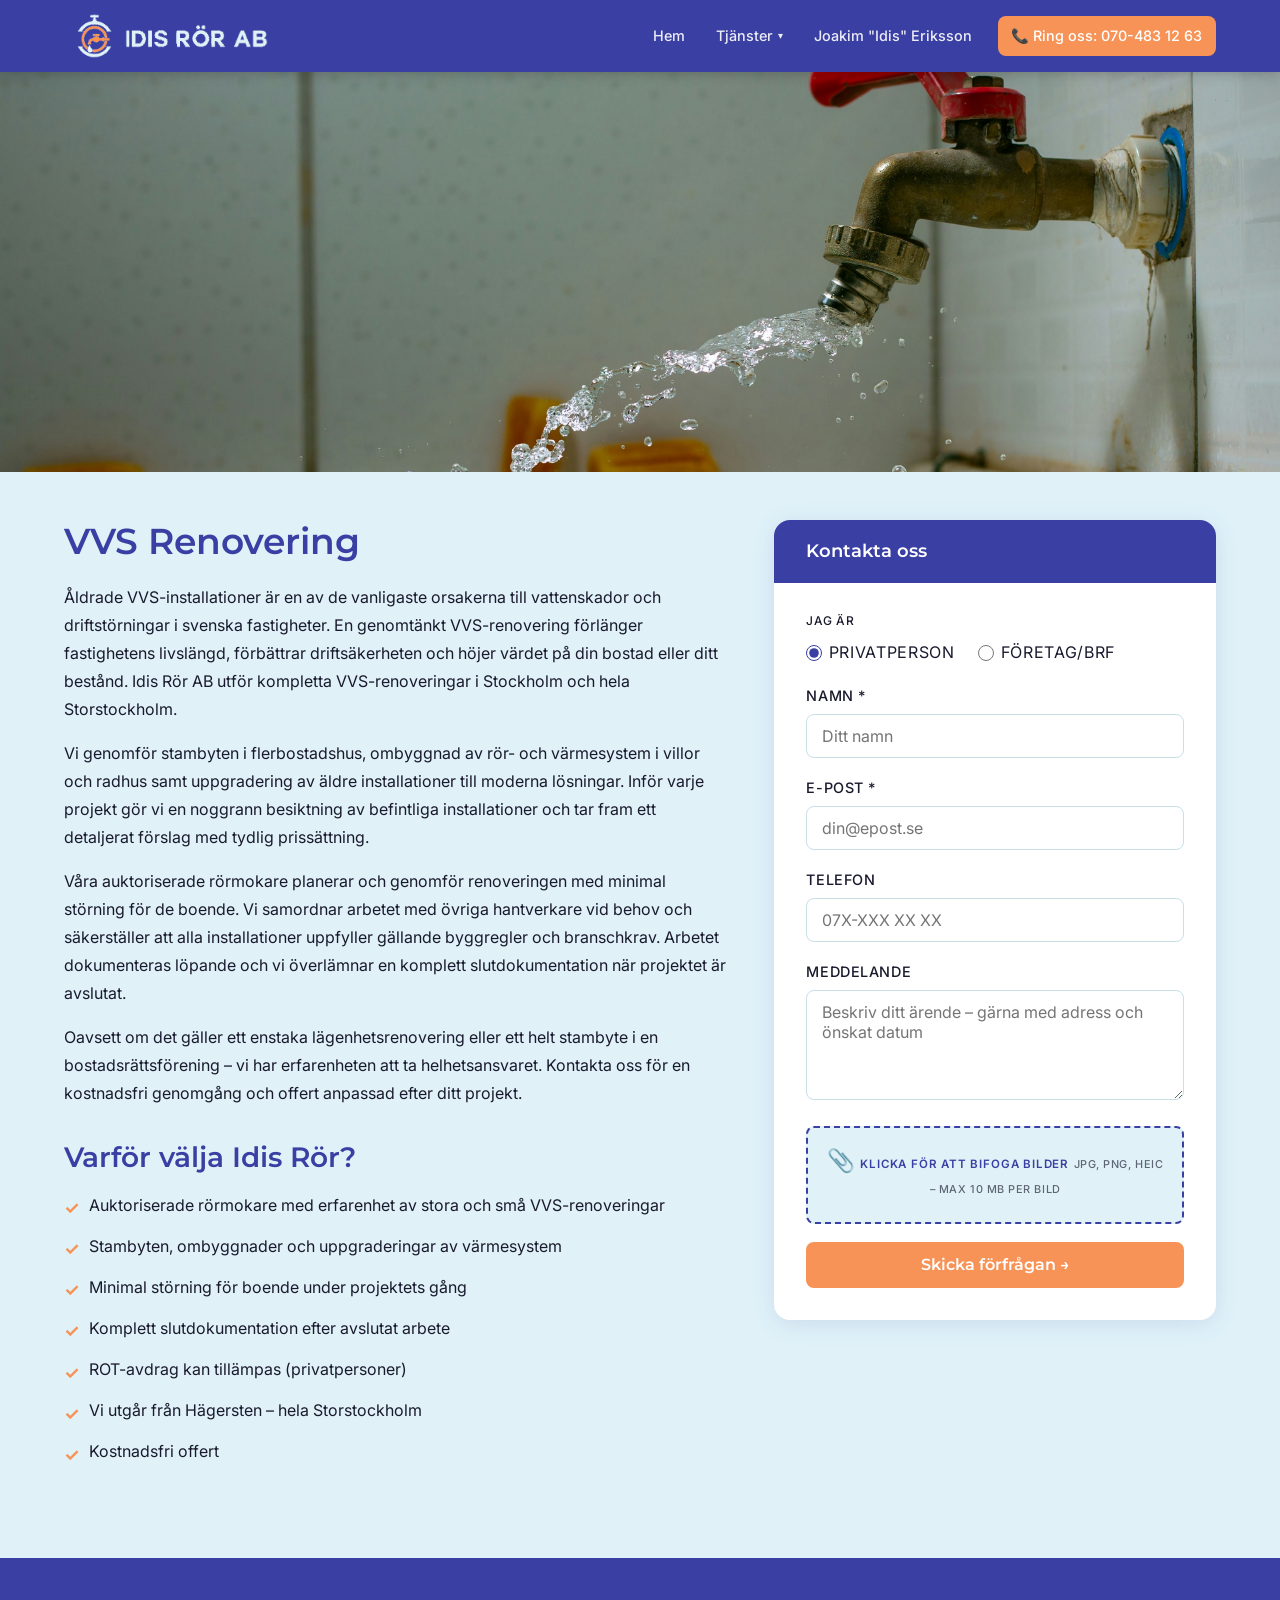
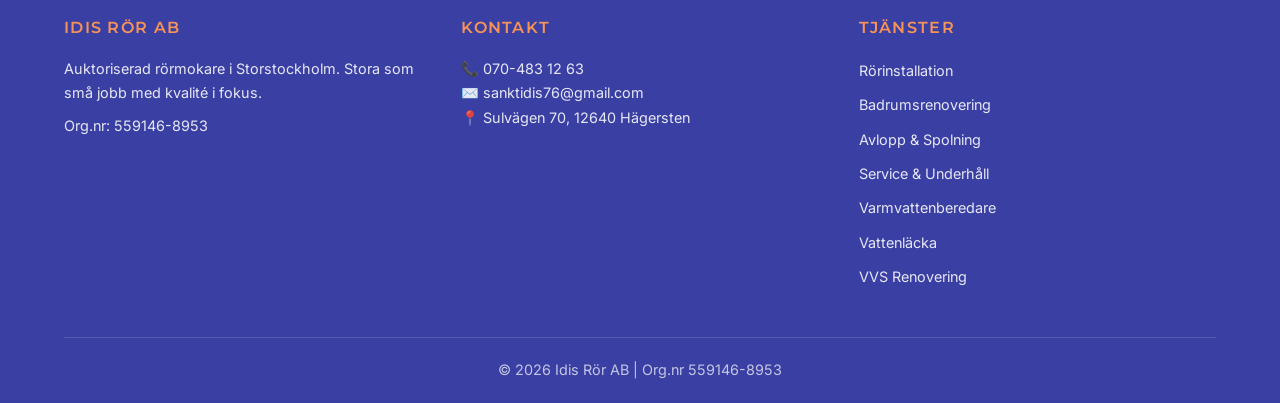
<file: vvs-renovering.html>
<!DOCTYPE html>
<html lang="sv">
<head>
  <!-- ===== ÄNDRA HÄR =====
    Telefon:     0704831263
    E-post:      sanktidis76@gmail.com
    Adress:      Sulvägen 70, 12640 Hägersten
    Org.nr:      559146-8953
    Formspree:   Byt ut FORMSPREE-ID nedan mot ditt riktiga Formspree-ID
    Canonical:   Byt ut https://www.idisror.se/ mot din riktiga domän
  ===================== -->

  <meta charset="UTF-8" />
  <meta name="viewport" content="width=device-width, initial-scale=1.0" />

  <!-- SEO: Titel & beskrivning -->
  <title>VVS Renovering Stockholm – Idis Rör AB | Stambyten &amp; Ombyggnad</title>
  <meta name="description" content="VVS-renovering i Stockholm av auktoriserade rörmokare. Idis Rör AB utför stambyten, ombyggnader och kompletta VVS-renoveringar i hela Storstockholm. Kostnadsfri offert." />

  <!-- Canonical & hreflang -->
  <link rel="canonical" href="https://www.idisror.se/vvs-renovering.html" />
  <link rel="alternate" hreflang="sv-SE" href="https://www.idisror.se/vvs-renovering.html" />

  <!-- Favicon -->
  <link rel="icon" href="favicon.ico" />

  <!-- Open Graph -->
  <meta property="og:type"        content="website" />
  <meta property="og:title"       content="VVS Renovering Stockholm – Idis Rör AB" />
  <meta property="og:description" content="VVS-renovering i Stockholm av auktoriserade rörmokare. Stambyten, ombyggnader och kompletta VVS-renoveringar – hela Storstockholm." />
  <meta property="og:url"         content="https://www.idisror.se/vvs-renovering.html" />
  <meta property="og:image"       content="idis_logo_transparent.png" />

  <!-- Gemensam CSS -->
  <link rel="stylesheet" href="style.css" />

  <!-- Strukturerad data – LocalBusiness (JSON-LD) -->
  <script type="application/ld+json">
  {
    "@context": "https://schema.org",
    "@type": "LocalBusiness",
    "name": "Idis Rör AB",
    "url": "https://www.idisror.se/vvs-renovering.html",
    "telephone": "+46704831263",
    "email": "sanktidis76@gmail.com",
    "address": {
      "@type": "PostalAddress",
      "streetAddress": "Sulvägen 70",
      "postalCode": "12640",
      "addressLocality": "Hägersten",
      "addressCountry": "SE"
    },
    "areaServed": "Stockholm",
    "description": "VVS-renovering i Stockholm av auktoriserade rörmokare. Stambyten och kompletta ombyggnader."
  }
  </script>
</head>
<body>

  <!-- Hoppa till innehåll (tillgänglighet) -->
  <a class="skip-link" href="#main-content">Hoppa till innehåll</a>

  <!-- =============================================
       HEADER
       ============================================= -->
  <header class="site-header" role="banner">
    <div class="header-inner">

      <a href="index.html" class="site-logo" aria-label="Idis Rör AB – till startsidan">
        <img src="logotype header.png"
             alt="Idis Rör AB logotyp"
             width="160" height="52" />
      </a>

      <button class="hamburger"
              id="hamburger-btn"
              aria-controls="site-nav"
              aria-expanded="false"
              aria-label="Öppna navigationsmenyn">
        <span></span>
        <span></span>
        <span></span>
      </button>

      <nav class="site-nav" id="site-nav" aria-label="Huvudnavigation">
        <ul class="nav-list" role="list">

          <li>
            <a href="index.html">Hem</a>
          </li>

          <li id="nav-services">
            <button class="nav-dropdown-trigger"
                    aria-expanded="false"
                    aria-controls="dropdown-services"
                    aria-haspopup="true">
              Tjänster <span class="arrow" aria-hidden="true">▾</span>
            </button>
            <ul class="dropdown-menu" id="dropdown-services" role="list">
              <li><a href="rorinstallation.html">Rörinstallation</a></li>
              <li><a href="badrumsrenovering.html">Badrumsrenovering</a></li>
              <li><a href="avlopp-spolning.html">Avlopp &amp; Spolning</a></li>
              <li><a href="service-underhall.html">Service &amp; Underhåll</a></li>
              <li><a href="varmvattenberedare.html">Varmvattenberedare</a></li>
              <li><a href="vattenlaecka.html">Vattenläcka</a></li>
              <li><a href="vvs-renovering.html" aria-current="page">VVS Renovering</a></li>
            </ul>
          </li>

          <li>
            <a href="joakim-idis-eriksson.html">Joakim "Idis" Eriksson</a>
          </li>

          <li>
            <a href="tel:0704831263" class="btn-call-header" aria-label="Ring oss på 070-483 12 63">
              📞 Ring oss: 070-483 12 63
            </a>
          </li>

        </ul>
      </nav>
    </div>
  </header>

  <!-- =============================================
       MAIN
       ============================================= -->
  <main id="main-content">

    <!-- ── HERO-BILD ─────────────────────────────── -->
    <div class="service-hero" role="img" aria-label="VVS renovering Stockholm – Idis Rör AB">
      <img src="vvs renovering.jpg"
           alt="VVS renovering Stockholm – Idis Rör AB"
           width="1200" height="400"
           loading="lazy"
           onerror="this.style.display='none';this.nextElementSibling.style.display='flex';" />
      <div class="service-hero-placeholder" style="display:none;" aria-hidden="true">
        <span>VVS Renovering</span>
      </div>
    </div>

    <!-- ── TVÅKOLUMNS-SEKTION ───────────────────── -->
    <section aria-label="VVS Renovering – information och kontakt">
      <div class="container">
        <div class="two-col two-col-service">

          <!-- VÄNSTER (60%) – Innehåll -->
          <div class="content-col">

            <h1>VVS Renovering</h1>

            <p>
              Åldrade VVS-installationer är en av de vanligaste orsakerna till
              vattenskador och driftstörningar i svenska fastigheter. En genomtänkt
              VVS-renovering förlänger fastighetens livslängd, förbättrar
              driftsäkerheten och höjer värdet på din bostad eller ditt bestånd.
              Idis Rör AB utför kompletta VVS-renoveringar i Stockholm och hela
              Storstockholm.
            </p>
            <p>
              Vi genomför stambyten i flerbostadshus, ombyggnad av rör- och
              värmesystem i villor och radhus samt uppgradering av äldre
              installationer till moderna lösningar. Inför varje projekt gör vi en
              noggrann besiktning av befintliga installationer och tar fram ett
              detaljerat förslag med tydlig prissättning.
            </p>
            <p>
              Våra auktoriserade rörmokare planerar och genomför renoveringen med
              minimal störning för de boende. Vi samordnar arbetet med övriga
              hantverkare vid behov och säkerställer att alla installationer uppfyller
              gällande byggregler och branschkrav. Arbetet dokumenteras löpande och
              vi överlämnar en komplett slutdokumentation när projektet är avslutat.
            </p>
            <p>
              Oavsett om det gäller ett enstaka lägenhetsrenovering eller ett helt
              stambyte i en bostadsrättsförening – vi har erfarenheten att ta
              helhetsansvaret. Kontakta oss för en kostnadsfri genomgång och offert
              anpassad efter ditt projekt.
            </p>

            <h2>Varför välja Idis Rör?</h2>
            <ul class="usp-list" role="list">
              <li>Auktoriserade rörmokare med erfarenhet av stora och små VVS-renoveringar</li>
              <li>Stambyten, ombyggnader och uppgraderingar av värmesystem</li>
              <li>Minimal störning för boende under projektets gång</li>
              <li>Komplett slutdokumentation efter avslutat arbete</li>
              <li>ROT-avdrag kan tillämpas (privatpersoner)</li>
              <li>Vi utgår från Hägersten – hela Storstockholm</li>
              <li>Kostnadsfri offert</li>
            </ul>

          </div>

          <!-- HÖGER (40%) – Kontaktformulär -->
          <div class="form-col" id="kontaktformular">
            <div class="form-card">
              <div class="form-card-header">Kontakta oss</div>
              <div class="form-card-body">

              <!-- VIKTIGT: Byt ut FORMSPREE-ID mot ditt riktiga Formspree-ID -->
              <form action="https://formspree.io/f/FORMSPREE-ID"
                    method="POST"
                    enctype="multipart/form-data"
                    novalidate>

                <div class="form-group">
                  <fieldset style="border:none;padding:0;margin:0;">
                    <legend style="font-size:0.75rem;font-weight:500;margin-bottom:0.5rem;text-transform:uppercase;letter-spacing:0.04em;">
                      Jag är
                    </legend>
                    <div class="radio-group">
                      <label>
                        <input type="radio"
                               name="kundtyp"
                               id="f-kundtyp-privat-vvsr"
                               value="Privatperson"
                               checked />
                        Privatperson
                      </label>
                      <label>
                        <input type="radio"
                               name="kundtyp"
                               id="f-kundtyp-foretag-vvsr"
                               value="Företag/BRF" />
                        Företag/BRF
                      </label>
                    </div>
                  </fieldset>
                </div>

                <div class="form-group">
                  <label for="f-namn-vvsr">Namn <span aria-hidden="true">*</span></label>
                  <input type="text"
                         id="f-namn-vvsr"
                         name="namn"
                         placeholder="Ditt namn"
                         required
                         aria-required="true"
                         autocomplete="name" />
                </div>

                <div class="form-group">
                  <label for="f-epost-vvsr">E-post <span aria-hidden="true">*</span></label>
                  <input type="email"
                         id="f-epost-vvsr"
                         name="epost"
                         placeholder="din@epost.se"
                         required
                         aria-required="true"
                         autocomplete="email" />
                </div>

                <div class="form-group">
                  <label for="f-telefon-vvsr">Telefon</label>
                  <input type="tel"
                         id="f-telefon-vvsr"
                         name="telefon"
                         placeholder="07X-XXX XX XX"
                         autocomplete="tel" />
                </div>

                <div class="form-group">
                  <label for="f-meddelande-vvsr">Meddelande</label>
                  <textarea id="f-meddelande-vvsr"
                            name="meddelande"
                            rows="4"
                            placeholder="Beskriv ditt ärende – gärna med adress och önskat datum"></textarea>
                </div>

                <div class="form-group">
                  <label class="file-upload-label" for="f-bild-vvsr">
                    <span class="file-upload-icon" aria-hidden="true">📎</span>
                    <span class="file-upload-text">Klicka för att bifoga bilder</span>
                    <span class="file-upload-hint">JPG, PNG, HEIC – max 10 MB per bild</span>
                  </label>
                  <input type="file"
                         id="f-bild-vvsr"
                         name="bilder"
                         accept="image/*"
                         multiple
                         class="file-upload-input"
                         aria-label="Bifoga bilder" />
                </div>

                <button type="submit" class="btn btn-primary btn-full">
                  Skicka förfrågan →
                </button>

              </form>
              </div><!-- /.form-card-body -->
            </div>
          </div>

        </div>
      </div>
    </section>

  </main>

  <!-- =============================================
       FOOTER
       ============================================= -->
  <footer class="site-footer" role="contentinfo">
    <div class="container">
      <div class="footer-grid">

        <div class="footer-col">
          <h3>Idis Rör AB</h3>
          <p>Auktoriserad rörmokare i Storstockholm. Stora som små jobb med kvalité i fokus.</p>
          <p style="margin-top:0.5rem;">Org.nr: 559146-8953</p>
        </div>

        <div class="footer-col">
          <h3>Kontakt</h3>
          <address itemscope itemtype="https://schema.org/LocalBusiness">
            <p>📞 <a href="tel:0704831263" aria-label="Ring 070-483 12 63">070-483 12 63</a></p>
            <p>✉️ <a href="mailto:sanktidis76@gmail.com">sanktidis76@gmail.com</a></p>
            <p itemprop="address" itemscope itemtype="https://schema.org/PostalAddress">
              📍
              <span itemprop="streetAddress">Sulvägen 70</span>,
              <span itemprop="postalCode">12640</span>
              <span itemprop="addressLocality">Hägersten</span>
            </p>
          </address>
        </div>

        <div class="footer-col">
          <h3>Tjänster</h3>
          <ul class="footer-links" role="list">
            <li><a href="rorinstallation.html">Rörinstallation</a></li>
            <li><a href="badrumsrenovering.html">Badrumsrenovering</a></li>
            <li><a href="avlopp-spolning.html">Avlopp &amp; Spolning</a></li>
            <li><a href="service-underhall.html">Service &amp; Underhåll</a></li>
            <li><a href="varmvattenberedare.html">Varmvattenberedare</a></li>
            <li><a href="vattenlaecka.html">Vattenläcka</a></li>
            <li><a href="vvs-renovering.html">VVS Renovering</a></li>
          </ul>
        </div>

      </div>
      <div class="footer-bottom">
        <p>© <span id="year"></span> Idis Rör AB | Org.nr 559146-8953</p>
      </div>
    </div>
  </footer>

  <!-- Mobil: sticky ring-knapp -->
  <a href="tel:0704831263"
     class="sticky-call"
     aria-label="Ring Idis Rör på 070-483 12 63">
    <span class="sticky-call-icon" aria-hidden="true">📞</span>
    Ring oss: 070-483 12 63
  </a>

  <script>
    document.getElementById('year').textContent = new Date().getFullYear();

    const hamburgerBtn = document.getElementById('hamburger-btn');
    const siteNav      = document.getElementById('site-nav');

    hamburgerBtn.addEventListener('click', function () {
      const isOpen = siteNav.classList.toggle('is-open');
      hamburgerBtn.setAttribute('aria-expanded', isOpen ? 'true' : 'false');
    });

    document.addEventListener('click', function (e) {
      if (!siteNav.contains(e.target) && !hamburgerBtn.contains(e.target)) {
        siteNav.classList.remove('is-open');
        hamburgerBtn.setAttribute('aria-expanded', 'false');
      }
    });

    document.querySelectorAll('.nav-dropdown-trigger').forEach(function (trigger) {
      trigger.addEventListener('click', function () {
        const parentLi = this.closest('li');
        const isOpen   = parentLi.classList.toggle('is-open');
        this.setAttribute('aria-expanded', isOpen ? 'true' : 'false');
      });
    });

    document.addEventListener('keydown', function (e) {
      if (e.key === 'Escape') {
        document.querySelectorAll('.nav-dropdown-trigger').forEach(function (t) {
          t.closest('li').classList.remove('is-open');
          t.setAttribute('aria-expanded', 'false');
        });
        siteNav.classList.remove('is-open');
        hamburgerBtn.setAttribute('aria-expanded', 'false');
      }
    });
  </script>

</body>
</html>
</file>
<file: style.css>
/* ===================================================
   style.css – Idis Rör AB
   Gemensam CSS för alla sidor
   ===================================================

   ===== ÄNDRA HÄR =====
   Primärfärg (mörkblå):  #3A3FA3
   Accentfärg (orange):   #F79356
   Ljusblå bakgrund:      #E0F2F8
   Vit:                   #FFFFFF
   Mörk text:             #1a1a2e
   ===================== */

/* ===================================================
   1. TYPSNITT – Google Fonts (Montserrat & Inter)
   =================================================== */
@import url('https://fonts.googleapis.com/css2?family=Montserrat:wght@400;600&family=Inter:wght@400;500&display=swap');

/* ===================================================
   2. CSS-VARIABLER
   =================================================== */
:root {
  --clr-primary:    #3A3FA3;
  --clr-accent:     #F79356;
  --clr-light-bg:   #E0F2F8;
  --clr-white:      #FFFFFF;
  --clr-dark-text:  #1a1a2e;
  --clr-border:     #c8dfe8;
  --clr-shadow:     rgba(58, 63, 163, 0.12);

  --ff-heading: 'Montserrat', 'Segoe UI', Arial, sans-serif;
  --ff-body:    'Inter', 'Segoe UI', Arial, sans-serif;

  --fw-heading: 600;
  --fw-body:    400;

  --fs-base:   1rem;       /* 16px */
  --fs-sm:     0.9rem;
  --fs-lg:     1.125rem;
  --fs-xl:     1.375rem;
  --fs-2xl:    1.75rem;
  --fs-3xl:    2.25rem;
  --fs-hero:   2.75rem;

  --radius-sm:  8px;
  --radius-md:  12px;
  --radius-lg:  16px;

  --max-width: 1200px;
  --header-h:  72px;
}

/* ===================================================
   3. RESET & GRUNDSTIL
   =================================================== */
*,
*::before,
*::after {
  box-sizing: border-box;
  margin: 0;
  padding: 0;
}

html {
  scroll-behavior: smooth;
  font-size: 16px;
}

body {
  font-family: var(--ff-body);
  font-size: var(--fs-base);
  color: var(--clr-dark-text);
  background-color: var(--clr-light-bg);
  line-height: 1.7;
  -webkit-font-smoothing: antialiased;
}

img {
  max-width: 100%;
  height: auto;
  display: block;
}

a {
  color: inherit;
  text-decoration: none;
}

ul {
  list-style: none;
}

button {
  font-family: inherit;
  cursor: pointer;
  border: none;
  background: none;
}

/* ===================================================
   4. TILLGÄNGLIGHET – "Hoppa till innehåll"
   =================================================== */
.skip-link {
  position: absolute;
  top: -100%;
  left: 1rem;
  z-index: 9999;
  background: var(--clr-primary);
  color: var(--clr-white);
  padding: 0.75rem 1.25rem;
  border-radius: var(--radius-sm);
  font-weight: var(--fw-heading);
  font-size: var(--fs-base);
  transition: top 0.2s;
}
.skip-link:focus {
  top: 1rem;
}

/* ===================================================
   5. HEADER & NAVIGATION
   =================================================== */
.site-header {
  position: sticky;
  top: 0;
  z-index: 1000;
  background: var(--clr-primary);
  box-shadow: 0 2px 12px rgba(0,0,0,0.2);
  height: var(--header-h);
}

.header-inner {
  max-width: var(--max-width);
  margin: 0 auto;
  padding: 0 1.5rem;
  height: 100%;
  display: flex;
  align-items: center;
  justify-content: space-between;
  gap: 1rem;
}

/* Logotyp */
.site-logo img {
  max-height: 52px;
  width: auto;
}

/* Nav-lista */
.site-nav {
  display: flex;
  align-items: center;
  gap: 0.25rem;
}

.nav-list {
  display: flex;
  align-items: center;
  gap: 0.25rem;
}

.nav-list > li {
  position: relative;
}

.nav-list > li > a,
.nav-list > li > button.nav-dropdown-trigger {
  display: flex;
  align-items: center;
  gap: 0.3rem;
  padding: 0.5rem 0.85rem;
  border-radius: var(--radius-sm);
  font-size: var(--fs-sm);
  font-weight: 500;
  color: rgba(255, 255, 255, 0.9);
  transition: background 0.18s, color 0.18s;
  white-space: nowrap;
  background: none;
  font-family: var(--ff-body);
}

.nav-list > li > a:hover,
.nav-list > li > button.nav-dropdown-trigger:hover,
.nav-list > li > a:focus-visible,
.nav-list > li > button.nav-dropdown-trigger:focus-visible {
  background: rgba(255, 255, 255, 0.15);
  color: var(--clr-white);
  outline: none;
}

/* Pilikon i dropdown-knapp */
.nav-dropdown-trigger .arrow {
  font-size: 0.65rem;
  transition: transform 0.2s;
  display: inline-block;
}
.nav-dropdown-trigger[aria-expanded="true"] .arrow {
  transform: rotate(180deg);
}

/* Dropdown */
.dropdown-menu {
  display: none;
  position: absolute;
  top: calc(100% + 0.5rem);
  left: 0;
  background: var(--clr-white);
  border-radius: var(--radius-md);
  box-shadow: 0 8px 32px rgba(58, 63, 163, 0.16);
  min-width: 220px;
  padding: 0.5rem 0;
  z-index: 200;
}

.nav-list > li:hover .dropdown-menu,
.nav-list > li:focus-within .dropdown-menu {
  display: block;
}

.dropdown-menu li a {
  display: block;
  padding: 0.6rem 1.25rem;
  font-size: var(--fs-sm);
  color: var(--clr-dark-text);
  transition: background 0.15s, color 0.15s;
}

.dropdown-menu li a:hover,
.dropdown-menu li a:focus-visible {
  background: var(--clr-light-bg);
  color: var(--clr-primary);
  outline: none;
}

/* Ring-knapp i header
   Specificitet 0,2,2 – vinner över .nav-list > li > a (0,1,2) */
.nav-list > li > a.btn-call-header {
  display: inline-flex;
  align-items: center;
  gap: 0.4rem;
  background: var(--clr-accent);
  color: var(--clr-white);
  padding: 0.5rem 0.85rem;
  border-radius: var(--radius-sm);
  font-family: var(--ff-body);
  font-size: var(--fs-sm);
  font-weight: 500;
  transition: background 0.18s, transform 0.15s;
  white-space: nowrap;
  margin-left: 0.5rem;
}
.nav-list > li > a.btn-call-header:hover,
.nav-list > li > a.btn-call-header:focus-visible {
  background: #e07d3f;
  color: var(--clr-white);
  transform: translateY(-1px);
  outline: none;
}

/* Hamburger-knapp */
.hamburger {
  display: none;
  flex-direction: column;
  justify-content: space-between;
  width: 28px;
  height: 20px;
  padding: 0;
  background: none;
  border: none;
  cursor: pointer;
  z-index: 1100;
}
.hamburger span {
  display: block;
  width: 100%;
  height: 2px;
  background: var(--clr-white);
  border-radius: 2px;
  transition: transform 0.25s, opacity 0.2s;
}
.hamburger[aria-expanded="true"] span:nth-child(1) {
  transform: translateY(9px) rotate(45deg);
}
.hamburger[aria-expanded="true"] span:nth-child(2) {
  opacity: 0;
}
.hamburger[aria-expanded="true"] span:nth-child(3) {
  transform: translateY(-9px) rotate(-45deg);
}

/* ===================================================
   6. MAIN & CONTAINER
   =================================================== */
main {
  min-height: calc(100vh - var(--header-h) - 280px);
}

.container {
  max-width: var(--max-width);
  margin: 0 auto;
  padding: 0 1.5rem;
}

/* ===================================================
   7. KNAPPAR
   =================================================== */
.btn {
  display: inline-flex;
  align-items: center;
  justify-content: center;
  gap: 0.4rem;
  padding: 0.85rem 1.75rem;
  border-radius: var(--radius-sm);
  font-family: var(--ff-heading);
  font-size: var(--fs-base);
  font-weight: 600;
  transition: background 0.18s, transform 0.15s, box-shadow 0.18s;
  cursor: pointer;
  border: none;
  text-decoration: none;
}

.btn-primary {
  background: var(--clr-accent);
  color: var(--clr-white);
}
.btn-primary:hover,
.btn-primary:focus-visible {
  background: #e07d3f;
  transform: translateY(-2px);
  box-shadow: 0 4px 16px rgba(247, 147, 86, 0.4);
  outline: none;
}

.btn-outline {
  background: transparent;
  color: var(--clr-primary);
  border: 2px solid var(--clr-primary);
}
.btn-outline:hover,
.btn-outline:focus-visible {
  background: var(--clr-primary);
  color: var(--clr-white);
  transform: translateY(-2px);
  outline: none;
}

.btn-full {
  width: 100%;
}

/* ===================================================
   8. HERO-SEKTION (startsidan)
   =================================================== */
.hero {
  background-color: var(--clr-light-bg);
  padding: 3.5rem 0 2.5rem;
  text-align: center;
}

.hero-logo-wrap {
  margin-bottom: 1.75rem;
}

.hero-logo-wrap img {
  max-width: 280px;
  width: 100%;
  margin: 0 auto;
}

.hero h1 {
  font-family: var(--ff-heading);
  font-weight: var(--fw-heading);
  font-size: var(--fs-hero);
  color: var(--clr-primary);
  line-height: 1.2;
  margin-bottom: 0.75rem;
}

.hero-subtitle {
  font-family: var(--ff-heading);
  font-weight: var(--fw-heading);
  font-size: 1.35rem;
  color: var(--clr-dark-text);
  margin-bottom: 2rem;
  max-width: 640px;
  margin-left: auto;
  margin-right: auto;
}

.hero-ctas {
  display: flex;
  gap: 1rem;
  justify-content: center;
  flex-wrap: wrap;
}

/* ===================================================
   9. TVÅKOLUMNSLAYOUT (startsidan & tjänstesidor)
   =================================================== */
.two-col {
  display: grid;
  grid-template-columns: 3fr 2fr;
  gap: 3rem;
  align-items: start;
  padding: 3rem 0 4rem;
}

/* Tjänstesidor: 60/40 */
.two-col-service {
  grid-template-columns: 3fr 2fr;
}

/* ===================================================
   10. INNEHÅLLSKOLUMN (vänster)
   =================================================== */
.content-col h1 {
  font-family: var(--ff-heading);
  font-weight: var(--fw-heading);
  font-size: var(--fs-3xl);
  color: var(--clr-primary);
  margin-bottom: 1.25rem;
  line-height: 1.2;
}

.content-col h2 {
  font-family: var(--ff-heading);
  font-weight: var(--fw-heading);
  font-size: var(--fs-2xl);
  color: var(--clr-primary);
  margin: 2rem 0 1rem;
  line-height: 1.3;
}

.content-col h3 {
  font-family: var(--ff-heading);
  font-weight: var(--fw-heading);
  font-size: var(--fs-xl);
  color: var(--clr-primary);
  margin: 1.5rem 0 0.75rem;
}

.content-col p {
  margin-bottom: 1rem;
  font-size: var(--fs-base);
  line-height: 1.75;
}

/* USP-lista */
.usp-list {
  margin: 1rem 0 1.5rem;
  display: flex;
  flex-direction: column;
  gap: 0.6rem;
}

.usp-list li {
  display: flex;
  align-items: flex-start;
  gap: 0.6rem;
  font-size: var(--fs-base);
}

.usp-list li::before {
  content: "✓";
  color: var(--clr-accent);
  font-weight: 700;
  font-size: 1.1rem;
  flex-shrink: 0;
  margin-top: 0.1rem;
}

/* "Varför välja oss?"-sektion på startsidan */
.why-us {
  margin-top: 2.5rem;
  padding: 2rem;
  background: var(--clr-white);
  border-radius: var(--radius-md);
  box-shadow: 0 2px 12px var(--clr-shadow);
}

.why-us h2 {
  font-family: var(--ff-heading);
  font-weight: var(--fw-heading);
  font-size: var(--fs-xl);
  color: var(--clr-primary);
  margin-bottom: 1rem;
}

/* ===================================================
   11. KONTAKTFORMULÄR
   =================================================== */
.form-card {
  background: var(--clr-white);
  border-radius: var(--radius-lg);
  box-shadow: 0 4px 24px var(--clr-shadow);
  overflow: hidden;
  position: sticky;
  top: calc(var(--header-h) + 1.5rem);
}

/* Mörkblå rubrikrad överst i formuläret */
.form-card-header {
  background: var(--clr-primary);
  color: var(--clr-white);
  padding: 1rem 2rem;
  font-family: var(--ff-heading);
  font-weight: var(--fw-heading);
  font-size: var(--fs-lg);
}

/* Formulärets innehåll med padding */
.form-card-body {
  padding: 1.75rem 2rem 2rem;
}

.form-group {
  margin-bottom: 1.1rem;
}

.form-group label {
  display: block;
  font-size: var(--fs-sm);
  font-weight: 500;
  color: var(--clr-dark-text);
  margin-bottom: 0.35rem;
  text-transform: uppercase;
  letter-spacing: 0.04em;
}

.form-group input[type="text"],
.form-group input[type="email"],
.form-group input[type="tel"],
.form-group textarea,
.form-group input[type="file"] {
  width: 100%;
  padding: 0.7rem 0.9rem;
  border: 1.5px solid var(--clr-border);
  border-radius: var(--radius-sm);
  font-family: var(--ff-body);
  font-size: var(--fs-base);
  color: var(--clr-dark-text);
  background: var(--clr-white);
  transition: border-color 0.18s, box-shadow 0.18s;
}

.form-group input[type="text"]:focus,
.form-group input[type="email"]:focus,
.form-group input[type="tel"]:focus,
.form-group textarea:focus {
  border-color: var(--clr-primary);
  box-shadow: 0 0 0 3px rgba(58, 63, 163, 0.15);
  outline: none;
}

.form-group textarea {
  resize: vertical;
  min-height: 110px;
}

/* Radioknappar – kundtyp */
.radio-group {
  display: flex;
  gap: 1.5rem;
  flex-wrap: wrap;
}

.radio-group label {
  display: flex;
  align-items: center;
  gap: 0.4rem;
  cursor: pointer;
  font-size: var(--fs-base);
  font-weight: var(--fw-body);
  margin-bottom: 0;
}

.radio-group input[type="radio"] {
  accent-color: var(--clr-primary);
  width: 1rem;
  height: 1rem;
}

/* Filuppladdning – dold native input, custom dropzon-label */
.file-upload-input {
  position: absolute;
  width: 1px;
  height: 1px;
  opacity: 0;
  overflow: hidden;
  pointer-events: none;
}

.file-upload-label {
  display: flex;
  flex-direction: column;
  align-items: center;
  justify-content: center;
  gap: 0.35rem;
  padding: 1.35rem 1rem;
  background: var(--clr-light-bg);
  border: 2px dashed var(--clr-primary);
  border-radius: var(--radius-sm);
  cursor: pointer;
  text-align: center;
  transition: background 0.18s, border-color 0.18s;
  /* Nollställ text-transform från generell label-regel */
  text-transform: none;
  letter-spacing: 0;
  font-weight: var(--fw-body);
  margin-bottom: 0;
}

.file-upload-label:hover,
.file-upload-label:focus-within {
  background: #cce8f2;
  border-color: var(--clr-accent);
}

.file-upload-icon {
  font-size: 1.4rem;
  line-height: 1;
}

.file-upload-text {
  font-size: 0.72rem;
  font-weight: 600;
  color: var(--clr-primary);
  text-transform: uppercase;
  letter-spacing: 0.07em;
}

.file-upload-hint {
  font-size: 0.68rem;
  color: var(--clr-dark-text);
  opacity: 0.65;
  text-transform: uppercase;
  letter-spacing: 0.05em;
}

/* ===================================================
   12. TJÄNSTESIDANS HEADER-BILD
   =================================================== */
.service-hero {
  width: 100%;
  max-height: 400px;
  overflow: hidden;
  position: relative;
  background: linear-gradient(135deg, var(--clr-primary) 0%, #2a2e82 100%);
}

.service-hero img {
  width: 100%;
  height: 400px;
  object-fit: cover;
  display: block;
}

/* Platshållare om bilden saknas */
.service-hero-placeholder {
  height: 400px;
  display: flex;
  align-items: center;
  justify-content: center;
}

.service-hero-placeholder span {
  font-family: var(--ff-heading);
  font-weight: var(--fw-heading);
  font-size: var(--fs-3xl);
  color: var(--clr-white);
  text-align: center;
  padding: 1rem 2rem;
}

/* Fallback: om img inte laddar, visa bakgrund */
.service-hero img[src=""] ~ .service-hero-placeholder,
.service-hero img:not([src]) ~ .service-hero-placeholder {
  display: flex;
}

/* ===================================================
   13. SIDAN JOAKIM – BOKBILD & CTA
   =================================================== */
.book-col {
  display: flex;
  flex-direction: column;
  align-items: center;
  gap: 1.5rem;
  position: sticky;
  top: calc(var(--header-h) + 1.5rem);
}

.book-col img {
  max-width: 300px;
  width: 100%;
  border-radius: var(--radius-md);
  box-shadow: 0 8px 32px rgba(58, 63, 163, 0.2);
}

/* Citatblock för bokbeskrivning */
.book-quote {
  border-left: 4px solid var(--clr-accent);
  padding: 1.25rem 1.5rem;
  background: var(--clr-white);
  border-radius: 0 var(--radius-md) var(--radius-md) 0;
  margin: 1.5rem 0;
  font-size: var(--fs-base);
  line-height: 1.8;
  color: var(--clr-dark-text);
}

/* ===================================================
   14. FOOTER
   =================================================== */
.site-footer {
  background: var(--clr-primary);
  color: var(--clr-white);
  padding: 3.5rem 0 0;
}

.footer-grid {
  display: grid;
  grid-template-columns: repeat(3, 1fr);
  gap: 2.5rem;
  padding-bottom: 2.5rem;
}

.footer-col h3 {
  font-family: var(--ff-heading);
  font-weight: var(--fw-heading);
  font-size: var(--fs-base);
  text-transform: uppercase;
  letter-spacing: 0.08em;
  color: var(--clr-accent);
  margin-bottom: 1rem;
}

.footer-logo img {
  max-height: 48px;
  width: auto;
  margin-bottom: 0.75rem;
  opacity: 0.92;
}

.footer-col p,
.footer-col address {
  font-size: var(--fs-sm);
  line-height: 1.7;
  font-style: normal;
  color: rgba(255, 255, 255, 0.88);
}

.footer-col a {
  color: rgba(255, 255, 255, 0.88);
  transition: color 0.15s;
}
.footer-col a:hover,
.footer-col a:focus-visible {
  color: var(--clr-accent);
  outline: none;
}

.footer-links li {
  margin-bottom: 0.45rem;
}

.footer-links a {
  font-size: var(--fs-sm);
}

.footer-bottom {
  border-top: 1px solid rgba(255, 255, 255, 0.15);
  padding: 1.25rem 0;
  text-align: center;
  font-size: var(--fs-sm);
  color: rgba(255, 255, 255, 0.7);
}

/* ===================================================
   15. MOBIL STICKY RING-KNAPP
   =================================================== */
.sticky-call {
  display: none;
  position: fixed;
  bottom: 0;
  left: 0;
  right: 0;
  z-index: 900;
  background: var(--clr-accent);
  color: var(--clr-white);
  text-align: center;
  padding: 1rem 1.5rem;
  font-family: var(--ff-heading);
  font-weight: 600;
  font-size: 1.05rem;
  text-decoration: none;
  box-shadow: 0 -3px 16px rgba(247, 147, 86, 0.35);
  transition: background 0.18s;
}
.sticky-call:hover,
.sticky-call:focus-visible {
  background: #e07d3f;
  outline: none;
}
.sticky-call-icon {
  margin-right: 0.4rem;
}

/* ===================================================
   16. HJÄLPKLASSER
   =================================================== */
.visually-hidden {
  position: absolute;
  width: 1px;
  height: 1px;
  overflow: hidden;
  clip: rect(0 0 0 0);
  white-space: nowrap;
}

.text-center { text-align: center; }
.mt-1 { margin-top: 0.5rem; }
.mt-2 { margin-top: 1rem; }
.mt-3 { margin-top: 1.5rem; }
.mb-0 { margin-bottom: 0; }

/* ===================================================
   17. FOKUS-STIL (tillgänglighet)
   =================================================== */
:focus-visible {
  outline: 3px solid var(--clr-primary);
  outline-offset: 2px;
}

/* ===================================================
   18. RESPONSIV – SURFPLATTA (max 1024px)
   =================================================== */
@media (max-width: 1024px) {
  :root {
    --fs-hero: 2.25rem;
    --fs-3xl: 1.9rem;
  }

  .two-col,
  .two-col-service {
    grid-template-columns: 1fr;
    gap: 2rem;
  }

  .form-card {
    position: static;
  }

  .book-col {
    position: static;
  }

  .footer-grid {
    grid-template-columns: 1fr 1fr;
    gap: 2rem;
  }
}

/* ===================================================
   19. RESPONSIV – MOBIL (max 768px)
   =================================================== */
@media (max-width: 768px) {
  :root {
    --fs-hero:  1.9rem;
    --fs-3xl:   1.65rem;
    --fs-2xl:   1.4rem;
    --fs-xl:    1.2rem;
    --header-h: 64px;
  }

  /* Header */
  .hamburger {
    display: flex;
  }

  .site-nav {
    position: fixed;
    top: var(--header-h);
    left: 0;
    right: 0;
    bottom: 0;
    background: var(--clr-white);
    flex-direction: column;
    align-items: stretch;
    padding: 1.5rem 1.25rem;
    overflow-y: auto;
    transform: translateX(100%);
    transition: transform 0.28s cubic-bezier(.4,0,.2,1);
    box-shadow: -4px 0 24px var(--clr-shadow);
    gap: 0;
  }

  .site-nav.is-open {
    transform: translateX(0);
  }

  .nav-list {
    flex-direction: column;
    align-items: stretch;
    gap: 0;
    width: 100%;
  }

  .nav-list > li > a,
  .nav-list > li > button.nav-dropdown-trigger {
    padding: 0.9rem 0.75rem;
    font-size: var(--fs-base);
    border-radius: var(--radius-sm);
    width: 100%;
    justify-content: space-between;
  }

  /* Dropdown på mobil – inline */
  .dropdown-menu {
    position: static;
    box-shadow: none;
    border-left: 3px solid var(--clr-light-bg);
    border-radius: 0;
    padding: 0;
    margin-left: 1rem;
    display: none;
  }

  .nav-list > li.is-open .dropdown-menu {
    display: block;
  }

  .dropdown-menu li a {
    padding: 0.65rem 1rem;
    font-size: var(--fs-base);
  }

  /* Ring-knapp i mobil-menyn */
  .btn-call-header {
    margin: 1rem 0 0;
    justify-content: center;
    padding: 0.85rem;
    font-size: var(--fs-base);
  }

  /* Hero */
  .hero {
    padding: 2.5rem 0 2rem;
  }

  .hero-ctas {
    flex-direction: column;
    align-items: center;
  }

  .hero-ctas .btn {
    width: 100%;
    max-width: 360px;
  }

  /* Tvåkolumn → enkolumn */
  .two-col,
  .two-col-service {
    grid-template-columns: 1fr;
    gap: 1.5rem;
    padding: 1.5rem 0 5rem; /* extra paddning för sticky knapp */
  }

  /* Footer */
  .footer-grid {
    grid-template-columns: 1fr;
  }

  /* Sticky ring-knapp */
  .sticky-call {
    display: flex;
    align-items: center;
    justify-content: center;
  }

  /* Formlayouten */
  .form-card {
    border-radius: var(--radius-md);
  }

  .form-card-body {
    padding: 1.25rem 1.25rem 1.5rem;
  }
}

/* ===================================================
   20. RESPONSIV – LITEN MOBIL (max 400px)
   =================================================== */
@media (max-width: 400px) {
  :root {
    --fs-hero: 1.6rem;
    --fs-3xl: 1.45rem;
  }

  .container {
    padding: 0 1rem;
  }

  .hero-logo-wrap img {
    max-width: 200px;
  }
}
</file>
